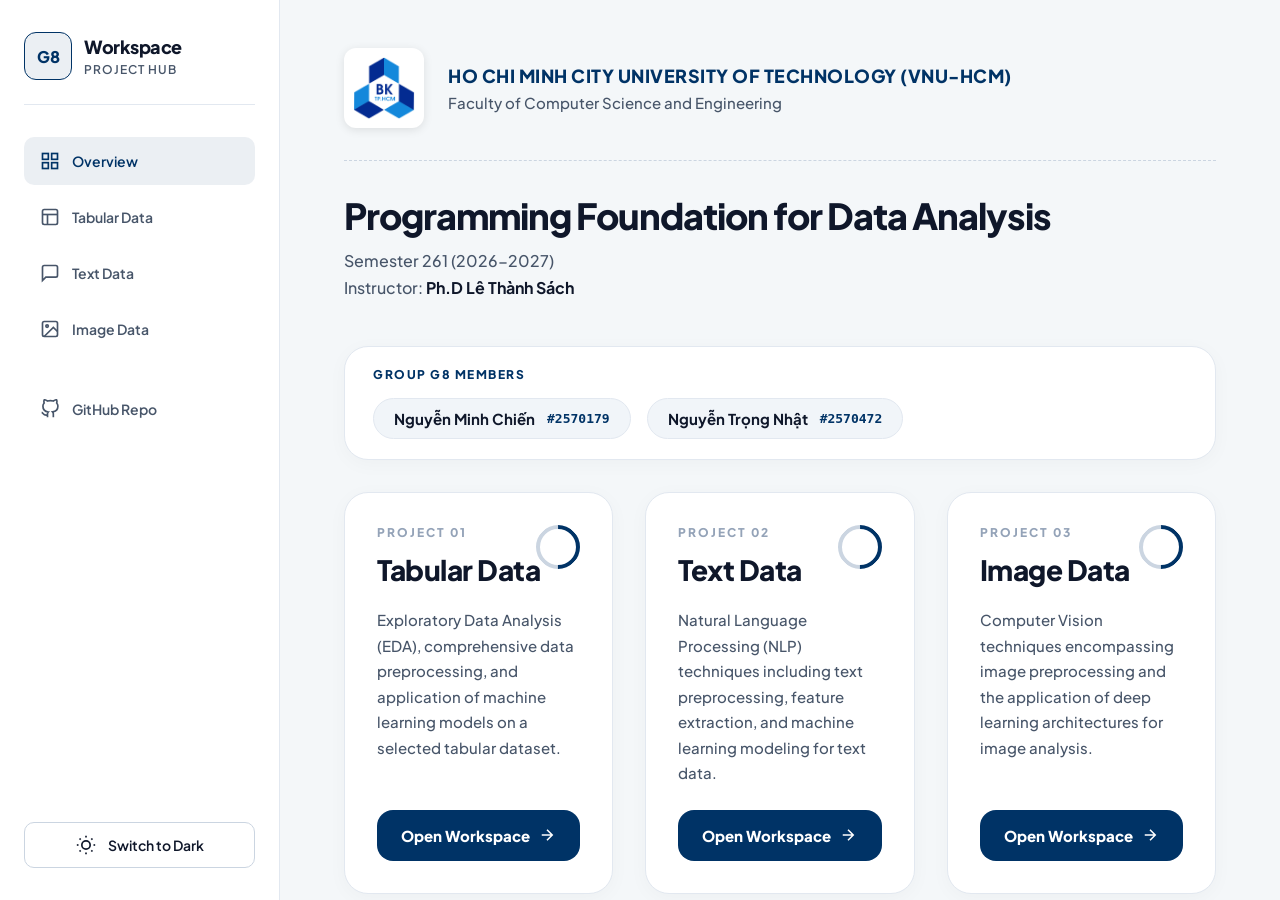
<file: index.html>
<!DOCTYPE html>
<html lang="vi" data-theme="light">

<head>
  <meta charset="UTF-8" />
  <meta name="viewport" content="width=device-width, initial-scale=1.0" />
  <title>G8 Workspace — Nền Tảng Lập Trình</title>
  <link href="https://fonts.googleapis.com/css2?family=Plus+Jakarta+Sans:wght@400;500;600;700;800&display=swap"
    rel="stylesheet" />
  <style>
    * {
      box-sizing: border-box;
      margin: 0;
      padding: 0;
    }

    /* --- CSS VARIABLES FOR THEMING --- */
    :root {
      /* Bảng màu HCMUT cố định */
      --hcmut-blue: #003366;
      --hcmut-gold: #fbc02d;

      /* DARK THEME (Mặc định) */
      --bg-app: #04101a;
      --bg-sidebar: #071726;
      --text-primary: #ffffff;
      --text-secondary: rgba(255, 255, 255, 0.6);
      --text-tertiary: rgba(255, 255, 255, 0.4);
      --border-light: rgba(255, 255, 255, 0.05);
      --border-medium: rgba(255, 255, 255, 0.1);
      --bg-card: rgba(255, 255, 255, 0.02);
      --bg-card-hover: rgba(255, 255, 255, 0.04);
      --bg-hover: rgba(255, 255, 255, 0.05);

      /* Accent Dark */
      --accent-main: #fbc02d;
      /* Gold */
      --accent-bg: rgba(251, 192, 45, 0.1);
      --accent-text: #071726;
      /* Chữ trên nền vàng */
      --shadow-card: none;
    }

    [data-theme="light"] {
      /* LIGHT THEME */
      --bg-app: #f4f7f9;
      --bg-sidebar: #ffffff;
      --text-primary: #0f172a;
      /* Slate 900 */
      --text-secondary: #475569;
      /* Slate 600 */
      --text-tertiary: #94a3b8;
      /* Slate 400 */
      --border-light: #e2e8f0;
      --border-medium: #cbd5e1;
      --bg-card: #ffffff;
      --bg-card-hover: #f8fafc;
      --bg-hover: #f1f5f9;

      /* Accent Light - Dùng màu Xanh Bách Khoa làm chủ đạo để dễ đọc */
      --accent-main: #003366;
      --accent-bg: rgba(0, 51, 102, 0.08);
      --accent-text: #ffffff;
      /* Chữ trên nền xanh */
      --shadow-card: 0 4px 20px rgba(0, 0, 0, 0.03);
    }

    body {
      font-family: 'Plus Jakarta Sans', sans-serif;
      background-color: var(--bg-app);
      color: var(--text-primary);
    }

    .app-container {
      display: flex;
      height: 100vh;
      overflow: hidden;
    }

    /* ─── SIDEBAR NAV ─── */
    .sidebar {
      width: 280px;
      background: var(--bg-sidebar);
      border-right: 1px solid var(--border-light);
      padding: 32px 24px;
      display: flex;
      flex-direction: column;
    }

    .logo-container {
      display: flex;
      align-items: center;
      gap: 12px;
      margin-bottom: 32px;
      padding-bottom: 24px;
      border-bottom: 1px solid var(--border-light);
    }

    .sidebar-avatar {
      width: 48px;
      height: 48px;
      background: var(--accent-bg);
      border: 1px solid var(--accent-main);
      border-radius: 12px;
      display: flex;
      align-items: center;
      justify-content: center;
      color: var(--accent-main);
      font-weight: 800;
      font-size: 16px;
    }

    .brand-group {
      display: flex;
      flex-direction: column;
    }

    .brand-name {
      font-weight: 800;
      font-size: 18px;
      letter-spacing: -0.5px;
      color: var(--text-primary);
    }

    .brand-sub {
      font-size: 12px;
      color: var(--text-secondary);
      text-transform: uppercase;
      letter-spacing: 1px;
      font-weight: 600;
      margin-top: 4px;
    }

    .nav-menu {
      display: flex;
      flex-direction: column;
      gap: 8px;
    }

    .nav-item {
      padding: 14px 16px;
      border-radius: 10px;
      font-size: 14px;
      font-weight: 600;
      color: var(--text-secondary);
      display: flex;
      align-items: center;
      gap: 12px;
      cursor: pointer;
      text-decoration: none;
    }

    .nav-item:hover {
      background: var(--bg-hover);
      color: var(--text-primary);
    }

    .nav-item.active {
      background: var(--accent-bg);
      color: var(--accent-main);
    }

    .nav-icon {
      width: 20px;
      height: 20px;
      stroke: currentColor;
      stroke-width: 2;
      fill: none;
    }

    /* Theme Toggle Button */
    .theme-toggle {
      margin-top: auto;
      /* Đẩy xuống dưới cùng */
      background: transparent;
      border: 1px solid var(--border-medium);
      color: var(--text-primary);
      padding: 12px 16px;
      border-radius: 10px;
      display: flex;
      align-items: center;
      justify-content: center;
      gap: 12px;
      font-weight: 600;
      font-size: 14px;
      cursor: pointer;
      transition: all 0.2s;
      font-family: inherit;
    }

    .theme-toggle:hover {
      background: var(--bg-hover);
    }

    .theme-toggle svg {
      width: 20px;
      height: 20px;
      stroke: currentColor;
      stroke-width: 2;
      fill: none;
    }

    /* ─── MAIN CONTENT (DASHBOARD) ─── */
    .main-content {
      flex: 1;
      padding: 48px 64px;
      overflow-y: auto;
      background: var(--bg-app);
    }

    /* UNIV HEADER */
    .univ-header {
      display: flex;
      align-items: center;
      gap: 24px;
      margin-bottom: 32px;
      padding-bottom: 32px;
      border-bottom: 1px dashed var(--border-medium);
    }

    /* Thêm background trắng nhẹ cho logo HCMUT để luôn nổi bật trên nền tối */
    .univ-logo {
      width: 80px;
      height: 80px;
      object-fit: contain;
      background: #ffffff;
      border-radius: 12px;
      padding: 8px;
      box-shadow: 0 2px 10px rgba(0, 0, 0, 0.1);
    }

    .univ-name {
      font-size: 18px;
      font-weight: 800;
      color: var(--accent-main);
      letter-spacing: 0.5px;
      text-transform: uppercase;
      margin-bottom: 6px;
    }

    .faculty-name {
      font-size: 15px;
      color: var(--text-secondary);
      font-weight: 500;
    }

    .header {
      margin-bottom: 48px;
    }

    .course-title {
      font-size: 36px;
      font-weight: 800;
      margin-bottom: 12px;
      letter-spacing: -1px;
    }

    .course-subtitle {
      color: var(--text-secondary);
      font-size: 16px;
      font-weight: 500;
    }

    .course-subtitle strong {
      color: var(--text-primary);
    }

    /* BENTO GRID */
    .dashboard-grid {
      display: grid;
      grid-template-columns: repeat(3, 1fr);
      gap: 32px;
    }

    .widget {
      background: var(--bg-card);
      border: 1px solid var(--border-light);
      border-radius: 24px;
      padding: 32px;
      display: flex;
      flex-direction: column;
      box-shadow: var(--shadow-card);
    }

    .widget:hover {
      border-color: var(--accent-main);
      background: var(--bg-card-hover);
    }

    /* Kích thước các widget */
    .w-team {
      grid-column: span 3;
      display: flex;
      flex-direction: row;
      justify-content: space-between;
      align-items: center;
      padding: 20px 28px;
    }

    .w-project {
      grid-column: span 1;
      min-height: 320px;
    }

    /* Widget nội dung */
    .w-title {
      font-size: 12px;
      font-weight: 800;
      color: var(--accent-main);
      text-transform: uppercase;
      letter-spacing: 1.5px;
      margin-bottom: 16px;
    }

    /* Team Widget */
    .team-list {
      display: flex;
      gap: 16px;
      flex-wrap: wrap;
    }

    .member-badge {
      background: var(--bg-hover);
      border: 1px solid var(--border-light);
      padding: 10px 20px;
      border-radius: 100px;
      display: flex;
      align-items: center;
      gap: 12px;
    }

    .member-name {
      font-weight: 700;
      font-size: 15px;
      color: var(--text-primary);
    }

    .member-id {
      font-family: monospace;
      font-size: 13px;
      color: var(--accent-main);
      font-weight: 600;
    }

    /* Project Widget */
    .w-project {
      position: relative;
    }

    .p-tag {
      font-size: 12px;
      font-weight: 800;
      color: var(--text-tertiary);
      letter-spacing: 2px;
      margin-bottom: 12px;
    }

    .p-title {
      font-size: 28px;
      font-weight: 800;
      margin-bottom: 20px;
      letter-spacing: -0.5px;
    }

    .p-desc {
      font-size: 15px;
      color: var(--text-secondary);
      line-height: 1.7;
      font-weight: 500;
      margin-bottom: 24px;
    }

    .status-ring {
      position: absolute;
      top: 32px;
      right: 32px;
      width: 44px;
      height: 44px;
      border-radius: 50%;
      border: 4px solid var(--border-medium);
      border-top-color: var(--accent-main);
      border-right-color: var(--accent-main);
      transform: rotate(45deg);
    }

    .btn-open {
      margin-top: auto;
      display: inline-flex;
      align-items: center;
      justify-content: center;
      gap: 8px;
      background: var(--accent-main);
      color: var(--accent-text);
      font-weight: 800;
      font-size: 15px;
      padding: 16px;
      border-radius: 16px;
      text-decoration: none;
      transition: all 0.2s;
    }

    .btn-open:hover {
      filter: brightness(1.1);
      transform: scale(1.02);
    }
  </style>
</head>

<body>
  <div class="app-container">

    <!-- SIDEBAR -->
    <div class="sidebar">
      <div class="logo-container">
        <div class="sidebar-avatar">G8</div>
        <div class="brand-group">
          <div class="brand-name">Workspace</div>
          <div class="brand-sub">Project Hub</div>
        </div>
      </div>
      <div class="nav-menu">
        <a href="index.html" class="nav-item active">
          <svg class="nav-icon" viewBox="0 0 24 24">
            <rect x="3" y="3" width="7" height="7"></rect>
            <rect x="14" y="3" width="7" height="7"></rect>
            <rect x="14" y="14" width="7" height="7"></rect>
            <rect x="3" y="14" width="7" height="7"></rect>
          </svg>
          Overview
        </a>
        <a href="tabular.html" class="nav-item">
          <svg class="nav-icon" viewBox="0 0 24 24">
            <rect x="3" y="3" width="18" height="18" rx="2" ry="2"></rect>
            <line x1="3" y1="9" x2="21" y2="9"></line>
            <line x1="9" y1="21" x2="9" y2="9"></line>
          </svg>
          Tabular Data
        </a>
        <a href="text.html" class="nav-item">
          <svg class="nav-icon" viewBox="0 0 24 24">
            <path d="M21 15a2 2 0 0 1-2 2H7l-4 4V5a2 2 0 0 1 2-2h14a2 2 0 0 1 2 2z"></path>
          </svg>
          Text Data
        </a>
        <a href="image.html" class="nav-item">
          <svg class="nav-icon" viewBox="0 0 24 24">
            <rect x="3" y="3" width="18" height="18" rx="2" ry="2"></rect>
            <circle cx="8.5" cy="8.5" r="1.5"></circle>
            <polyline points="21 15 16 10 5 21"></polyline>
          </svg>
          Image Data
        </a>
        <a href="https://github.com/nhatnguyen920/G8-Workspace" target="_blank" class="nav-item" style="margin-top: 24px;">
          <svg class="nav-icon" viewBox="0 0 24 24">
            <path
              d="M9 19c-5 1.5-5-2.5-7-3m14 6v-3.87a3.37 3.37 0 0 0-.94-2.61c3.14-.35 6.44-1.54 6.44-7A5.44 5.44 0 0 0 20 4.77 5.07 5.07 0 0 0 19.91 1S18.73.65 16 2.48a13.38 13.38 0 0 0-7 0C6.27.65 5.09 1 5.09 1A5.07 5.07 0 0 0 5 4.77a5.44 5.44 0 0 0-1.5 3.78c0 5.42 3.3 6.61 6.44 7A3.37 3.37 0 0 0 9 18.13V22">
            </path>
          </svg>
          GitHub Repo
        </a>
      </div>

      <!-- Nút chuyển theme -->
      <button class="theme-toggle" id="theme-btn">
        <svg id="theme-icon" viewBox="0 0 24 24">
          <circle cx="12" cy="12" r="5"></circle><line x1="12" y1="1" x2="12" y2="3"></line><line x1="12" y1="21" x2="12" y2="23"></line><line x1="4.22" y1="4.22" x2="5.64" y2="5.64"></line><line x1="18.36" y1="18.36" x2="19.78" y2="19.78"></line><line x1="1" y1="12" x2="3" y2="12"></line><line x1="21" y1="12" x2="23" y2="12"></line><line x1="4.22" y1="19.78" x2="5.64" y2="18.36"></line><line x1="18.36" y1="5.64" x2="19.78" y2="4.22"></line>
        </svg>
        <span id="theme-text">Switch to Dark</span>
      </button>
    </div>

    <!-- MAIN DASHBOARD -->
    <div class="main-content">

      <!-- UNIVERSITY HEADER -->
      <div class="univ-header">
        <img src="image/hcmut.png" alt="HCMUT Logo" class="univ-logo">
        <div>
          <div class="univ-name">Ho Chi Minh City University of Technology (VNU-HCM)</div>
          <div class="faculty-name">Faculty of Computer Science and Engineering</div>
        </div>
      </div>

      <div class="header">
        <h1 class="course-title">Programming Foundation for Data Analysis</h1>
        <div class="course-subtitle" style="margin-bottom: 6px;">Semester 261 (2026-2027)</div>
        <div class="course-subtitle">Instructor: <strong>Ph.D Lê Thành Sách</strong></div>
      </div>

      <div class="dashboard-grid">

        <!-- ROW 1: TEAM OVERVIEW -->
        <div class="widget w-team">
          <div style="width: 100%;">
            <div class="w-title">Group G8 Members</div>
            <div class="team-list">
              <div class="member-badge">
                <span class="member-name">Nguyễn Minh Chiến</span>
                <span class="member-id">#2570179</span>
              </div>
              <div class="member-badge">
                <span class="member-name">Nguyễn Trọng Nhật</span>
                <span class="member-id">#2570472</span>
              </div>
            </div>
          </div>
        </div>

        <!-- ROW 2: PROJECTS -->
        <!-- Tabular -->
        <div class="widget w-project">
          <div class="status-ring"></div>
          <div class="p-tag">PROJECT 01</div>
          <div class="p-title">Tabular Data</div>
          <div class="p-desc">Exploratory Data Analysis (EDA), comprehensive data preprocessing, and application of machine learning models on a selected tabular dataset.</div>
          <a href="tabular.html" class="btn-open">
            Open Workspace
            <svg width="18" height="18" viewBox="0 0 24 24" fill="none" stroke="currentColor" stroke-width="2">
              <path d="M5 12h14M12 5l7 7-7 7" />
            </svg>
          </a>
        </div>

        <!-- Text -->
        <div class="widget w-project">
          <div class="status-ring"></div>
          <div class="p-tag">PROJECT 02</div>
          <div class="p-title">Text Data</div>
          <div class="p-desc">Natural Language Processing (NLP) techniques including text preprocessing, feature extraction, and machine learning modeling for text data.</div>
          <a href="text.html" class="btn-open">
            Open Workspace
            <svg width="18" height="18" viewBox="0 0 24 24" fill="none" stroke="currentColor" stroke-width="2">
              <path d="M5 12h14M12 5l7 7-7 7" />
            </svg>
          </a>
        </div>

        <!-- Image -->
        <div class="widget w-project">
          <div class="status-ring"></div>
          <div class="p-tag">PROJECT 03</div>
          <div class="p-title">Image Data</div>
          <div class="p-desc">Computer Vision techniques encompassing image preprocessing and the application of deep learning architectures for image analysis.</div>
          <a href="image.html" class="btn-open">
            Open Workspace
            <svg width="18" height="18" viewBox="0 0 24 24" fill="none" stroke="currentColor" stroke-width="2">
              <path d="M5 12h14M12 5l7 7-7 7" />
            </svg>
          </a>
        </div>

      </div>
    </div>
  </div>

  <script>
    // Logic đổi theme Dark / Light
    const themeBtn = document.getElementById('theme-btn');
    const themeIcon = document.getElementById('theme-icon');
    const themeText = document.getElementById('theme-text');
    const htmlEl = document.documentElement;

    themeBtn.addEventListener('click', () => {
      const currentTheme = htmlEl.getAttribute('data-theme');
      if (currentTheme === 'dark') {
        htmlEl.setAttribute('data-theme', 'light');
        themeText.textContent = 'Switch to Dark';
        // Icon Sun
        themeIcon.innerHTML = '<circle cx="12" cy="12" r="5"></circle><line x1="12" y1="1" x2="12" y2="3"></line><line x1="12" y1="21" x2="12" y2="23"></line><line x1="4.22" y1="4.22" x2="5.64" y2="5.64"></line><line x1="18.36" y1="18.36" x2="19.78" y2="19.78"></line><line x1="1" y1="12" x2="3" y2="12"></line><line x1="21" y1="12" x2="23" y2="12"></line><line x1="4.22" y1="19.78" x2="5.64" y2="18.36"></line><line x1="18.36" y1="5.64" x2="19.78" y2="4.22"></line>';
      } else {
        htmlEl.setAttribute('data-theme', 'dark');
        themeText.textContent = 'Switch to Light';
        // Icon Moon
        themeIcon.innerHTML = '<path d="M21 12.79A9 9 0 1 1 11.21 3 7 7 0 0 0 21 12.79z"></path>';
      }
    });
  </script>
</body>

</html>
</file>
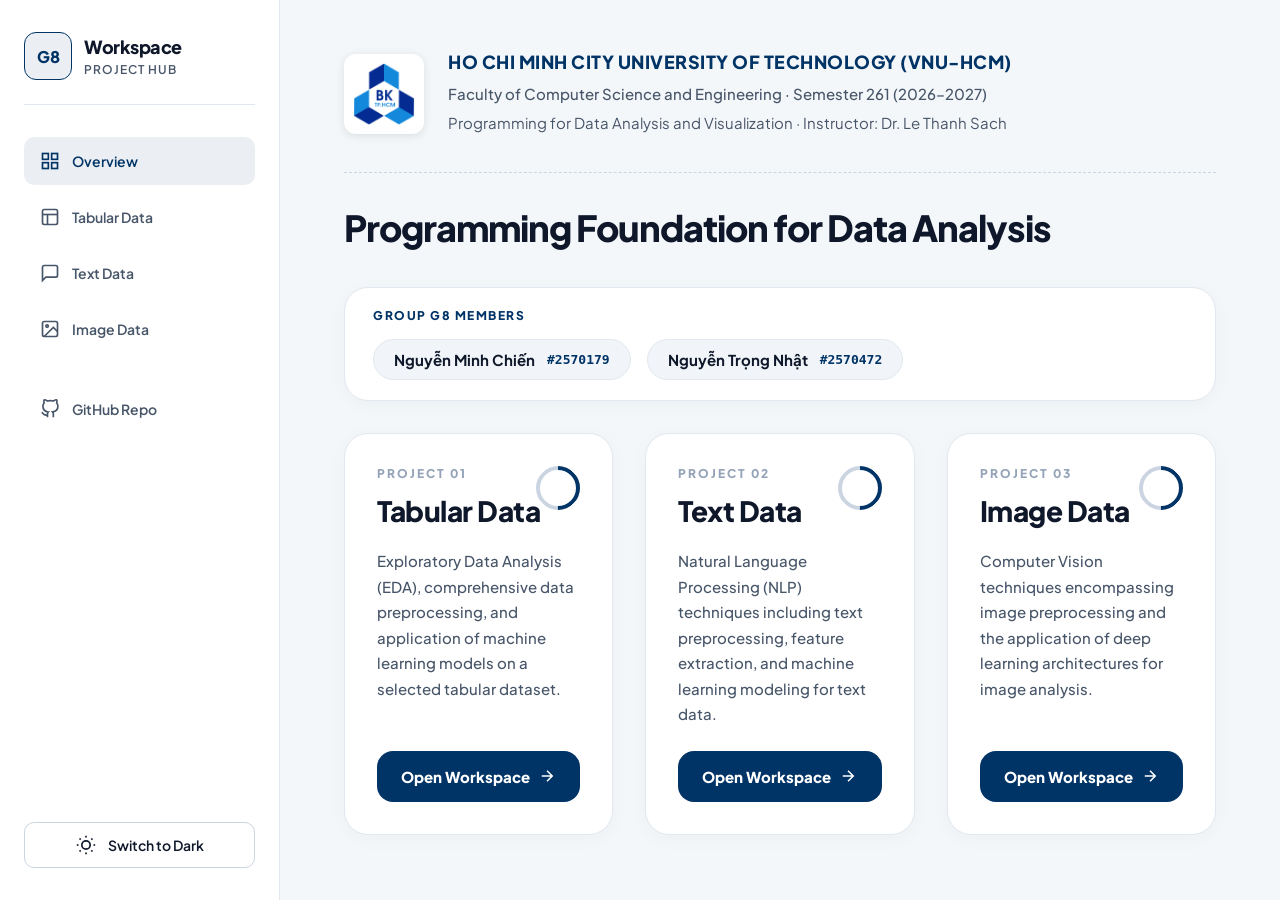
<file: docs/index.html>
<!DOCTYPE html>

<html data-theme="light" lang="vi">
<head>
<meta charset="utf-8"/>
<meta content="width=device-width, initial-scale=1.0" name="viewport"/>
<title>G8 Workspace — Nền Tảng Lập Trình</title>
<link href="https://fonts.googleapis.com/css2?family=Plus+Jakarta+Sans:wght@400;500;600;700;800&amp;display=swap" rel="stylesheet"/>
<style>
    * {
      box-sizing: border-box;
      margin: 0;
      padding: 0;
    }

    /* --- CSS VARIABLES FOR THEMING --- */
    :root {
      /* Bảng màu HCMUT cố định */
      --hcmut-blue: #003366;
      --hcmut-gold: #fbc02d;

      /* DARK THEME (Mặc định) */
      --bg-app: #04101a;
      --bg-sidebar: #071726;
      --text-primary: #ffffff;
      --text-secondary: rgba(255, 255, 255, 0.6);
      --text-tertiary: rgba(255, 255, 255, 0.4);
      --border-light: rgba(255, 255, 255, 0.05);
      --border-medium: rgba(255, 255, 255, 0.1);
      --bg-card: rgba(255, 255, 255, 0.02);
      --bg-card-hover: rgba(255, 255, 255, 0.04);
      --bg-hover: rgba(255, 255, 255, 0.05);

      /* Accent Dark */
      --accent-main: #fbc02d;
      /* Gold */
      --accent-bg: rgba(251, 192, 45, 0.1);
      --accent-text: #071726;
      /* Chữ trên nền vàng */
      --shadow-card: none;
    }

    [data-theme="light"] {
      /* LIGHT THEME */
      --bg-app: #f4f7f9;
      --bg-sidebar: #ffffff;
      --text-primary: #0f172a;
      /* Slate 900 */
      --text-secondary: #475569;
      /* Slate 600 */
      --text-tertiary: #94a3b8;
      /* Slate 400 */
      --border-light: #e2e8f0;
      --border-medium: #cbd5e1;
      --bg-card: #ffffff;
      --bg-card-hover: #f8fafc;
      --bg-hover: #f1f5f9;

      /* Accent Light - Dùng màu Xanh Bách Khoa làm chủ đạo để dễ đọc */
      --accent-main: #003366;
      --accent-bg: rgba(0, 51, 102, 0.08);
      --accent-text: #ffffff;
      /* Chữ trên nền xanh */
      --shadow-card: 0 4px 20px rgba(0, 0, 0, 0.03);
    }

    body {
      font-family: 'Plus Jakarta Sans', sans-serif;
      background-color: var(--bg-app);
      color: var(--text-primary);
    }

    .app-container {
      display: flex;
      height: 100vh;
      overflow: hidden;
    }

    /* ─── SIDEBAR NAV ─── */
    .sidebar {
      width: 280px;
      background: var(--bg-sidebar);
      border-right: 1px solid var(--border-light);
      padding: 32px 24px;
      display: flex;
      flex-direction: column;
    }

    .logo-container {
      display: flex;
      align-items: center;
      gap: 12px;
      margin-bottom: 32px;
      padding-bottom: 24px;
      border-bottom: 1px solid var(--border-light);
    }

    .sidebar-avatar {
      width: 48px;
      height: 48px;
      background: var(--accent-bg);
      border: 1px solid var(--accent-main);
      border-radius: 12px;
      display: flex;
      align-items: center;
      justify-content: center;
      color: var(--accent-main);
      font-weight: 800;
      font-size: 16px;
    }

    .brand-group {
      display: flex;
      flex-direction: column;
    }

    .brand-name {
      font-weight: 800;
      font-size: 18px;
      letter-spacing: -0.5px;
      color: var(--text-primary);
    }

    .brand-sub {
      font-size: 12px;
      color: var(--text-secondary);
      text-transform: uppercase;
      letter-spacing: 1px;
      font-weight: 600;
      margin-top: 4px;
    }

    .nav-menu {
      display: flex;
      flex-direction: column;
      gap: 8px;
    }

    .nav-item {
      padding: 14px 16px;
      border-radius: 10px;
      font-size: 14px;
      font-weight: 600;
      color: var(--text-secondary);
      display: flex;
      align-items: center;
      gap: 12px;
      cursor: pointer;
      text-decoration: none;
    }

    .nav-item:hover {
      background: var(--bg-hover);
      color: var(--text-primary);
    }

    .nav-item.active {
      background: var(--accent-bg);
      color: var(--accent-main);
    }

    .nav-icon {
      width: 20px;
      height: 20px;
      stroke: currentColor;
      stroke-width: 2;
      fill: none;
    }

    /* Theme Toggle Button */
    .theme-toggle {
      margin-top: auto;
      /* Đẩy xuống dưới cùng */
      background: transparent;
      border: 1px solid var(--border-medium);
      color: var(--text-primary);
      padding: 12px 16px;
      border-radius: 10px;
      display: flex;
      align-items: center;
      justify-content: center;
      gap: 12px;
      font-weight: 600;
      font-size: 14px;
      cursor: pointer;
      transition: all 0.2s;
      font-family: inherit;
    }

    .theme-toggle:hover {
      background: var(--bg-hover);
    }

    .theme-toggle svg {
      width: 20px;
      height: 20px;
      stroke: currentColor;
      stroke-width: 2;
      fill: none;
    }

    /* ─── MAIN CONTENT (DASHBOARD) ─── */
    .main-content {
      flex: 1;
      padding: 48px 64px;
      overflow-y: auto;
      background: var(--bg-app);
    }

    /* UNIV HEADER */
    .univ-header {
      display: flex;
      align-items: center;
      gap: 24px;
      margin-bottom: 32px;
      padding-bottom: 32px;
      border-bottom: 1px dashed var(--border-medium);
    }

    /* Thêm background trắng nhẹ cho logo HCMUT để luôn nổi bật trên nền tối */
    .univ-logo {
      width: 80px;
      height: 80px;
      object-fit: contain;
      background: #ffffff;
      border-radius: 12px;
      padding: 8px;
      box-shadow: 0 2px 10px rgba(0, 0, 0, 0.1);
    }

    .univ-name {
      font-size: 18px;
      font-weight: 800;
      color: var(--accent-main);
      letter-spacing: 0.5px;
      text-transform: uppercase;
      margin-bottom: 6px;
    }

    .faculty-name {
      font-size: 15px;
      color: var(--text-secondary);
      font-weight: 500;
    }

    .header {
      margin-bottom: 48px;
    }

    .course-title {
      font-size: 36px;
      font-weight: 800;
      margin-bottom: 12px;
      letter-spacing: -1px;
    }

    .course-subtitle {
      color: var(--text-secondary);
      font-size: 16px;
      font-weight: 500;
    }

    .course-subtitle strong {
      color: var(--text-primary);
    }

    /* BENTO GRID */
    .dashboard-grid {
      display: grid;
      grid-template-columns: repeat(3, 1fr);
      gap: 32px;
    }

    .widget {
      background: var(--bg-card);
      border: 1px solid var(--border-light);
      border-radius: 24px;
      padding: 32px;
      display: flex;
      flex-direction: column;
      box-shadow: var(--shadow-card);
    }

    .widget:hover {
      border-color: var(--accent-main);
      background: var(--bg-card-hover);
    }

    /* Kích thước các widget */
    .w-team {
      grid-column: span 3;
      display: flex;
      flex-direction: row;
      justify-content: space-between;
      align-items: center;
      padding: 20px 28px;
    }

    .w-project {
      grid-column: span 1;
      min-height: 320px;
    }

    /* Widget nội dung */
    .w-title {
      font-size: 12px;
      font-weight: 800;
      color: var(--accent-main);
      text-transform: uppercase;
      letter-spacing: 1.5px;
      margin-bottom: 16px;
    }

    /* Team Widget */
    .team-list {
      display: flex;
      gap: 16px;
      flex-wrap: wrap;
    }

    .member-badge {
      background: var(--bg-hover);
      border: 1px solid var(--border-light);
      padding: 10px 20px;
      border-radius: 100px;
      display: flex;
      align-items: center;
      gap: 12px;
    }

    .member-name {
      font-weight: 700;
      font-size: 15px;
      color: var(--text-primary);
    }

    .member-id {
      font-family: monospace;
      font-size: 13px;
      color: var(--accent-main);
      font-weight: 600;
    }

    /* Project Widget */
    .w-project {
      position: relative;
    }

    .p-tag {
      font-size: 12px;
      font-weight: 800;
      color: var(--text-tertiary);
      letter-spacing: 2px;
      margin-bottom: 12px;
    }

    .p-title {
      font-size: 28px;
      font-weight: 800;
      margin-bottom: 20px;
      letter-spacing: -0.5px;
    }

    .p-desc {
      font-size: 15px;
      color: var(--text-secondary);
      line-height: 1.7;
      font-weight: 500;
      margin-bottom: 24px;
    }

    .status-ring {
      position: absolute;
      top: 32px;
      right: 32px;
      width: 44px;
      height: 44px;
      border-radius: 50%;
      border: 4px solid var(--border-medium);
      border-top-color: var(--accent-main);
      border-right-color: var(--accent-main);
      transform: rotate(45deg);
    }

    .btn-open {
      margin-top: auto;
      display: inline-flex;
      align-items: center;
      justify-content: center;
      gap: 8px;
      background: var(--accent-main);
      color: var(--accent-text);
      font-weight: 800;
      font-size: 15px;
      padding: 16px;
      border-radius: 16px;
      text-decoration: none;
      transition: all 0.2s;
    }

    .btn-open:hover {
      filter: brightness(1.1);
      transform: scale(1.02);
    }
  </style>
<style id="shared-page-heading-style">
/* Match the Tabular report heading; keep project content and cards intact. */
.main-content > .univ-banner{display:flex;align-items:center;gap:24px;margin-bottom:32px;padding-bottom:32px;border-bottom:1px dashed var(--border-medium)}
.main-content > .univ-banner img{width:80px;height:80px;object-fit:contain;background:#fff;border-radius:12px;padding:8px;box-shadow:0 2px 10px rgba(0,0,0,.1)}
.main-content > .univ-banner .univ-name{font-size:18px;font-weight:800;color:var(--accent-main);letter-spacing:.5px;text-transform:uppercase;margin-bottom:6px;line-height:1.5}
.main-content > .univ-banner p{margin:3px 0;color:var(--text-secondary);font-size:15px;line-height:1.75}
.main-content > .univ-banner .faculty-name{font-weight:500}
.main-content > .shared-page-heading{padding:0 0 24px;margin-bottom:0!important}
.shared-page-heading h1.course-title{font-size:36px;font-weight:800;letter-spacing:-1px;line-height:1.3;max-width:950px;margin:14px 0 12px!important}
.shared-page-heading .course-subtitle{font-size:16px!important;font-weight:500;line-height:1.75!important;max-width:900px!important;text-align:justify;text-align-last:left}
.shared-page-heading .page-eyebrow{font-size:12px!important;letter-spacing:.1em!important;text-transform:uppercase}
@media(max-width:1100px) and (min-width:901px){.shared-page-heading h1.course-title{font-size:32px}}
@media(max-width:900px){.main-content > .univ-banner{gap:16px}.main-content > .univ-banner img{width:64px;height:64px}.main-content > .univ-banner .univ-name{font-size:16px}.main-content > .univ-banner p{font-size:14px}.shared-page-heading h1.course-title{font-size:30px}}
@media(max-width:480px){.main-content > .univ-banner img{width:52px;height:52px}.main-content > .univ-banner .univ-name{font-size:14px}.main-content > .univ-banner p{font-size:13px}.shared-page-heading h1.course-title{font-size:28px}}
</style></head>
<body>
<div class="app-container">
<!-- SIDEBAR -->
<div class="sidebar">
<div class="logo-container">
<div class="sidebar-avatar">G8</div>
<div class="brand-group">
<div class="brand-name">Workspace</div>
<div class="brand-sub">Project Hub</div>
</div>
</div>
<div class="nav-menu">
<a class="nav-item active" href="index.html">
<svg class="nav-icon" viewbox="0 0 24 24">
<rect height="7" width="7" x="3" y="3"></rect>
<rect height="7" width="7" x="14" y="3"></rect>
<rect height="7" width="7" x="14" y="14"></rect>
<rect height="7" width="7" x="3" y="14"></rect>
</svg>
          Overview
        </a>
<a class="nav-item" href="tabular.html">
<svg class="nav-icon" viewbox="0 0 24 24">
<rect height="18" rx="2" ry="2" width="18" x="3" y="3"></rect>
<line x1="3" x2="21" y1="9" y2="9"></line>
<line x1="9" x2="9" y1="21" y2="9"></line>
</svg>
          Tabular Data
        </a>
<a class="nav-item" href="text.html">
<svg class="nav-icon" viewbox="0 0 24 24">
<path d="M21 15a2 2 0 0 1-2 2H7l-4 4V5a2 2 0 0 1 2-2h14a2 2 0 0 1 2 2z"></path>
</svg>
          Text Data
        </a>
<a class="nav-item" href="image.html">
<svg class="nav-icon" viewbox="0 0 24 24">
<rect height="18" rx="2" ry="2" width="18" x="3" y="3"></rect>
<circle cx="8.5" cy="8.5" r="1.5"></circle>
<polyline points="21 15 16 10 5 21"></polyline>
</svg>
          Image Data
        </a>
<a class="nav-item" href="https://github.com/nhatnguyen920/G8-Workspace" style="margin-top: 24px;" target="_blank">
<svg class="nav-icon" viewbox="0 0 24 24">
<path d="M9 19c-5 1.5-5-2.5-7-3m14 6v-3.87a3.37 3.37 0 0 0-.94-2.61c3.14-.35 6.44-1.54 6.44-7A5.44 5.44 0 0 0 20 4.77 5.07 5.07 0 0 0 19.91 1S18.73.65 16 2.48a13.38 13.38 0 0 0-7 0C6.27.65 5.09 1 5.09 1A5.07 5.07 0 0 0 5 4.77a5.44 5.44 0 0 0-1.5 3.78c0 5.42 3.3 6.61 6.44 7A3.37 3.37 0 0 0 9 18.13V22">
</path>
</svg>
          GitHub Repo
        </a>
</div>
<!-- Nút chuyển theme -->
<button class="theme-toggle" id="theme-btn">
<svg id="theme-icon" viewbox="0 0 24 24">
<circle cx="12" cy="12" r="5"></circle><line x1="12" x2="12" y1="1" y2="3"></line><line x1="12" x2="12" y1="21" y2="23"></line><line x1="4.22" x2="5.64" y1="4.22" y2="5.64"></line><line x1="18.36" x2="19.78" y1="18.36" y2="19.78"></line><line x1="1" x2="3" y1="12" y2="12"></line><line x1="21" x2="23" y1="12" y2="12"></line><line x1="4.22" x2="5.64" y1="19.78" y2="18.36"></line><line x1="18.36" x2="19.78" y1="5.64" y2="4.22"></line>
</svg>
<span id="theme-text">Switch to Dark</span>
</button>
</div>
<!-- MAIN DASHBOARD -->
<div class="main-content"><header class="univ-banner univ-header">
<img alt="HCMUT Logo" class="univ-logo" src="image/hcmut.png"/>
<div>
<div class="univ-name">Ho Chi Minh City University of Technology (VNU-HCM)</div>
<p class="faculty-name">Faculty of Computer Science and Engineering · Semester 261 (2026–2027)</p>
<p>Programming for Data Analysis and Visualization · Instructor: Dr. Le Thanh Sach</p>
</div></header>
<!-- UNIVERSITY HEADER -->
<div class="header shared-page-heading">
<h1 class="course-title">Programming Foundation for Data Analysis</h1>
</div>
<div class="dashboard-grid">
<!-- ROW 1: TEAM OVERVIEW -->
<div class="widget w-team">
<div style="width: 100%;">
<div class="w-title">Group G8 Members</div>
<div class="team-list">
<div class="member-badge">
<span class="member-name">Nguyễn Minh Chiến</span>
<span class="member-id">#2570179</span>
</div>
<div class="member-badge">
<span class="member-name">Nguyễn Trọng Nhật</span>
<span class="member-id">#2570472</span>
</div>
</div>
</div>
</div>
<!-- ROW 2: PROJECTS -->
<!-- Tabular -->
<div class="widget w-project">
<div class="status-ring"></div>
<div class="p-tag">PROJECT 01</div>
<div class="p-title">Tabular Data</div>
<div class="p-desc">Exploratory Data Analysis (EDA), comprehensive data preprocessing, and application of machine learning models on a selected tabular dataset.</div>
<a class="btn-open" href="tabular.html">
            Open Workspace
            <svg fill="none" height="18" stroke="currentColor" stroke-width="2" viewbox="0 0 24 24" width="18">
<path d="M5 12h14M12 5l7 7-7 7"></path>
</svg>
</a>
</div>
<!-- Text -->
<div class="widget w-project">
<div class="status-ring"></div>
<div class="p-tag">PROJECT 02</div>
<div class="p-title">Text Data</div>
<div class="p-desc">Natural Language Processing (NLP) techniques including text preprocessing, feature extraction, and machine learning modeling for text data.</div>
<a class="btn-open" href="text.html">
            Open Workspace
            <svg fill="none" height="18" stroke="currentColor" stroke-width="2" viewbox="0 0 24 24" width="18">
<path d="M5 12h14M12 5l7 7-7 7"></path>
</svg>
</a>
</div>
<!-- Image -->
<div class="widget w-project">
<div class="status-ring"></div>
<div class="p-tag">PROJECT 03</div>
<div class="p-title">Image Data</div>
<div class="p-desc">Computer Vision techniques encompassing image preprocessing and the application of deep learning architectures for image analysis.</div>
<a class="btn-open" href="image.html">
            Open Workspace
            <svg fill="none" height="18" stroke="currentColor" stroke-width="2" viewbox="0 0 24 24" width="18">
<path d="M5 12h14M12 5l7 7-7 7"></path>
</svg>
</a>
</div>
</div>
</div>
</div>
<script>
    // Logic đổi theme Dark / Light
    const themeBtn = document.getElementById('theme-btn');
    const themeIcon = document.getElementById('theme-icon');
    const themeText = document.getElementById('theme-text');
    const htmlEl = document.documentElement;

    themeBtn.addEventListener('click', () => {
      const currentTheme = htmlEl.getAttribute('data-theme');
      if (currentTheme === 'dark') {
        htmlEl.setAttribute('data-theme', 'light');
        themeText.textContent = 'Switch to Dark';
        // Icon Sun
        themeIcon.innerHTML = '<circle cx="12" cy="12" r="5"></circle><line x1="12" y1="1" x2="12" y2="3"></line><line x1="12" y1="21" x2="12" y2="23"></line><line x1="4.22" y1="4.22" x2="5.64" y2="5.64"></line><line x1="18.36" y1="18.36" x2="19.78" y2="19.78"></line><line x1="1" y1="12" x2="3" y2="12"></line><line x1="21" y1="12" x2="23" y2="12"></line><line x1="4.22" y1="19.78" x2="5.64" y2="18.36"></line><line x1="18.36" y1="5.64" x2="19.78" y2="4.22"></line>';
      } else {
        htmlEl.setAttribute('data-theme', 'dark');
        themeText.textContent = 'Switch to Light';
        // Icon Moon
        themeIcon.innerHTML = '<path d="M21 12.79A9 9 0 1 1 11.21 3 7 7 0 0 0 21 12.79z"></path>';
      }
    });
  </script>
</body>
</html>
</file>
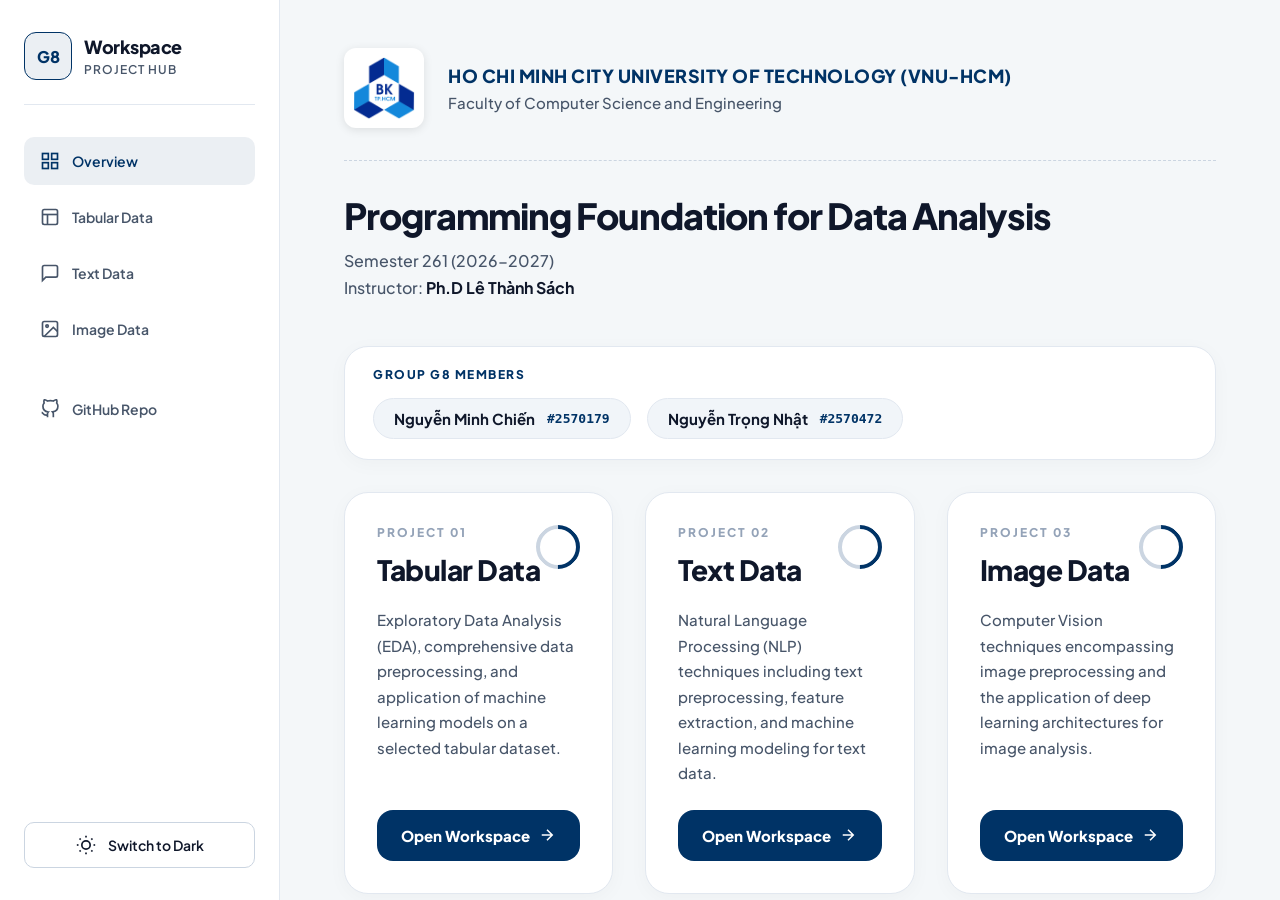
<file: page/index.html>
<!DOCTYPE html>
<html lang="vi" data-theme="light">

<head>
  <meta charset="UTF-8" />
  <meta name="viewport" content="width=device-width, initial-scale=1.0" />
  <title>G8 Workspace — Nền Tảng Lập Trình</title>
  <link href="https://fonts.googleapis.com/css2?family=Plus+Jakarta+Sans:wght@400;500;600;700;800&display=swap"
    rel="stylesheet" />
  <style>
    * {
      box-sizing: border-box;
      margin: 0;
      padding: 0;
    }

    /* --- CSS VARIABLES FOR THEMING --- */
    :root {
      /* Bảng màu HCMUT cố định */
      --hcmut-blue: #003366;
      --hcmut-gold: #fbc02d;

      /* DARK THEME (Mặc định) */
      --bg-app: #04101a;
      --bg-sidebar: #071726;
      --text-primary: #ffffff;
      --text-secondary: rgba(255, 255, 255, 0.6);
      --text-tertiary: rgba(255, 255, 255, 0.4);
      --border-light: rgba(255, 255, 255, 0.05);
      --border-medium: rgba(255, 255, 255, 0.1);
      --bg-card: rgba(255, 255, 255, 0.02);
      --bg-card-hover: rgba(255, 255, 255, 0.04);
      --bg-hover: rgba(255, 255, 255, 0.05);

      /* Accent Dark */
      --accent-main: #fbc02d;
      /* Gold */
      --accent-bg: rgba(251, 192, 45, 0.1);
      --accent-text: #071726;
      /* Chữ trên nền vàng */
      --shadow-card: none;
    }

    [data-theme="light"] {
      /* LIGHT THEME */
      --bg-app: #f4f7f9;
      --bg-sidebar: #ffffff;
      --text-primary: #0f172a;
      /* Slate 900 */
      --text-secondary: #475569;
      /* Slate 600 */
      --text-tertiary: #94a3b8;
      /* Slate 400 */
      --border-light: #e2e8f0;
      --border-medium: #cbd5e1;
      --bg-card: #ffffff;
      --bg-card-hover: #f8fafc;
      --bg-hover: #f1f5f9;

      /* Accent Light - Dùng màu Xanh Bách Khoa làm chủ đạo để dễ đọc */
      --accent-main: #003366;
      --accent-bg: rgba(0, 51, 102, 0.08);
      --accent-text: #ffffff;
      /* Chữ trên nền xanh */
      --shadow-card: 0 4px 20px rgba(0, 0, 0, 0.03);
    }

    body {
      font-family: 'Plus Jakarta Sans', sans-serif;
      background-color: var(--bg-app);
      color: var(--text-primary);
    }

    .app-container {
      display: flex;
      height: 100vh;
      overflow: hidden;
    }

    /* ─── SIDEBAR NAV ─── */
    .sidebar {
      width: 280px;
      background: var(--bg-sidebar);
      border-right: 1px solid var(--border-light);
      padding: 32px 24px;
      display: flex;
      flex-direction: column;
    }

    .logo-container {
      display: flex;
      align-items: center;
      gap: 12px;
      margin-bottom: 32px;
      padding-bottom: 24px;
      border-bottom: 1px solid var(--border-light);
    }

    .sidebar-avatar {
      width: 48px;
      height: 48px;
      background: var(--accent-bg);
      border: 1px solid var(--accent-main);
      border-radius: 12px;
      display: flex;
      align-items: center;
      justify-content: center;
      color: var(--accent-main);
      font-weight: 800;
      font-size: 16px;
    }

    .brand-group {
      display: flex;
      flex-direction: column;
    }

    .brand-name {
      font-weight: 800;
      font-size: 18px;
      letter-spacing: -0.5px;
      color: var(--text-primary);
    }

    .brand-sub {
      font-size: 12px;
      color: var(--text-secondary);
      text-transform: uppercase;
      letter-spacing: 1px;
      font-weight: 600;
      margin-top: 4px;
    }

    .nav-menu {
      display: flex;
      flex-direction: column;
      gap: 8px;
    }

    .nav-item {
      padding: 14px 16px;
      border-radius: 10px;
      font-size: 14px;
      font-weight: 600;
      color: var(--text-secondary);
      display: flex;
      align-items: center;
      gap: 12px;
      cursor: pointer;
      text-decoration: none;
    }

    .nav-item:hover {
      background: var(--bg-hover);
      color: var(--text-primary);
    }

    .nav-item.active {
      background: var(--accent-bg);
      color: var(--accent-main);
    }

    .nav-icon {
      width: 20px;
      height: 20px;
      stroke: currentColor;
      stroke-width: 2;
      fill: none;
    }

    /* Theme Toggle Button */
    .theme-toggle {
      margin-top: auto;
      /* Đẩy xuống dưới cùng */
      background: transparent;
      border: 1px solid var(--border-medium);
      color: var(--text-primary);
      padding: 12px 16px;
      border-radius: 10px;
      display: flex;
      align-items: center;
      justify-content: center;
      gap: 12px;
      font-weight: 600;
      font-size: 14px;
      cursor: pointer;
      transition: all 0.2s;
      font-family: inherit;
    }

    .theme-toggle:hover {
      background: var(--bg-hover);
    }

    .theme-toggle svg {
      width: 20px;
      height: 20px;
      stroke: currentColor;
      stroke-width: 2;
      fill: none;
    }

    /* ─── MAIN CONTENT (DASHBOARD) ─── */
    .main-content {
      flex: 1;
      padding: 48px 64px;
      overflow-y: auto;
      background: var(--bg-app);
    }

    /* UNIV HEADER */
    .univ-header {
      display: flex;
      align-items: center;
      gap: 24px;
      margin-bottom: 32px;
      padding-bottom: 32px;
      border-bottom: 1px dashed var(--border-medium);
    }

    /* Thêm background trắng nhẹ cho logo HCMUT để luôn nổi bật trên nền tối */
    .univ-logo {
      width: 80px;
      height: 80px;
      object-fit: contain;
      background: #ffffff;
      border-radius: 12px;
      padding: 8px;
      box-shadow: 0 2px 10px rgba(0, 0, 0, 0.1);
    }

    .univ-name {
      font-size: 18px;
      font-weight: 800;
      color: var(--accent-main);
      letter-spacing: 0.5px;
      text-transform: uppercase;
      margin-bottom: 6px;
    }

    .faculty-name {
      font-size: 15px;
      color: var(--text-secondary);
      font-weight: 500;
    }

    .header {
      margin-bottom: 48px;
    }

    .course-title {
      font-size: 36px;
      font-weight: 800;
      margin-bottom: 12px;
      letter-spacing: -1px;
    }

    .course-subtitle {
      color: var(--text-secondary);
      font-size: 16px;
      font-weight: 500;
    }

    .course-subtitle strong {
      color: var(--text-primary);
    }

    /* BENTO GRID */
    .dashboard-grid {
      display: grid;
      grid-template-columns: repeat(3, 1fr);
      gap: 32px;
    }

    .widget {
      background: var(--bg-card);
      border: 1px solid var(--border-light);
      border-radius: 24px;
      padding: 32px;
      display: flex;
      flex-direction: column;
      box-shadow: var(--shadow-card);
    }

    .widget:hover {
      border-color: var(--accent-main);
      background: var(--bg-card-hover);
    }

    /* Kích thước các widget */
    .w-team {
      grid-column: span 3;
      display: flex;
      flex-direction: row;
      justify-content: space-between;
      align-items: center;
      padding: 20px 28px;
    }

    .w-project {
      grid-column: span 1;
      min-height: 320px;
    }

    /* Widget nội dung */
    .w-title {
      font-size: 12px;
      font-weight: 800;
      color: var(--accent-main);
      text-transform: uppercase;
      letter-spacing: 1.5px;
      margin-bottom: 16px;
    }

    /* Team Widget */
    .team-list {
      display: flex;
      gap: 16px;
      flex-wrap: wrap;
    }

    .member-badge {
      background: var(--bg-hover);
      border: 1px solid var(--border-light);
      padding: 10px 20px;
      border-radius: 100px;
      display: flex;
      align-items: center;
      gap: 12px;
    }

    .member-name {
      font-weight: 700;
      font-size: 15px;
      color: var(--text-primary);
    }

    .member-id {
      font-family: monospace;
      font-size: 13px;
      color: var(--accent-main);
      font-weight: 600;
    }

    /* Project Widget */
    .w-project {
      position: relative;
    }

    .p-tag {
      font-size: 12px;
      font-weight: 800;
      color: var(--text-tertiary);
      letter-spacing: 2px;
      margin-bottom: 12px;
    }

    .p-title {
      font-size: 28px;
      font-weight: 800;
      margin-bottom: 20px;
      letter-spacing: -0.5px;
    }

    .p-desc {
      font-size: 15px;
      color: var(--text-secondary);
      line-height: 1.7;
      font-weight: 500;
      margin-bottom: 24px;
    }

    .status-ring {
      position: absolute;
      top: 32px;
      right: 32px;
      width: 44px;
      height: 44px;
      border-radius: 50%;
      border: 4px solid var(--border-medium);
      border-top-color: var(--accent-main);
      border-right-color: var(--accent-main);
      transform: rotate(45deg);
    }

    .btn-open {
      margin-top: auto;
      display: inline-flex;
      align-items: center;
      justify-content: center;
      gap: 8px;
      background: var(--accent-main);
      color: var(--accent-text);
      font-weight: 800;
      font-size: 15px;
      padding: 16px;
      border-radius: 16px;
      text-decoration: none;
      transition: all 0.2s;
    }

    .btn-open:hover {
      filter: brightness(1.1);
      transform: scale(1.02);
    }
  </style>
</head>

<body>
  <div class="app-container">

    <!-- SIDEBAR -->
    <div class="sidebar">
      <div class="logo-container">
        <div class="sidebar-avatar">G8</div>
        <div class="brand-group">
          <div class="brand-name">Workspace</div>
          <div class="brand-sub">Project Hub</div>
        </div>
      </div>
      <div class="nav-menu">
        <a href="index.html" class="nav-item active">
          <svg class="nav-icon" viewBox="0 0 24 24">
            <rect x="3" y="3" width="7" height="7"></rect>
            <rect x="14" y="3" width="7" height="7"></rect>
            <rect x="14" y="14" width="7" height="7"></rect>
            <rect x="3" y="14" width="7" height="7"></rect>
          </svg>
          Overview
        </a>
        <a href="tabular.html" class="nav-item">
          <svg class="nav-icon" viewBox="0 0 24 24">
            <rect x="3" y="3" width="18" height="18" rx="2" ry="2"></rect>
            <line x1="3" y1="9" x2="21" y2="9"></line>
            <line x1="9" y1="21" x2="9" y2="9"></line>
          </svg>
          Tabular Data
        </a>
        <a href="text.html" class="nav-item">
          <svg class="nav-icon" viewBox="0 0 24 24">
            <path d="M21 15a2 2 0 0 1-2 2H7l-4 4V5a2 2 0 0 1 2-2h14a2 2 0 0 1 2 2z"></path>
          </svg>
          Text Data
        </a>
        <a href="image.html" class="nav-item">
          <svg class="nav-icon" viewBox="0 0 24 24">
            <rect x="3" y="3" width="18" height="18" rx="2" ry="2"></rect>
            <circle cx="8.5" cy="8.5" r="1.5"></circle>
            <polyline points="21 15 16 10 5 21"></polyline>
          </svg>
          Image Data
        </a>
        <a href="https://github.com/nhatnguyen920/G8-Workspace" target="_blank" class="nav-item" style="margin-top: 24px;">
          <svg class="nav-icon" viewBox="0 0 24 24">
            <path
              d="M9 19c-5 1.5-5-2.5-7-3m14 6v-3.87a3.37 3.37 0 0 0-.94-2.61c3.14-.35 6.44-1.54 6.44-7A5.44 5.44 0 0 0 20 4.77 5.07 5.07 0 0 0 19.91 1S18.73.65 16 2.48a13.38 13.38 0 0 0-7 0C6.27.65 5.09 1 5.09 1A5.07 5.07 0 0 0 5 4.77a5.44 5.44 0 0 0-1.5 3.78c0 5.42 3.3 6.61 6.44 7A3.37 3.37 0 0 0 9 18.13V22">
            </path>
          </svg>
          GitHub Repo
        </a>
      </div>

      <!-- Nút chuyển theme -->
      <button class="theme-toggle" id="theme-btn">
        <svg id="theme-icon" viewBox="0 0 24 24">
          <circle cx="12" cy="12" r="5"></circle><line x1="12" y1="1" x2="12" y2="3"></line><line x1="12" y1="21" x2="12" y2="23"></line><line x1="4.22" y1="4.22" x2="5.64" y2="5.64"></line><line x1="18.36" y1="18.36" x2="19.78" y2="19.78"></line><line x1="1" y1="12" x2="3" y2="12"></line><line x1="21" y1="12" x2="23" y2="12"></line><line x1="4.22" y1="19.78" x2="5.64" y2="18.36"></line><line x1="18.36" y1="5.64" x2="19.78" y2="4.22"></line>
        </svg>
        <span id="theme-text">Switch to Dark</span>
      </button>
    </div>

    <!-- MAIN DASHBOARD -->
    <div class="main-content">

      <!-- UNIVERSITY HEADER -->
      <div class="univ-header">
        <img src="../image/hcmut.png" alt="HCMUT Logo" class="univ-logo">
        <div>
          <div class="univ-name">Ho Chi Minh City University of Technology (VNU-HCM)</div>
          <div class="faculty-name">Faculty of Computer Science and Engineering</div>
        </div>
      </div>

      <div class="header">
        <h1 class="course-title">Programming Foundation for Data Analysis</h1>
        <div class="course-subtitle" style="margin-bottom: 6px;">Semester 261 (2026-2027)</div>
        <div class="course-subtitle">Instructor: <strong>Ph.D Lê Thành Sách</strong></div>
      </div>

      <div class="dashboard-grid">

        <!-- ROW 1: TEAM OVERVIEW -->
        <div class="widget w-team">
          <div style="width: 100%;">
            <div class="w-title">Group G8 Members</div>
            <div class="team-list">
              <div class="member-badge">
                <span class="member-name">Nguyễn Minh Chiến</span>
                <span class="member-id">#2570179</span>
              </div>
              <div class="member-badge">
                <span class="member-name">Nguyễn Trọng Nhật</span>
                <span class="member-id">#2570472</span>
              </div>
            </div>
          </div>
        </div>

        <!-- ROW 2: PROJECTS -->
        <!-- Tabular -->
        <div class="widget w-project">
          <div class="status-ring"></div>
          <div class="p-tag">PROJECT 01</div>
          <div class="p-title">Tabular Data</div>
          <div class="p-desc">Exploratory Data Analysis (EDA), comprehensive data preprocessing, and application of machine learning models on a selected tabular dataset.</div>
          <a href="tabular.html" class="btn-open">
            Open Workspace
            <svg width="18" height="18" viewBox="0 0 24 24" fill="none" stroke="currentColor" stroke-width="2">
              <path d="M5 12h14M12 5l7 7-7 7" />
            </svg>
          </a>
        </div>

        <!-- Text -->
        <div class="widget w-project">
          <div class="status-ring"></div>
          <div class="p-tag">PROJECT 02</div>
          <div class="p-title">Text Data</div>
          <div class="p-desc">Natural Language Processing (NLP) techniques including text preprocessing, feature extraction, and machine learning modeling for text data.</div>
          <a href="text.html" class="btn-open">
            Open Workspace
            <svg width="18" height="18" viewBox="0 0 24 24" fill="none" stroke="currentColor" stroke-width="2">
              <path d="M5 12h14M12 5l7 7-7 7" />
            </svg>
          </a>
        </div>

        <!-- Image -->
        <div class="widget w-project">
          <div class="status-ring"></div>
          <div class="p-tag">PROJECT 03</div>
          <div class="p-title">Image Data</div>
          <div class="p-desc">Computer Vision techniques encompassing image preprocessing and the application of deep learning architectures for image analysis.</div>
          <a href="image.html" class="btn-open">
            Open Workspace
            <svg width="18" height="18" viewBox="0 0 24 24" fill="none" stroke="currentColor" stroke-width="2">
              <path d="M5 12h14M12 5l7 7-7 7" />
            </svg>
          </a>
        </div>

      </div>
    </div>
  </div>

  <script>
    // Logic đổi theme Dark / Light
    const themeBtn = document.getElementById('theme-btn');
    const themeIcon = document.getElementById('theme-icon');
    const themeText = document.getElementById('theme-text');
    const htmlEl = document.documentElement;

    themeBtn.addEventListener('click', () => {
      const currentTheme = htmlEl.getAttribute('data-theme');
      if (currentTheme === 'dark') {
        htmlEl.setAttribute('data-theme', 'light');
        themeText.textContent = 'Switch to Dark';
        // Icon Sun
        themeIcon.innerHTML = '<circle cx="12" cy="12" r="5"></circle><line x1="12" y1="1" x2="12" y2="3"></line><line x1="12" y1="21" x2="12" y2="23"></line><line x1="4.22" y1="4.22" x2="5.64" y2="5.64"></line><line x1="18.36" y1="18.36" x2="19.78" y2="19.78"></line><line x1="1" y1="12" x2="3" y2="12"></line><line x1="21" y1="12" x2="23" y2="12"></line><line x1="4.22" y1="19.78" x2="5.64" y2="18.36"></line><line x1="18.36" y1="5.64" x2="19.78" y2="4.22"></line>';
      } else {
        htmlEl.setAttribute('data-theme', 'dark');
        themeText.textContent = 'Switch to Light';
        // Icon Moon
        themeIcon.innerHTML = '<path d="M21 12.79A9 9 0 1 1 11.21 3 7 7 0 0 0 21 12.79z"></path>';
      }
    });
  </script>
</body>

</html>
</file>
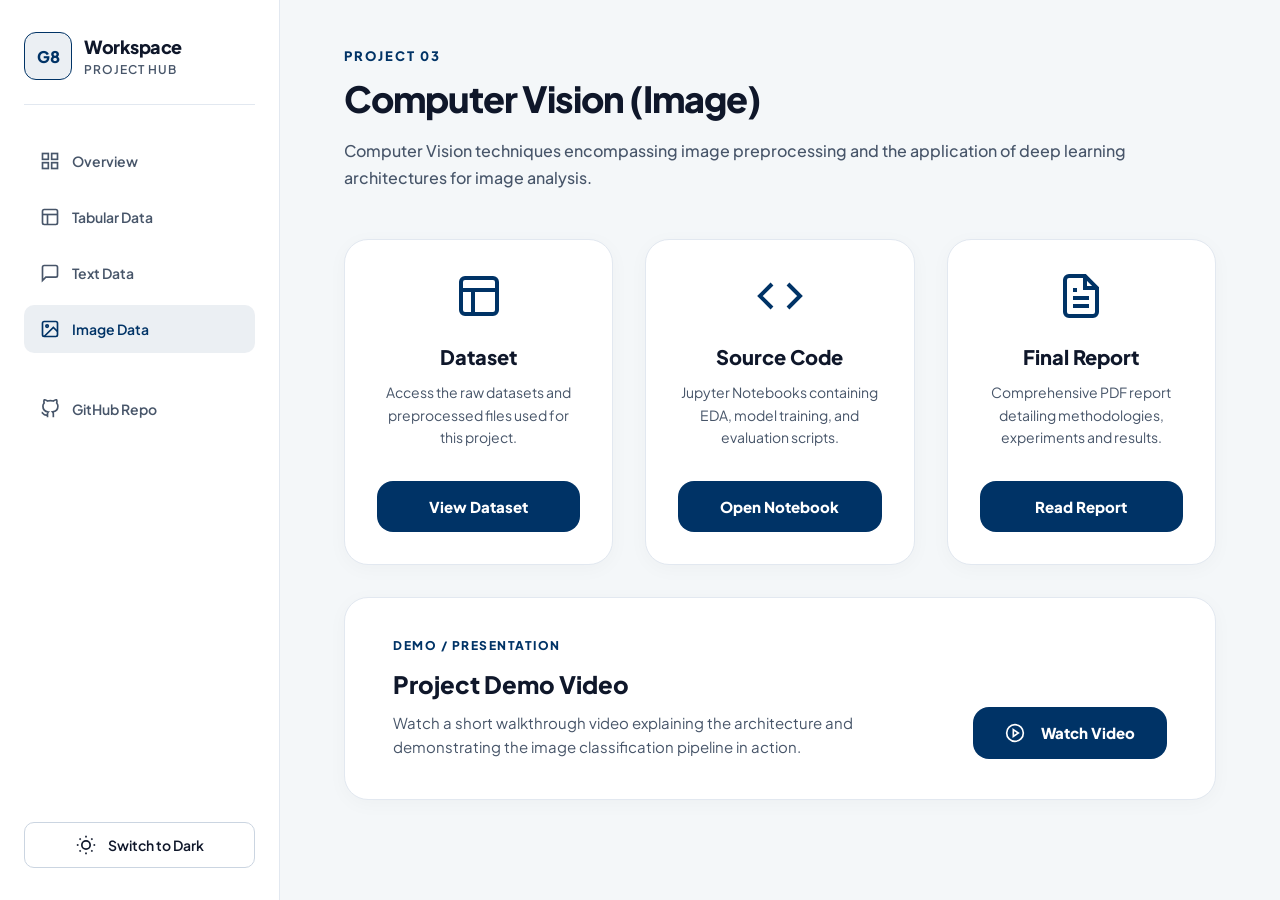
<file: image.html>
<!DOCTYPE html>
<html lang="vi" data-theme="light">

<head>
  <meta charset="UTF-8" />
  <meta name="viewport" content="width=device-width, initial-scale=1.0" />
  <title>Computer Vision (Image) — G8 Workspace</title>
  <link href="https://fonts.googleapis.com/css2?family=Plus+Jakarta+Sans:wght@400;500;600;700;800&display=swap"
    rel="stylesheet" />
  <style>
    * {
      box-sizing: border-box;
      margin: 0;
      padding: 0;
    }

    /* --- CSS VARIABLES FOR THEMING --- */
    :root {
      /* Bảng màu HCMUT cố định */
      --hcmut-blue: #003366;
      --hcmut-gold: #fbc02d;

      /* DARK THEME (Mặc định) */
      --bg-app: #04101a;
      --bg-sidebar: #071726;
      --text-primary: #ffffff;
      --text-secondary: rgba(255, 255, 255, 0.6);
      --text-tertiary: rgba(255, 255, 255, 0.4);
      --border-light: rgba(255, 255, 255, 0.05);
      --border-medium: rgba(255, 255, 255, 0.1);
      --bg-card: rgba(255, 255, 255, 0.02);
      --bg-card-hover: rgba(255, 255, 255, 0.04);
      --bg-hover: rgba(255, 255, 255, 0.05);

      /* Accent Dark */
      --accent-main: #fbc02d;
      /* Gold */
      --accent-bg: rgba(251, 192, 45, 0.1);
      --accent-text: #071726;
      /* Chữ trên nền vàng */
      --shadow-card: none;
    }

    [data-theme="light"] {
      /* LIGHT THEME */
      --bg-app: #f4f7f9;
      --bg-sidebar: #ffffff;
      --text-primary: #0f172a;
      /* Slate 900 */
      --text-secondary: #475569;
      /* Slate 600 */
      --text-tertiary: #94a3b8;
      /* Slate 400 */
      --border-light: #e2e8f0;
      --border-medium: #cbd5e1;
      --bg-card: #ffffff;
      --bg-card-hover: #f8fafc;
      --bg-hover: #f1f5f9;

      /* Accent Light - Dùng màu Xanh Bách Khoa làm chủ đạo để dễ đọc */
      --accent-main: #003366;
      --accent-bg: rgba(0, 51, 102, 0.08);
      --accent-text: #ffffff;
      /* Chữ trên nền xanh */
      --shadow-card: 0 4px 20px rgba(0, 0, 0, 0.03);
    }

    body {
      font-family: 'Plus Jakarta Sans', sans-serif;
      background-color: var(--bg-app);
      color: var(--text-primary);
    }

    .app-container {
      display: flex;
      height: 100vh;
      overflow: hidden;
    }

    /* ─── SIDEBAR NAV ─── */
    .sidebar {
      width: 280px;
      background: var(--bg-sidebar);
      border-right: 1px solid var(--border-light);
      padding: 32px 24px;
      display: flex;
      flex-direction: column;
    }

    .logo-container {
      display: flex;
      align-items: center;
      gap: 12px;
      margin-bottom: 32px;
      padding-bottom: 24px;
      border-bottom: 1px solid var(--border-light);
    }

    .sidebar-avatar {
      width: 48px;
      height: 48px;
      background: var(--accent-bg);
      border: 1px solid var(--accent-main);
      border-radius: 12px;
      display: flex;
      align-items: center;
      justify-content: center;
      color: var(--accent-main);
      font-weight: 800;
      font-size: 16px;
    }

    .brand-group {
      display: flex;
      flex-direction: column;
    }

    .brand-name {
      font-weight: 800;
      font-size: 18px;
      letter-spacing: -0.5px;
      color: var(--text-primary);
    }

    .brand-sub {
      font-size: 12px;
      color: var(--text-secondary);
      text-transform: uppercase;
      letter-spacing: 1px;
      font-weight: 600;
      margin-top: 4px;
    }

    .nav-menu {
      display: flex;
      flex-direction: column;
      gap: 8px;
    }

    .nav-item {
      padding: 14px 16px;
      border-radius: 10px;
      font-size: 14px;
      font-weight: 600;
      color: var(--text-secondary);
      display: flex;
      align-items: center;
      gap: 12px;
      cursor: pointer;
      text-decoration: none;
    }

    .nav-item:hover {
      background: var(--bg-hover);
      color: var(--text-primary);
    }

    .nav-item.active {
      background: var(--accent-bg);
      color: var(--accent-main);
    }

    .nav-icon {
      width: 20px;
      height: 20px;
      stroke: currentColor;
      stroke-width: 2;
      fill: none;
    }

    /* Theme Toggle Button */
    .theme-toggle {
      margin-top: auto;
      /* Đẩy xuống dưới cùng */
      background: transparent;
      border: 1px solid var(--border-medium);
      color: var(--text-primary);
      padding: 12px 16px;
      border-radius: 10px;
      display: flex;
      align-items: center;
      justify-content: center;
      gap: 12px;
      font-weight: 600;
      font-size: 14px;
      cursor: pointer;
      transition: all 0.2s;
      font-family: inherit;
    }

    .theme-toggle:hover {
      background: var(--bg-hover);
    }

    .theme-toggle svg {
      width: 20px;
      height: 20px;
      stroke: currentColor;
      stroke-width: 2;
      fill: none;
    }

    /* ─── MAIN CONTENT (DASHBOARD) ─── */
    .main-content {
      flex: 1;
      padding: 48px 64px;
      overflow-y: auto;
      background: var(--bg-app);
    }

    /* UNIV HEADER */
    .univ-header {
      display: flex;
      align-items: center;
      gap: 24px;
      margin-bottom: 32px;
      padding-bottom: 32px;
      border-bottom: 1px dashed var(--border-medium);
    }

    /* Thêm background trắng nhẹ cho logo HCMUT để luôn nổi bật trên nền tối */
    .univ-logo {
      width: 80px;
      height: 80px;
      object-fit: contain;
      background: #ffffff;
      border-radius: 12px;
      padding: 8px;
      box-shadow: 0 2px 10px rgba(0, 0, 0, 0.1);
    }

    .univ-name {
      font-size: 18px;
      font-weight: 800;
      color: var(--accent-main);
      letter-spacing: 0.5px;
      text-transform: uppercase;
      margin-bottom: 6px;
    }

    .faculty-name {
      font-size: 15px;
      color: var(--text-secondary);
      font-weight: 500;
    }

    .header {
      margin-bottom: 48px;
    }

    .course-title {
      font-size: 36px;
      font-weight: 800;
      margin-bottom: 12px;
      letter-spacing: -1px;
    }

    .course-subtitle {
      color: var(--text-secondary);
      font-size: 16px;
      font-weight: 500;
    }

    .course-subtitle strong {
      color: var(--text-primary);
    }

    /* BENTO GRID */
    .dashboard-grid {
      display: grid;
      grid-template-columns: repeat(3, 1fr);
      gap: 32px;
    }

    .widget {
      background: var(--bg-card);
      border: 1px solid var(--border-light);
      border-radius: 24px;
      padding: 32px;
      display: flex;
      flex-direction: column;
      box-shadow: var(--shadow-card);
    }

    .widget:hover {
      border-color: var(--accent-main);
      background: var(--bg-card-hover);
    }

    /* Kích thước các widget */
    .w-team {
      grid-column: span 3;
      display: flex;
      flex-direction: row;
      justify-content: space-between;
      align-items: center;
      padding: 20px 28px;
    }

    .w-project {
      grid-column: span 1;
      min-height: 320px;
    }

    /* Widget nội dung */
    .w-title {
      font-size: 12px;
      font-weight: 800;
      color: var(--accent-main);
      text-transform: uppercase;
      letter-spacing: 1.5px;
      margin-bottom: 16px;
    }

    /* Team Widget */
    .team-list {
      display: flex;
      gap: 16px;
      flex-wrap: wrap;
    }

    .member-badge {
      background: var(--bg-hover);
      border: 1px solid var(--border-light);
      padding: 10px 20px;
      border-radius: 100px;
      display: flex;
      align-items: center;
      gap: 12px;
    }

    .member-name {
      font-weight: 700;
      font-size: 15px;
      color: var(--text-primary);
    }

    .member-id {
      font-family: monospace;
      font-size: 13px;
      color: var(--accent-main);
      font-weight: 600;
    }

    /* Project Widget */
    .w-project {
      position: relative;
    }

    .p-tag {
      font-size: 12px;
      font-weight: 800;
      color: var(--text-tertiary);
      letter-spacing: 2px;
      margin-bottom: 12px;
    }

    .p-title {
      font-size: 28px;
      font-weight: 800;
      margin-bottom: 20px;
      letter-spacing: -0.5px;
    }

    .p-desc {
      font-size: 15px;
      color: var(--text-secondary);
      line-height: 1.7;
      font-weight: 500;
    }

    .status-ring {
      position: absolute;
      top: 32px;
      right: 32px;
      width: 44px;
      height: 44px;
      border-radius: 50%;
      border: 4px solid var(--border-medium);
      border-top-color: var(--accent-main);
      border-right-color: var(--accent-main);
      transform: rotate(45deg);
    }

    .btn-open {
      margin-top: auto;
      display: inline-flex;
      align-items: center;
      justify-content: center;
      gap: 8px;
      background: var(--accent-main);
      color: var(--accent-text);
      font-weight: 800;
      font-size: 15px;
      padding: 16px;
      border-radius: 16px;
      text-decoration: none;
      transition: all 0.2s;
    }

    .btn-open:hover {
      filter: brightness(1.1);
      transform: scale(1.02);
    }
  </style>
</head>

<body>
  <div class="app-container">

    <!-- SIDEBAR -->
    <div class="sidebar">
      <div class="logo-container">
        <div class="sidebar-avatar">G8</div>
        <div class="brand-group">
          <div class="brand-name">Workspace</div>
          <div class="brand-sub">Project Hub</div>
        </div>
      </div>
      <div class="nav-menu">
        <a href="index.html" class="nav-item">
          <svg class="nav-icon" viewBox="0 0 24 24">
            <rect x="3" y="3" width="7" height="7"></rect>
            <rect x="14" y="3" width="7" height="7"></rect>
            <rect x="14" y="14" width="7" height="7"></rect>
            <rect x="3" y="14" width="7" height="7"></rect>
          </svg>
          Overview
        </a>
        <a href="tabular.html" class="nav-item">
          <svg class="nav-icon" viewBox="0 0 24 24">
            <rect x="3" y="3" width="18" height="18" rx="2" ry="2"></rect>
            <line x1="3" y1="9" x2="21" y2="9"></line>
            <line x1="9" y1="21" x2="9" y2="9"></line>
          </svg>
          Tabular Data
        </a>
        <a href="text.html" class="nav-item">
          <svg class="nav-icon" viewBox="0 0 24 24">
            <path d="M21 15a2 2 0 0 1-2 2H7l-4 4V5a2 2 0 0 1 2-2h14a2 2 0 0 1 2 2z"></path>
          </svg>
          Text Data
        </a>
        <a href="image.html" class="nav-item active">
          <svg class="nav-icon" viewBox="0 0 24 24">
            <rect x="3" y="3" width="18" height="18" rx="2" ry="2"></rect>
            <circle cx="8.5" cy="8.5" r="1.5"></circle>
            <polyline points="21 15 16 10 5 21"></polyline>
          </svg>
          Image Data
        </a>
        <a href="https://github.com/nhatnguyen920/G8-Workspace" target="_blank" class="nav-item" style="margin-top: 24px;">
          <svg class="nav-icon" viewBox="0 0 24 24">
            <path
              d="M9 19c-5 1.5-5-2.5-7-3m14 6v-3.87a3.37 3.37 0 0 0-.94-2.61c3.14-.35 6.44-1.54 6.44-7A5.44 5.44 0 0 0 20 4.77 5.07 5.07 0 0 0 19.91 1S18.73.65 16 2.48a13.38 13.38 0 0 0-7 0C6.27.65 5.09 1 5.09 1A5.07 5.07 0 0 0 5 4.77a5.44 5.44 0 0 0-1.5 3.78c0 5.42 3.3 6.61 6.44 7A3.37 3.37 0 0 0 9 18.13V22">
            </path>
          </svg>
          GitHub Repo
        </a>
      </div>

      <!-- Nút chuyển theme -->
      <button class="theme-toggle" id="theme-btn">
        <svg id="theme-icon" viewBox="0 0 24 24">
          <circle cx="12" cy="12" r="5"></circle><line x1="12" y1="1" x2="12" y2="3"></line><line x1="12" y1="21" x2="12" y2="23"></line><line x1="4.22" y1="4.22" x2="5.64" y2="5.64"></line><line x1="18.36" y1="18.36" x2="19.78" y2="19.78"></line><line x1="1" y1="12" x2="3" y2="12"></line><line x1="21" y1="12" x2="23" y2="12"></line><line x1="4.22" y1="19.78" x2="5.64" y2="18.36"></line><line x1="18.36" y1="5.64" x2="19.78" y2="4.22"></line>
        </svg>
        <span id="theme-text">Switch to Dark</span>
      </button>
    </div>

    <!-- MAIN CONTENT (PROJECT DETAILS) -->
    <div class="main-content">
      <div class="header" style="margin-bottom: 48px;">
        <div style="color: var(--accent-main); font-weight: 800; letter-spacing: 2px; margin-bottom: 12px; font-size: 13px;">PROJECT 03</div>
        <h1 class="course-title" style="margin-bottom: 16px;">Computer Vision (Image)</h1>
        <div class="course-subtitle" style="max-width: 800px; line-height: 1.7; font-size: 16px;">
          Computer Vision techniques encompassing image preprocessing and the application of deep learning architectures for image analysis.
        </div>
      </div>

      <div class="dashboard-grid" style="grid-template-columns: repeat(3, 1fr); grid-auto-rows: unset;">
        <!-- Dataset -->
        <div class="widget" style="grid-column: span 1; min-height: 280px; display: flex; flex-direction: column; justify-content: center; align-items: center; text-align: center;">
          <svg width="48" height="48" viewBox="0 0 24 24" fill="none" stroke="var(--accent-main)" stroke-width="2" style="margin-bottom: 24px;"><rect x="3" y="3" width="18" height="18" rx="2" ry="2"></rect><line x1="3" y1="9" x2="21" y2="9"></line><line x1="9" y1="21" x2="9" y2="9"></line></svg>
          <h3 style="font-size: 20px; font-weight: 800; margin-bottom: 12px; color: var(--text-primary);">Dataset</h3>
          <p style="font-size: 14px; color: var(--text-secondary); margin-bottom: 32px; line-height: 1.6;">Access the raw datasets and preprocessed files used for this project.</p>
          <a href="#" class="btn-open" style="width: 100%;">View Dataset</a>
        </div>

        <!-- Source Code -->
        <div class="widget" style="grid-column: span 1; min-height: 280px; display: flex; flex-direction: column; justify-content: center; align-items: center; text-align: center;">
          <svg width="48" height="48" viewBox="0 0 24 24" fill="none" stroke="var(--accent-main)" stroke-width="2" style="margin-bottom: 24px;"><polyline points="16 18 22 12 16 6"></polyline><polyline points="8 6 2 12 8 18"></polyline></svg>
          <h3 style="font-size: 20px; font-weight: 800; margin-bottom: 12px; color: var(--text-primary);">Source Code</h3>
          <p style="font-size: 14px; color: var(--text-secondary); margin-bottom: 32px; line-height: 1.6;">Jupyter Notebooks containing EDA, model training, and evaluation scripts.</p>
          <a href="#" class="btn-open" style="width: 100%;">Open Notebook</a>
        </div>

        <!-- Report -->
        <div class="widget" style="grid-column: span 1; min-height: 280px; display: flex; flex-direction: column; justify-content: center; align-items: center; text-align: center;">
          <svg width="48" height="48" viewBox="0 0 24 24" fill="none" stroke="var(--accent-main)" stroke-width="2" style="margin-bottom: 24px;"><path d="M14 2H6a2 2 0 0 0-2 2v16a2 2 0 0 0 2 2h12a2 2 0 0 0 2-2V8z"></path><polyline points="14 2 14 8 20 8"></polyline><line x1="16" y1="13" x2="8" y2="13"></line><line x1="16" y1="17" x2="8" y2="17"></line><polyline points="10 9 9 9 8 9"></polyline></svg>
          <h3 style="font-size: 20px; font-weight: 800; margin-bottom: 12px; color: var(--text-primary);">Final Report</h3>
          <p style="font-size: 14px; color: var(--text-secondary); margin-bottom: 32px; line-height: 1.6;">Comprehensive PDF report detailing methodologies, experiments and results.</p>
          <a href="#" class="btn-open" style="width: 100%;">Read Report</a>
        </div>
        
        
        <!-- Demo Video -->
        <div class="widget" style="grid-column: span 3; display: flex; flex-direction: row; justify-content: space-between; align-items: center; padding: 40px 48px;">
          <div style="flex: 1; margin-right: 48px;">
            <div style="color: var(--accent-main); font-size: 12px; font-weight: 800; letter-spacing: 1.5px; text-transform: uppercase; margin-bottom: 16px;">Demo / Presentation</div>
            <h3 style="font-size: 24px; font-weight: 800; margin-bottom: 12px; color: var(--text-primary);">Project Demo Video</h3>
            <p style="font-size: 15px; color: var(--text-secondary); line-height: 1.6;">Watch a short walkthrough video explaining the architecture and demonstrating the image classification pipeline in action.</p>
          </div>
          <a href="#" class="btn-open" style="padding: 16px 32px;">
            <svg width="20" height="20" viewBox="0 0 24 24" fill="none" stroke="currentColor" stroke-width="2" style="margin-right: 8px;"><circle cx="12" cy="12" r="10"></circle><polygon points="10 8 16 12 10 16 10 8"></polygon></svg>
            Watch Video
          </a>
        </div>

      </div>
    </div>
  </div>

  <script>
    // Logic đổi theme Dark / Light
    const themeBtn = document.getElementById('theme-btn');
    const themeIcon = document.getElementById('theme-icon');
    const themeText = document.getElementById('theme-text');
    const htmlEl = document.documentElement;

    themeBtn.addEventListener('click', () => {
      const currentTheme = htmlEl.getAttribute('data-theme');
      if (currentTheme === 'dark') {
        htmlEl.setAttribute('data-theme', 'light');
        themeText.textContent = 'Switch to Dark';
        // Icon Sun
        themeIcon.innerHTML = '<circle cx="12" cy="12" r="5"></circle><line x1="12" y1="1" x2="12" y2="3"></line><line x1="12" y1="21" x2="12" y2="23"></line><line x1="4.22" y1="4.22" x2="5.64" y2="5.64"></line><line x1="18.36" y1="18.36" x2="19.78" y2="19.78"></line><line x1="1" y1="12" x2="3" y2="12"></line><line x1="21" y1="12" x2="23" y2="12"></line><line x1="4.22" y1="19.78" x2="5.64" y2="18.36"></line><line x1="18.36" y1="5.64" x2="19.78" y2="4.22"></line>';
      } else {
        htmlEl.setAttribute('data-theme', 'dark');
        themeText.textContent = 'Switch to Light';
        // Icon Moon
        themeIcon.innerHTML = '<path d="M21 12.79A9 9 0 1 1 11.21 3 7 7 0 0 0 21 12.79z"></path>';
      }
    });
  </script>
</body>

</html>
</file>
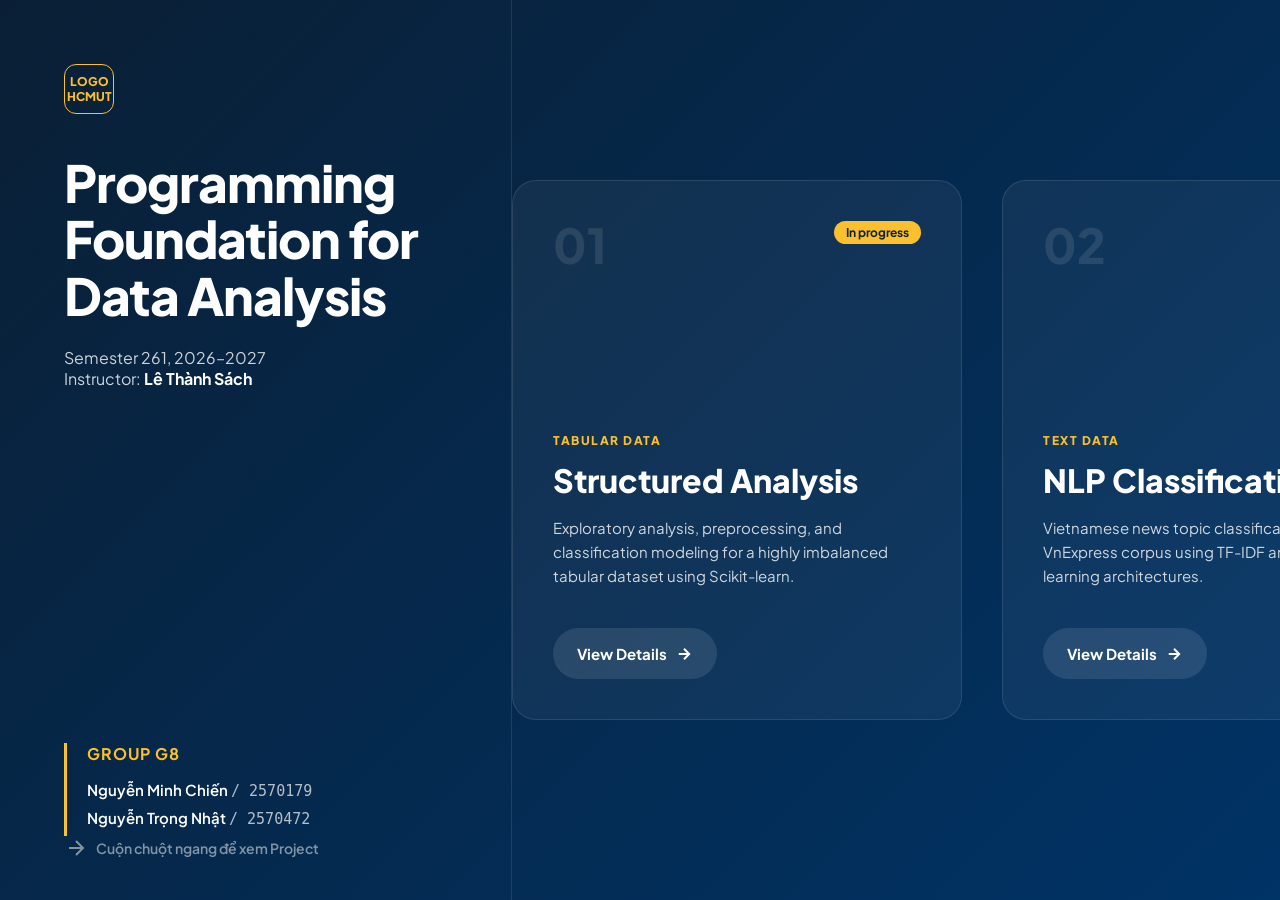
<file: index_carousel.html>
<!DOCTYPE html>
<html lang="vi">
<head>
  <meta charset="UTF-8"/>
  <meta name="viewport" content="width=device-width, initial-scale=1.0"/>
  <title>G8 — Carousel Layout</title>
  <link href="https://fonts.googleapis.com/css2?family=Plus+Jakarta+Sans:wght@400;500;600;700;800&display=swap" rel="stylesheet"/>
  <style>
    * { box-sizing: border-box; margin: 0; padding: 0; }
    :root {
      --hcmut-blue: #003366; --hcmut-dark-blue: #0a1f35;
      --hcmut-gold: #fbc02d; --hcmut-gold-light: #fff176;
    }
    body {
      font-family: 'Plus Jakarta Sans', sans-serif;
      background: linear-gradient(135deg, var(--hcmut-dark-blue) 0%, var(--hcmut-blue) 100%);
      color: #fff;
      overflow: hidden; /* Ngăn cuộn dọc toàn trang */
      height: 100vh;
    }
    
    .layout {
      display: flex;
      height: 100vh;
    }
    
    /* ─── LEFT COLUMN: FIXED ─── */
    .left-panel {
      width: 40%;
      padding: 64px;
      display: flex;
      flex-direction: column;
      justify-content: space-between;
      border-right: 1px solid rgba(255,255,255,0.1);
      position: relative;
    }
    .logo-box {
      width: 50px; height: 50px;
      border: 1px solid var(--hcmut-gold); border-radius: 12px;
      display: flex; align-items: center; justify-content: center;
      font-weight: 800; font-size: 12px; color: var(--hcmut-gold); text-align: center;
      margin-bottom: 40px;
    }
    .course-title {
      font-size: clamp(32px, 4vw, 56px); font-weight: 800; line-height: 1.1;
      margin-bottom: 24px; letter-spacing: -1px;
    }
    .meta { font-size: 16px; color: rgba(255,255,255,0.8); margin-bottom: 40px; }
    .meta strong { color: #fff; }
    
    .team-info { border-left: 3px solid var(--hcmut-gold); padding-left: 20px; }
    .team-info h3 { font-size: 16px; color: var(--hcmut-gold); text-transform: uppercase; letter-spacing: 1px; margin-bottom: 16px; }
    .member { font-size: 15px; margin-bottom: 8px; font-weight: 600; }
    .member span { font-weight: 400; opacity: 0.7; font-family: monospace; }
    
    /* ─── RIGHT COLUMN: HORIZONTAL CAROUSEL ─── */
    .right-panel {
      width: 60%;
      display: flex;
      align-items: center;
      overflow-x: auto;
      overflow-y: hidden;
      scroll-snap-type: x mandatory;
      padding: 0 64px;
      gap: 40px;
      /* Dành ra khoảng trống bên phải để card cuối có thể nằm giữa màn hình */
      padding-right: calc(60vw - 450px);
    }
    /* Ẩn thanh cuộn cho đẹp */
    .right-panel::-webkit-scrollbar { display: none; }
    
    .carousel-item {
      scroll-snap-align: start;
      min-width: 450px;
      max-width: 500px;
      height: 60vh;
      min-height: 400px;
      background: rgba(255,255,255,0.05);
      border: 1px solid rgba(255,255,255,0.1);
      border-radius: 24px;
      padding: 40px;
      display: flex;
      flex-direction: column;
      transition: border-color 0.3s, transform 0.3s;
    }
    .carousel-item:hover {
      border-color: rgba(251, 192, 45, 0.5);
      transform: translateY(-8px);
    }
    
    .card-top { display: flex; justify-content: space-between; margin-bottom: auto; }
    .card-number { font-size: 48px; font-weight: 800; color: rgba(255,255,255,0.1); line-height: 1; }
    .status { background: var(--hcmut-gold); color: var(--hcmut-dark-blue); font-size: 12px; font-weight: 700; padding: 4px 12px; border-radius: 100px; height: fit-content; }
    
    .card-mid { margin-bottom: 40px; }
    .card-tag { font-size: 12px; font-weight: 800; color: var(--hcmut-gold); letter-spacing: 1.5px; text-transform: uppercase; margin-bottom: 12px; }
    .card-title { font-size: 32px; font-weight: 800; margin-bottom: 16px; }
    .card-desc { font-size: 15px; color: rgba(255,255,255,0.8); line-height: 1.6; }
    
    .view-btn {
      display: inline-flex; align-items: center; gap: 8px;
      background: rgba(255,255,255,0.1); padding: 16px 24px; border-radius: 100px;
      color: #fff; font-weight: 700; font-size: 15px; transition: background 0.2s; text-decoration: none; width: fit-content;
    }
    .view-btn:hover { background: var(--hcmut-gold); color: var(--hcmut-dark-blue); }
    .icon-arrow { width: 18px; height: 18px; stroke-width: 2.5; stroke: currentColor; fill: none; }
    
    /* Gợi ý cuộn ngang */
    .scroll-hint { position: absolute; bottom: 40px; left: 64px; font-size: 14px; color: rgba(255,255,255,0.5); font-weight: 600; display: flex; align-items: center; gap: 8px; }

  </style>
</head>
<body>
  <div class="layout">
    <!-- LEFT PANEL -->
    <div class="left-panel">
      <div>
        <div class="logo-box">LOGO<br>HCMUT</div>
        <h1 class="course-title">Programming Foundation for Data Analysis</h1>
        <div class="meta">
          <p>Semester 261, 2026–2027</p>
          <p>Instructor: <strong>Lê Thành Sách</strong></p>
        </div>
      </div>
      
      <div class="team-info">
        <h3>Group G8</h3>
        <div class="member">Nguyễn Minh Chiến <span>/ 2570179</span></div>
        <div class="member">Nguyễn Trọng Nhật <span>/ 2570472</span></div>
      </div>
      
      <div class="scroll-hint">
        <svg width="24" height="24" viewBox="0 0 24 24" fill="none" stroke="currentColor" stroke-width="2"><path d="M5 12h14M12 5l7 7-7 7"/></svg>
        Cuộn chuột ngang để xem Project
      </div>
    </div>

    <!-- RIGHT PANEL (CAROUSEL) -->
    <div class="right-panel">
      <!-- Item 1 -->
      <div class="carousel-item">
        <div class="card-top">
          <div class="card-number">01</div>
          <div class="status">In progress</div>
        </div>
        <div class="card-mid">
          <div class="card-tag">Tabular Data</div>
          <h2 class="card-title">Structured Analysis</h2>
          <p class="card-desc">Exploratory analysis, preprocessing, and classification modeling for a highly imbalanced tabular dataset using Scikit-learn.</p>
        </div>
        <a href="tabular.html" class="view-btn">View Details <svg class="icon-arrow" viewBox="0 0 24 24"><path d="M5 12h14M12 5l7 7-7 7"/></svg></a>
      </div>

      <!-- Item 2 -->
      <div class="carousel-item">
        <div class="card-top">
          <div class="card-number">02</div>
          <div class="status">In progress</div>
        </div>
        <div class="card-mid">
          <div class="card-tag">Text Data</div>
          <h2 class="card-title">NLP Classification</h2>
          <p class="card-desc">Vietnamese news topic classification on a VnExpress corpus using TF-IDF and linear machine learning architectures.</p>
        </div>
        <a href="text.html" class="view-btn">View Details <svg class="icon-arrow" viewBox="0 0 24 24"><path d="M5 12h14M12 5l7 7-7 7"/></svg></a>
      </div>

      <!-- Item 3 -->
      <div class="carousel-item">
        <div class="card-top">
          <div class="card-number">03</div>
          <div class="status">In progress</div>
        </div>
        <div class="card-mid">
          <div class="card-tag">Image Data</div>
          <h2 class="card-title">Computer Vision</h2>
          <p class="card-desc">Image classification leveraging deep learning architectures like ResNet as feature extractors on a large-scale dataset.</p>
        </div>
        <a href="image.html" class="view-btn">View Details <svg class="icon-arrow" viewBox="0 0 24 24"><path d="M5 12h14M12 5l7 7-7 7"/></svg></a>
      </div>
    </div>
  </div>
</body>
</html>
</file>
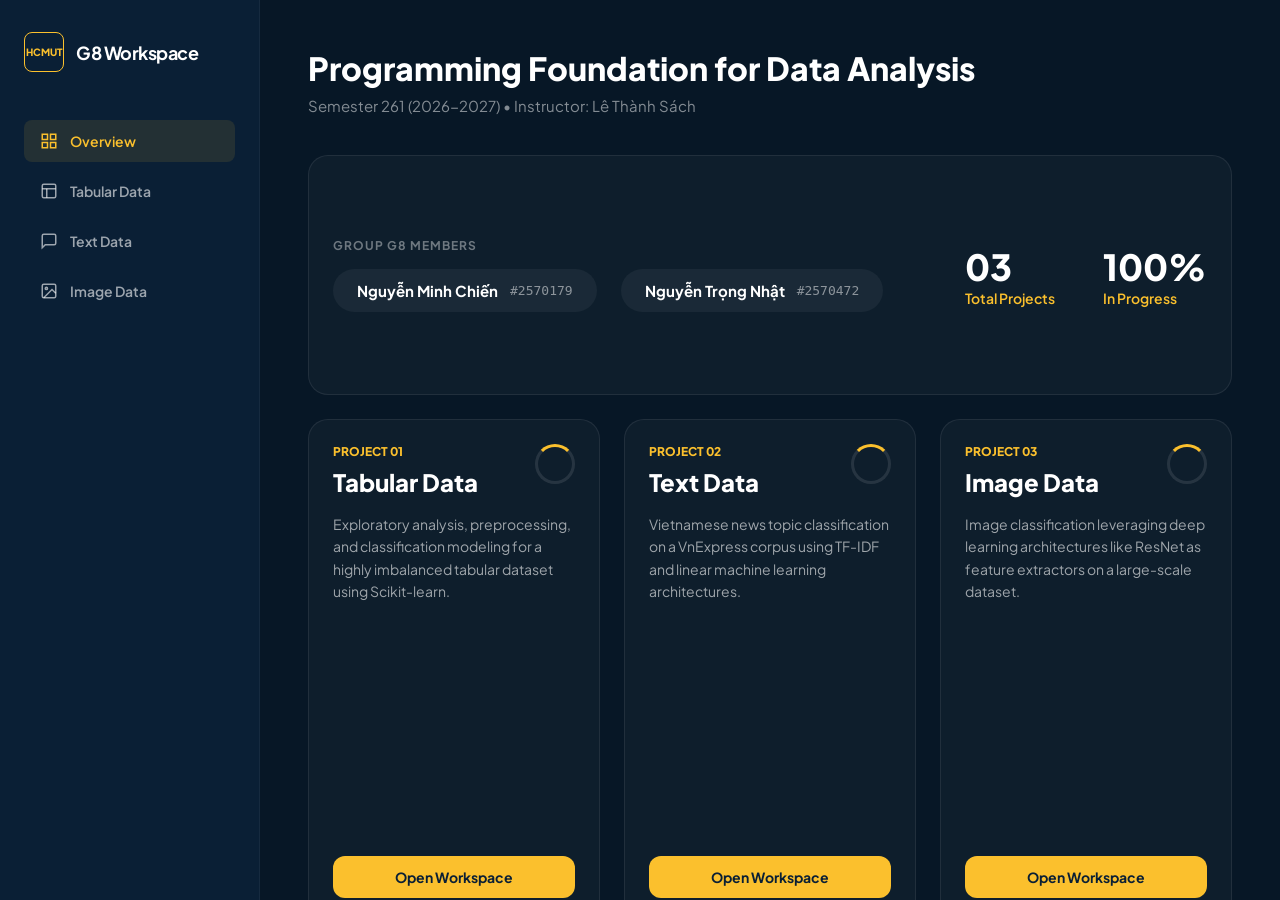
<file: index_dashboard.html>
<!DOCTYPE html>
<html lang="vi">
<head>
  <meta charset="UTF-8"/>
  <meta name="viewport" content="width=device-width, initial-scale=1.0"/>
  <title>G8 — Dashboard Layout</title>
  <link href="https://fonts.googleapis.com/css2?family=Plus+Jakarta+Sans:wght@400;500;600;700;800&display=swap" rel="stylesheet"/>
  <style>
    * { box-sizing: border-box; margin: 0; padding: 0; }
    :root {
      --hcmut-blue: #003366; --hcmut-dark-blue: #0a1f35; --hcmut-bg: #071726;
      --hcmut-gold: #fbc02d; --hcmut-gold-light: #fff176;
    }
    body {
      font-family: 'Plus Jakarta Sans', sans-serif;
      background-color: var(--hcmut-bg);
      color: #fff;
    }
    
    .app-container {
      display: flex;
      height: 100vh;
      overflow: hidden;
    }
    
    /* ─── SIDEBAR NAV ─── */
    .sidebar {
      width: 260px;
      background: var(--hcmut-dark-blue);
      border-right: 1px solid rgba(255,255,255,0.05);
      padding: 32px 24px;
      display: flex;
      flex-direction: column;
    }
    .logo-container {
      display: flex; align-items: center; gap: 12px; margin-bottom: 48px;
    }
    .logo-box {
      width: 40px; height: 40px; border: 1px solid var(--hcmut-gold); border-radius: 8px;
      display: flex; align-items: center; justify-content: center;
      font-weight: 800; font-size: 10px; color: var(--hcmut-gold); text-align: center;
    }
    .brand-name { font-weight: 700; font-size: 18px; letter-spacing: -0.5px; }
    
    .nav-menu { display: flex; flex-direction: column; gap: 8px; }
    .nav-item {
      padding: 12px 16px; border-radius: 8px; font-size: 14px; font-weight: 600;
      color: rgba(255,255,255,0.6); display: flex; align-items: center; gap: 12px;
      transition: all 0.2s; cursor: pointer; text-decoration: none;
    }
    .nav-item:hover { background: rgba(255,255,255,0.05); color: #fff; }
    .nav-item.active { background: rgba(251, 192, 45, 0.1); color: var(--hcmut-gold); }
    .nav-icon { width: 18px; height: 18px; stroke: currentColor; stroke-width: 2; fill: none; }
    
    /* ─── MAIN CONTENT (DASHBOARD) ─── */
    .main-content {
      flex: 1; padding: 48px; overflow-y: auto; background: var(--hcmut-bg);
    }
    .header { margin-bottom: 40px; }
    .course-title { font-size: 32px; font-weight: 800; margin-bottom: 8px; }
    .course-subtitle { color: rgba(255,255,255,0.5); font-size: 15px; }
    
    /* BENTO GRID */
    .dashboard-grid {
      display: grid;
      grid-template-columns: repeat(3, 1fr);
      grid-auto-rows: 240px;
      gap: 24px;
    }
    
    .widget {
      background: rgba(255,255,255,0.03); border: 1px solid rgba(255,255,255,0.08);
      border-radius: 20px; padding: 24px; display: flex; flex-direction: column;
      transition: transform 0.2s, border-color 0.2s;
    }
    .widget:hover { border-color: rgba(251, 192, 45, 0.3); transform: translateY(-2px); }
    
    /* Kích thước các widget */
    .w-team { grid-column: span 3; grid-row: span 1; display: flex; flex-direction: row; justify-content: space-between; align-items: center; }
    .w-project { grid-column: span 1; grid-row: span 2; }
    
    /* Widget nội dung */
    .w-title { font-size: 12px; font-weight: 700; color: rgba(255,255,255,0.4); text-transform: uppercase; letter-spacing: 1px; margin-bottom: 16px; }
    
    /* Team Widget */
    .team-stats { display: flex; gap: 48px; }
    .stat-box { display: flex; flex-direction: column; }
    .stat-val { font-size: 36px; font-weight: 800; color: #fff; }
    .stat-label { font-size: 14px; color: var(--hcmut-gold); font-weight: 600; }
    .team-list { display: flex; gap: 24px; }
    .member-badge { background: rgba(255,255,255,0.05); padding: 12px 24px; border-radius: 100px; display: flex; align-items: center; gap: 12px; }
    .member-name { font-weight: 700; font-size: 15px; }
    .member-id { font-family: monospace; font-size: 13px; color: rgba(255,255,255,0.5); }
    
    /* Project Widget */
    .w-project { position: relative; }
    .p-tag { font-size: 12px; font-weight: 800; color: var(--hcmut-gold); margin-bottom: 8px; }
    .p-title { font-size: 24px; font-weight: 800; margin-bottom: 16px; }
    .p-desc { font-size: 14px; color: rgba(255,255,255,0.6); line-height: 1.6; }
    
    .status-ring {
      position: absolute; top: 24px; right: 24px; width: 40px; height: 40px; border-radius: 50%;
      border: 3px solid rgba(255,255,255,0.1); border-top-color: var(--hcmut-gold);
    }
    
    .btn-open {
      margin-top: auto; display: inline-flex; align-items: center; justify-content: center; gap: 8px;
      background: var(--hcmut-gold); color: var(--hcmut-dark-blue); font-weight: 700; font-size: 14px;
      padding: 12px; border-radius: 12px; text-decoration: none; transition: background 0.2s;
    }
    .btn-open:hover { background: #fff; }
  </style>
</head>
<body>
  <div class="app-container">
    <!-- SIDEBAR -->
    <div class="sidebar">
      <div class="logo-container">
        <div class="logo-box">HCMUT</div>
        <div class="brand-name">G8 Workspace</div>
      </div>
      <div class="nav-menu">
        <a href="#" class="nav-item active">
          <svg class="nav-icon" viewBox="0 0 24 24"><rect x="3" y="3" width="7" height="7"></rect><rect x="14" y="3" width="7" height="7"></rect><rect x="14" y="14" width="7" height="7"></rect><rect x="3" y="14" width="7" height="7"></rect></svg>
          Overview
        </a>
        <a href="tabular.html" class="nav-item">
          <svg class="nav-icon" viewBox="0 0 24 24"><rect x="3" y="3" width="18" height="18" rx="2" ry="2"></rect><line x1="3" y1="9" x2="21" y2="9"></line><line x1="9" y1="21" x2="9" y2="9"></line></svg>
          Tabular Data
        </a>
        <a href="text.html" class="nav-item">
          <svg class="nav-icon" viewBox="0 0 24 24"><path d="M21 15a2 2 0 0 1-2 2H7l-4 4V5a2 2 0 0 1 2-2h14a2 2 0 0 1 2 2z"></path></svg>
          Text Data
        </a>
        <a href="image.html" class="nav-item">
          <svg class="nav-icon" viewBox="0 0 24 24"><rect x="3" y="3" width="18" height="18" rx="2" ry="2"></rect><circle cx="8.5" cy="8.5" r="1.5"></circle><polyline points="21 15 16 10 5 21"></polyline></svg>
          Image Data
        </a>
      </div>
    </div>

    <!-- MAIN DASHBOARD -->
    <div class="main-content">
      <div class="header">
        <h1 class="course-title">Programming Foundation for Data Analysis</h1>
        <div class="course-subtitle">Semester 261 (2026-2027) • Instructor: Lê Thành Sách</div>
      </div>

      <div class="dashboard-grid">
        
        <!-- ROW 1: TEAM OVERVIEW -->
        <div class="widget w-team">
          <div>
            <div class="w-title">Group G8 Members</div>
            <div class="team-list">
              <div class="member-badge">
                <span class="member-name">Nguyễn Minh Chiến</span>
                <span class="member-id">#2570179</span>
              </div>
              <div class="member-badge">
                <span class="member-name">Nguyễn Trọng Nhật</span>
                <span class="member-id">#2570472</span>
              </div>
            </div>
          </div>
          <div class="team-stats">
            <div class="stat-box">
              <span class="stat-val">03</span>
              <span class="stat-label">Total Projects</span>
            </div>
            <div class="stat-box">
              <span class="stat-val">100%</span>
              <span class="stat-label">In Progress</span>
            </div>
          </div>
        </div>

        <!-- ROW 2: PROJECTS -->
        <!-- Tabular -->
        <div class="widget w-project">
          <div class="status-ring"></div>
          <div class="p-tag">PROJECT 01</div>
          <div class="p-title">Tabular Data</div>
          <div class="p-desc">Exploratory analysis, preprocessing, and classification modeling for a highly imbalanced tabular dataset using Scikit-learn.</div>
          <a href="tabular.html" class="btn-open">Open Workspace</a>
        </div>

        <!-- Text -->
        <div class="widget w-project">
          <div class="status-ring"></div>
          <div class="p-tag">PROJECT 02</div>
          <div class="p-title">Text Data</div>
          <div class="p-desc">Vietnamese news topic classification on a VnExpress corpus using TF-IDF and linear machine learning architectures.</div>
          <a href="text.html" class="btn-open">Open Workspace</a>
        </div>

        <!-- Image -->
        <div class="widget w-project">
          <div class="status-ring"></div>
          <div class="p-tag">PROJECT 03</div>
          <div class="p-title">Image Data</div>
          <div class="p-desc">Image classification leveraging deep learning architectures like ResNet as feature extractors on a large-scale dataset.</div>
          <a href="image.html" class="btn-open">Open Workspace</a>
        </div>

      </div>
    </div>
  </div>
</body>
</html>
</file>
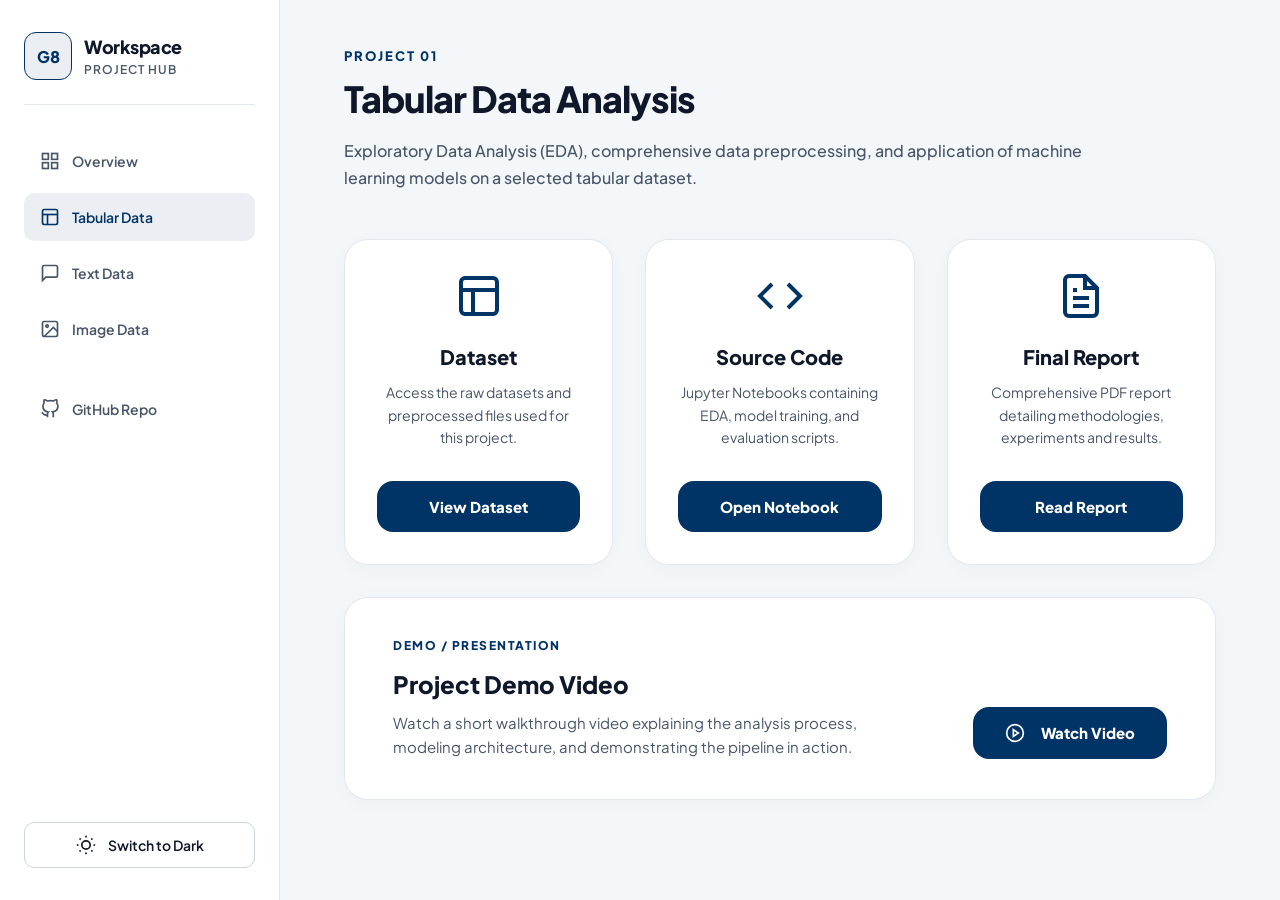
<file: tabular.html>
<!DOCTYPE html>
<html lang="vi" data-theme="light">

<head>
  <meta charset="UTF-8" />
  <meta name="viewport" content="width=device-width, initial-scale=1.0" />
  <title>Tabular Data Analysis — G8 Workspace</title>
  <link href="https://fonts.googleapis.com/css2?family=Plus+Jakarta+Sans:wght@400;500;600;700;800&display=swap"
    rel="stylesheet" />
  <style>
    * {
      box-sizing: border-box;
      margin: 0;
      padding: 0;
    }

    /* --- CSS VARIABLES FOR THEMING --- */
    :root {
      /* Bảng màu HCMUT cố định */
      --hcmut-blue: #003366;
      --hcmut-gold: #fbc02d;

      /* DARK THEME (Mặc định) */
      --bg-app: #04101a;
      --bg-sidebar: #071726;
      --text-primary: #ffffff;
      --text-secondary: rgba(255, 255, 255, 0.6);
      --text-tertiary: rgba(255, 255, 255, 0.4);
      --border-light: rgba(255, 255, 255, 0.05);
      --border-medium: rgba(255, 255, 255, 0.1);
      --bg-card: rgba(255, 255, 255, 0.02);
      --bg-card-hover: rgba(255, 255, 255, 0.04);
      --bg-hover: rgba(255, 255, 255, 0.05);

      /* Accent Dark */
      --accent-main: #fbc02d;
      /* Gold */
      --accent-bg: rgba(251, 192, 45, 0.1);
      --accent-text: #071726;
      /* Chữ trên nền vàng */
      --shadow-card: none;
    }

    [data-theme="light"] {
      /* LIGHT THEME */
      --bg-app: #f4f7f9;
      --bg-sidebar: #ffffff;
      --text-primary: #0f172a;
      /* Slate 900 */
      --text-secondary: #475569;
      /* Slate 600 */
      --text-tertiary: #94a3b8;
      /* Slate 400 */
      --border-light: #e2e8f0;
      --border-medium: #cbd5e1;
      --bg-card: #ffffff;
      --bg-card-hover: #f8fafc;
      --bg-hover: #f1f5f9;

      /* Accent Light - Dùng màu Xanh Bách Khoa làm chủ đạo để dễ đọc */
      --accent-main: #003366;
      --accent-bg: rgba(0, 51, 102, 0.08);
      --accent-text: #ffffff;
      /* Chữ trên nền xanh */
      --shadow-card: 0 4px 20px rgba(0, 0, 0, 0.03);
    }

    body {
      font-family: 'Plus Jakarta Sans', sans-serif;
      background-color: var(--bg-app);
      color: var(--text-primary);
    }

    .app-container {
      display: flex;
      height: 100vh;
      overflow: hidden;
    }

    /* ─── SIDEBAR NAV ─── */
    .sidebar {
      width: 280px;
      background: var(--bg-sidebar);
      border-right: 1px solid var(--border-light);
      padding: 32px 24px;
      display: flex;
      flex-direction: column;
    }

    .logo-container {
      display: flex;
      align-items: center;
      gap: 12px;
      margin-bottom: 32px;
      padding-bottom: 24px;
      border-bottom: 1px solid var(--border-light);
    }

    .sidebar-avatar {
      width: 48px;
      height: 48px;
      background: var(--accent-bg);
      border: 1px solid var(--accent-main);
      border-radius: 12px;
      display: flex;
      align-items: center;
      justify-content: center;
      color: var(--accent-main);
      font-weight: 800;
      font-size: 16px;
    }

    .brand-group {
      display: flex;
      flex-direction: column;
    }

    .brand-name {
      font-weight: 800;
      font-size: 18px;
      letter-spacing: -0.5px;
      color: var(--text-primary);
    }

    .brand-sub {
      font-size: 12px;
      color: var(--text-secondary);
      text-transform: uppercase;
      letter-spacing: 1px;
      font-weight: 600;
      margin-top: 4px;
    }

    .nav-menu {
      display: flex;
      flex-direction: column;
      gap: 8px;
    }

    .nav-item {
      padding: 14px 16px;
      border-radius: 10px;
      font-size: 14px;
      font-weight: 600;
      color: var(--text-secondary);
      display: flex;
      align-items: center;
      gap: 12px;
      cursor: pointer;
      text-decoration: none;
    }

    .nav-item:hover {
      background: var(--bg-hover);
      color: var(--text-primary);
    }

    .nav-item.active {
      background: var(--accent-bg);
      color: var(--accent-main);
    }

    .nav-icon {
      width: 20px;
      height: 20px;
      stroke: currentColor;
      stroke-width: 2;
      fill: none;
    }

    /* Theme Toggle Button */
    .theme-toggle {
      margin-top: auto;
      /* Đẩy xuống dưới cùng */
      background: transparent;
      border: 1px solid var(--border-medium);
      color: var(--text-primary);
      padding: 12px 16px;
      border-radius: 10px;
      display: flex;
      align-items: center;
      justify-content: center;
      gap: 12px;
      font-weight: 600;
      font-size: 14px;
      cursor: pointer;
      transition: all 0.2s;
      font-family: inherit;
    }

    .theme-toggle:hover {
      background: var(--bg-hover);
    }

    .theme-toggle svg {
      width: 20px;
      height: 20px;
      stroke: currentColor;
      stroke-width: 2;
      fill: none;
    }

    /* ─── MAIN CONTENT (DASHBOARD) ─── */
    .main-content {
      flex: 1;
      padding: 48px 64px;
      overflow-y: auto;
      background: var(--bg-app);
    }

    /* UNIV HEADER */
    .univ-header {
      display: flex;
      align-items: center;
      gap: 24px;
      margin-bottom: 32px;
      padding-bottom: 32px;
      border-bottom: 1px dashed var(--border-medium);
    }

    /* Thêm background trắng nhẹ cho logo HCMUT để luôn nổi bật trên nền tối */
    .univ-logo {
      width: 80px;
      height: 80px;
      object-fit: contain;
      background: #ffffff;
      border-radius: 12px;
      padding: 8px;
      box-shadow: 0 2px 10px rgba(0, 0, 0, 0.1);
    }

    .univ-name {
      font-size: 18px;
      font-weight: 800;
      color: var(--accent-main);
      letter-spacing: 0.5px;
      text-transform: uppercase;
      margin-bottom: 6px;
    }

    .faculty-name {
      font-size: 15px;
      color: var(--text-secondary);
      font-weight: 500;
    }

    .header {
      margin-bottom: 48px;
    }

    .course-title {
      font-size: 36px;
      font-weight: 800;
      margin-bottom: 12px;
      letter-spacing: -1px;
    }

    .course-subtitle {
      color: var(--text-secondary);
      font-size: 16px;
      font-weight: 500;
    }

    .course-subtitle strong {
      color: var(--text-primary);
    }

    /* BENTO GRID */
    .dashboard-grid {
      display: grid;
      grid-template-columns: repeat(3, 1fr);
      gap: 32px;
    }

    .widget {
      background: var(--bg-card);
      border: 1px solid var(--border-light);
      border-radius: 24px;
      padding: 32px;
      display: flex;
      flex-direction: column;
      box-shadow: var(--shadow-card);
    }

    .widget:hover {
      border-color: var(--accent-main);
      background: var(--bg-card-hover);
    }

    /* Kích thước các widget */
    .w-team {
      grid-column: span 3;
      display: flex;
      flex-direction: row;
      justify-content: space-between;
      align-items: center;
      padding: 20px 28px;
    }

    .w-project {
      grid-column: span 1;
      min-height: 320px;
    }

    /* Widget nội dung */
    .w-title {
      font-size: 12px;
      font-weight: 800;
      color: var(--accent-main);
      text-transform: uppercase;
      letter-spacing: 1.5px;
      margin-bottom: 16px;
    }

    /* Team Widget */
    .team-list {
      display: flex;
      gap: 16px;
      flex-wrap: wrap;
    }

    .member-badge {
      background: var(--bg-hover);
      border: 1px solid var(--border-light);
      padding: 10px 20px;
      border-radius: 100px;
      display: flex;
      align-items: center;
      gap: 12px;
    }

    .member-name {
      font-weight: 700;
      font-size: 15px;
      color: var(--text-primary);
    }

    .member-id {
      font-family: monospace;
      font-size: 13px;
      color: var(--accent-main);
      font-weight: 600;
    }

    /* Project Widget */
    .w-project {
      position: relative;
    }

    .p-tag {
      font-size: 12px;
      font-weight: 800;
      color: var(--text-tertiary);
      letter-spacing: 2px;
      margin-bottom: 12px;
    }

    .p-title {
      font-size: 28px;
      font-weight: 800;
      margin-bottom: 20px;
      letter-spacing: -0.5px;
    }

    .p-desc {
      font-size: 15px;
      color: var(--text-secondary);
      line-height: 1.7;
      font-weight: 500;
    }

    .status-ring {
      position: absolute;
      top: 32px;
      right: 32px;
      width: 44px;
      height: 44px;
      border-radius: 50%;
      border: 4px solid var(--border-medium);
      border-top-color: var(--accent-main);
      border-right-color: var(--accent-main);
      transform: rotate(45deg);
    }

    .btn-open {
      margin-top: auto;
      display: inline-flex;
      align-items: center;
      justify-content: center;
      gap: 8px;
      background: var(--accent-main);
      color: var(--accent-text);
      font-weight: 800;
      font-size: 15px;
      padding: 16px;
      border-radius: 16px;
      text-decoration: none;
      transition: all 0.2s;
    }

    .btn-open:hover {
      filter: brightness(1.1);
      transform: scale(1.02);
    }
  </style>
</head>

<body>
  <div class="app-container">

    <!-- SIDEBAR -->
    <div class="sidebar">
      <div class="logo-container">
        <div class="sidebar-avatar">G8</div>
        <div class="brand-group">
          <div class="brand-name">Workspace</div>
          <div class="brand-sub">Project Hub</div>
        </div>
      </div>
      <div class="nav-menu">
        <a href="index.html" class="nav-item">
          <svg class="nav-icon" viewBox="0 0 24 24">
            <rect x="3" y="3" width="7" height="7"></rect>
            <rect x="14" y="3" width="7" height="7"></rect>
            <rect x="14" y="14" width="7" height="7"></rect>
            <rect x="3" y="14" width="7" height="7"></rect>
          </svg>
          Overview
        </a>
        <a href="tabular.html" class="nav-item active">
          <svg class="nav-icon" viewBox="0 0 24 24">
            <rect x="3" y="3" width="18" height="18" rx="2" ry="2"></rect>
            <line x1="3" y1="9" x2="21" y2="9"></line>
            <line x1="9" y1="21" x2="9" y2="9"></line>
          </svg>
          Tabular Data
        </a>
        <a href="text.html" class="nav-item">
          <svg class="nav-icon" viewBox="0 0 24 24">
            <path d="M21 15a2 2 0 0 1-2 2H7l-4 4V5a2 2 0 0 1 2-2h14a2 2 0 0 1 2 2z"></path>
          </svg>
          Text Data
        </a>
        <a href="image.html" class="nav-item">
          <svg class="nav-icon" viewBox="0 0 24 24">
            <rect x="3" y="3" width="18" height="18" rx="2" ry="2"></rect>
            <circle cx="8.5" cy="8.5" r="1.5"></circle>
            <polyline points="21 15 16 10 5 21"></polyline>
          </svg>
          Image Data
        </a>
        <a href="https://github.com/nhatnguyen920/G8-Workspace" target="_blank" class="nav-item" style="margin-top: 24px;">
          <svg class="nav-icon" viewBox="0 0 24 24">
            <path
              d="M9 19c-5 1.5-5-2.5-7-3m14 6v-3.87a3.37 3.37 0 0 0-.94-2.61c3.14-.35 6.44-1.54 6.44-7A5.44 5.44 0 0 0 20 4.77 5.07 5.07 0 0 0 19.91 1S18.73.65 16 2.48a13.38 13.38 0 0 0-7 0C6.27.65 5.09 1 5.09 1A5.07 5.07 0 0 0 5 4.77a5.44 5.44 0 0 0-1.5 3.78c0 5.42 3.3 6.61 6.44 7A3.37 3.37 0 0 0 9 18.13V22">
            </path>
          </svg>
          GitHub Repo
        </a>
      </div>

      <!-- Nút chuyển theme -->
      <button class="theme-toggle" id="theme-btn">
        <svg id="theme-icon" viewBox="0 0 24 24">
          <circle cx="12" cy="12" r="5"></circle><line x1="12" y1="1" x2="12" y2="3"></line><line x1="12" y1="21" x2="12" y2="23"></line><line x1="4.22" y1="4.22" x2="5.64" y2="5.64"></line><line x1="18.36" y1="18.36" x2="19.78" y2="19.78"></line><line x1="1" y1="12" x2="3" y2="12"></line><line x1="21" y1="12" x2="23" y2="12"></line><line x1="4.22" y1="19.78" x2="5.64" y2="18.36"></line><line x1="18.36" y1="5.64" x2="19.78" y2="4.22"></line>
        </svg>
        <span id="theme-text">Switch to Dark</span>
      </button>
    </div>

    <!-- MAIN CONTENT (PROJECT DETAILS) -->
    <div class="main-content">
      <div class="header" style="margin-bottom: 48px;">
        <div style="color: var(--accent-main); font-weight: 800; letter-spacing: 2px; margin-bottom: 12px; font-size: 13px;">PROJECT 01</div>
        <h1 class="course-title" style="margin-bottom: 16px;">Tabular Data Analysis</h1>
        <div class="course-subtitle" style="max-width: 800px; line-height: 1.7; font-size: 16px;">
          Exploratory Data Analysis (EDA), comprehensive data preprocessing, and application of machine learning models on a selected tabular dataset.
        </div>
      </div>

      <div class="dashboard-grid" style="grid-template-columns: repeat(3, 1fr); grid-auto-rows: unset;">
        <!-- Dataset -->
        <div class="widget" style="grid-column: span 1; min-height: 280px; display: flex; flex-direction: column; justify-content: center; align-items: center; text-align: center;">
          <svg width="48" height="48" viewBox="0 0 24 24" fill="none" stroke="var(--accent-main)" stroke-width="2" style="margin-bottom: 24px;"><rect x="3" y="3" width="18" height="18" rx="2" ry="2"></rect><line x1="3" y1="9" x2="21" y2="9"></line><line x1="9" y1="21" x2="9" y2="9"></line></svg>
          <h3 style="font-size: 20px; font-weight: 800; margin-bottom: 12px; color: var(--text-primary);">Dataset</h3>
          <p style="font-size: 14px; color: var(--text-secondary); margin-bottom: 32px; line-height: 1.6;">Access the raw datasets and preprocessed files used for this project.</p>
          <a href="#" class="btn-open" style="width: 100%;">View Dataset</a>
        </div>

        <!-- Source Code -->
        <div class="widget" style="grid-column: span 1; min-height: 280px; display: flex; flex-direction: column; justify-content: center; align-items: center; text-align: center;">
          <svg width="48" height="48" viewBox="0 0 24 24" fill="none" stroke="var(--accent-main)" stroke-width="2" style="margin-bottom: 24px;"><polyline points="16 18 22 12 16 6"></polyline><polyline points="8 6 2 12 8 18"></polyline></svg>
          <h3 style="font-size: 20px; font-weight: 800; margin-bottom: 12px; color: var(--text-primary);">Source Code</h3>
          <p style="font-size: 14px; color: var(--text-secondary); margin-bottom: 32px; line-height: 1.6;">Jupyter Notebooks containing EDA, model training, and evaluation scripts.</p>
          <a href="#" class="btn-open" style="width: 100%;">Open Notebook</a>
        </div>

        <!-- Report -->
        <div class="widget" style="grid-column: span 1; min-height: 280px; display: flex; flex-direction: column; justify-content: center; align-items: center; text-align: center;">
          <svg width="48" height="48" viewBox="0 0 24 24" fill="none" stroke="var(--accent-main)" stroke-width="2" style="margin-bottom: 24px;"><path d="M14 2H6a2 2 0 0 0-2 2v16a2 2 0 0 0 2 2h12a2 2 0 0 0 2-2V8z"></path><polyline points="14 2 14 8 20 8"></polyline><line x1="16" y1="13" x2="8" y2="13"></line><line x1="16" y1="17" x2="8" y2="17"></line><polyline points="10 9 9 9 8 9"></polyline></svg>
          <h3 style="font-size: 20px; font-weight: 800; margin-bottom: 12px; color: var(--text-primary);">Final Report</h3>
          <p style="font-size: 14px; color: var(--text-secondary); margin-bottom: 32px; line-height: 1.6;">Comprehensive PDF report detailing methodologies, experiments and results.</p>
          <a href="#" class="btn-open" style="width: 100%;">Read Report</a>
        </div>
        
        <!-- Demo Video -->
        <div class="widget" style="grid-column: span 3; display: flex; flex-direction: row; justify-content: space-between; align-items: center; padding: 40px 48px;">
          <div style="flex: 1; margin-right: 48px;">
            <div style="color: var(--accent-main); font-size: 12px; font-weight: 800; letter-spacing: 1.5px; text-transform: uppercase; margin-bottom: 16px;">Demo / Presentation</div>
            <h3 style="font-size: 24px; font-weight: 800; margin-bottom: 12px; color: var(--text-primary);">Project Demo Video</h3>
            <p style="font-size: 15px; color: var(--text-secondary); line-height: 1.6;">Watch a short walkthrough video explaining the analysis process, modeling architecture, and demonstrating the pipeline in action.</p>
          </div>
          <a href="#" class="btn-open" style="padding: 16px 32px;">
            <svg width="20" height="20" viewBox="0 0 24 24" fill="none" stroke="currentColor" stroke-width="2" style="margin-right: 8px;"><circle cx="12" cy="12" r="10"></circle><polygon points="10 8 16 12 10 16 10 8"></polygon></svg>
            Watch Video
          </a>
        </div>
      </div>
    </div>
  </div>

  <script>
    // Logic đổi theme Dark / Light
    const themeBtn = document.getElementById('theme-btn');
    const themeIcon = document.getElementById('theme-icon');
    const themeText = document.getElementById('theme-text');
    const htmlEl = document.documentElement;

    themeBtn.addEventListener('click', () => {
      const currentTheme = htmlEl.getAttribute('data-theme');
      if (currentTheme === 'dark') {
        htmlEl.setAttribute('data-theme', 'light');
        themeText.textContent = 'Switch to Dark';
        // Icon Sun
        themeIcon.innerHTML = '<circle cx="12" cy="12" r="5"></circle><line x1="12" y1="1" x2="12" y2="3"></line><line x1="12" y1="21" x2="12" y2="23"></line><line x1="4.22" y1="4.22" x2="5.64" y2="5.64"></line><line x1="18.36" y1="18.36" x2="19.78" y2="19.78"></line><line x1="1" y1="12" x2="3" y2="12"></line><line x1="21" y1="12" x2="23" y2="12"></line><line x1="4.22" y1="19.78" x2="5.64" y2="18.36"></line><line x1="18.36" y1="5.64" x2="19.78" y2="4.22"></line>';
      } else {
        htmlEl.setAttribute('data-theme', 'dark');
        themeText.textContent = 'Switch to Light';
        // Icon Moon
        themeIcon.innerHTML = '<path d="M21 12.79A9 9 0 1 1 11.21 3 7 7 0 0 0 21 12.79z"></path>';
      }
    });
  </script>
</body>

</html>
</file>
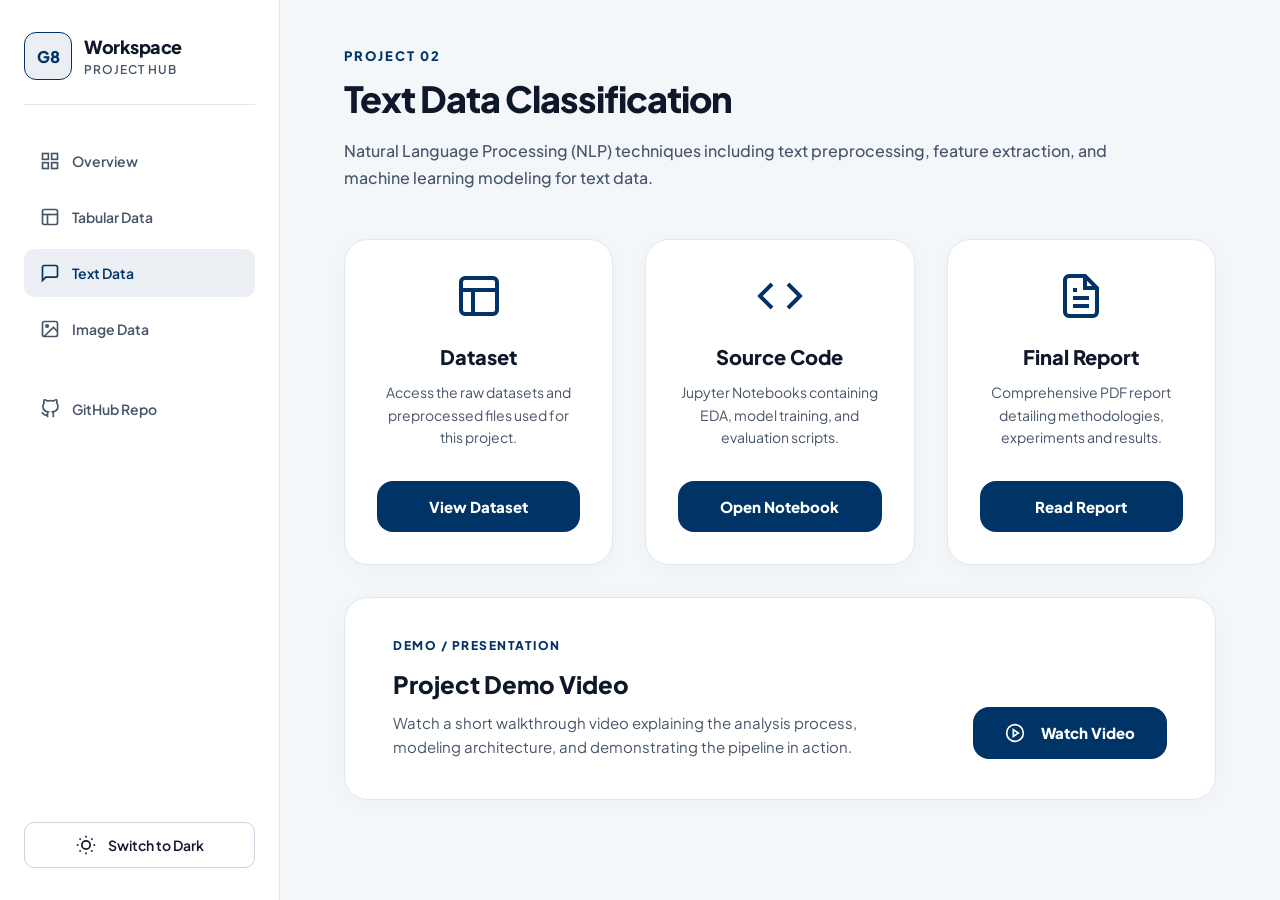
<file: text.html>
<!DOCTYPE html>
<html lang="vi" data-theme="light">

<head>
  <meta charset="UTF-8" />
  <meta name="viewport" content="width=device-width, initial-scale=1.0" />
  <title>Text Data Classification — G8 Workspace</title>
  <link href="https://fonts.googleapis.com/css2?family=Plus+Jakarta+Sans:wght@400;500;600;700;800&display=swap"
    rel="stylesheet" />
  <style>
    * {
      box-sizing: border-box;
      margin: 0;
      padding: 0;
    }

    /* --- CSS VARIABLES FOR THEMING --- */
    :root {
      /* Bảng màu HCMUT cố định */
      --hcmut-blue: #003366;
      --hcmut-gold: #fbc02d;

      /* DARK THEME (Mặc định) */
      --bg-app: #04101a;
      --bg-sidebar: #071726;
      --text-primary: #ffffff;
      --text-secondary: rgba(255, 255, 255, 0.6);
      --text-tertiary: rgba(255, 255, 255, 0.4);
      --border-light: rgba(255, 255, 255, 0.05);
      --border-medium: rgba(255, 255, 255, 0.1);
      --bg-card: rgba(255, 255, 255, 0.02);
      --bg-card-hover: rgba(255, 255, 255, 0.04);
      --bg-hover: rgba(255, 255, 255, 0.05);

      /* Accent Dark */
      --accent-main: #fbc02d;
      /* Gold */
      --accent-bg: rgba(251, 192, 45, 0.1);
      --accent-text: #071726;
      /* Chữ trên nền vàng */
      --shadow-card: none;
    }

    [data-theme="light"] {
      /* LIGHT THEME */
      --bg-app: #f4f7f9;
      --bg-sidebar: #ffffff;
      --text-primary: #0f172a;
      /* Slate 900 */
      --text-secondary: #475569;
      /* Slate 600 */
      --text-tertiary: #94a3b8;
      /* Slate 400 */
      --border-light: #e2e8f0;
      --border-medium: #cbd5e1;
      --bg-card: #ffffff;
      --bg-card-hover: #f8fafc;
      --bg-hover: #f1f5f9;

      /* Accent Light - Dùng màu Xanh Bách Khoa làm chủ đạo để dễ đọc */
      --accent-main: #003366;
      --accent-bg: rgba(0, 51, 102, 0.08);
      --accent-text: #ffffff;
      /* Chữ trên nền xanh */
      --shadow-card: 0 4px 20px rgba(0, 0, 0, 0.03);
    }

    body {
      font-family: 'Plus Jakarta Sans', sans-serif;
      background-color: var(--bg-app);
      color: var(--text-primary);
    }

    .app-container {
      display: flex;
      height: 100vh;
      overflow: hidden;
    }

    /* ─── SIDEBAR NAV ─── */
    .sidebar {
      width: 280px;
      background: var(--bg-sidebar);
      border-right: 1px solid var(--border-light);
      padding: 32px 24px;
      display: flex;
      flex-direction: column;
    }

    .logo-container {
      display: flex;
      align-items: center;
      gap: 12px;
      margin-bottom: 32px;
      padding-bottom: 24px;
      border-bottom: 1px solid var(--border-light);
    }

    .sidebar-avatar {
      width: 48px;
      height: 48px;
      background: var(--accent-bg);
      border: 1px solid var(--accent-main);
      border-radius: 12px;
      display: flex;
      align-items: center;
      justify-content: center;
      color: var(--accent-main);
      font-weight: 800;
      font-size: 16px;
    }

    .brand-group {
      display: flex;
      flex-direction: column;
    }

    .brand-name {
      font-weight: 800;
      font-size: 18px;
      letter-spacing: -0.5px;
      color: var(--text-primary);
    }

    .brand-sub {
      font-size: 12px;
      color: var(--text-secondary);
      text-transform: uppercase;
      letter-spacing: 1px;
      font-weight: 600;
      margin-top: 4px;
    }

    .nav-menu {
      display: flex;
      flex-direction: column;
      gap: 8px;
    }

    .nav-item {
      padding: 14px 16px;
      border-radius: 10px;
      font-size: 14px;
      font-weight: 600;
      color: var(--text-secondary);
      display: flex;
      align-items: center;
      gap: 12px;
      cursor: pointer;
      text-decoration: none;
    }

    .nav-item:hover {
      background: var(--bg-hover);
      color: var(--text-primary);
    }

    .nav-item.active {
      background: var(--accent-bg);
      color: var(--accent-main);
    }

    .nav-icon {
      width: 20px;
      height: 20px;
      stroke: currentColor;
      stroke-width: 2;
      fill: none;
    }

    /* Theme Toggle Button */
    .theme-toggle {
      margin-top: auto;
      /* Đẩy xuống dưới cùng */
      background: transparent;
      border: 1px solid var(--border-medium);
      color: var(--text-primary);
      padding: 12px 16px;
      border-radius: 10px;
      display: flex;
      align-items: center;
      justify-content: center;
      gap: 12px;
      font-weight: 600;
      font-size: 14px;
      cursor: pointer;
      transition: all 0.2s;
      font-family: inherit;
    }

    .theme-toggle:hover {
      background: var(--bg-hover);
    }

    .theme-toggle svg {
      width: 20px;
      height: 20px;
      stroke: currentColor;
      stroke-width: 2;
      fill: none;
    }

    /* ─── MAIN CONTENT (DASHBOARD) ─── */
    .main-content {
      flex: 1;
      padding: 48px 64px;
      overflow-y: auto;
      background: var(--bg-app);
    }

    /* UNIV HEADER */
    .univ-header {
      display: flex;
      align-items: center;
      gap: 24px;
      margin-bottom: 32px;
      padding-bottom: 32px;
      border-bottom: 1px dashed var(--border-medium);
    }

    /* Thêm background trắng nhẹ cho logo HCMUT để luôn nổi bật trên nền tối */
    .univ-logo {
      width: 80px;
      height: 80px;
      object-fit: contain;
      background: #ffffff;
      border-radius: 12px;
      padding: 8px;
      box-shadow: 0 2px 10px rgba(0, 0, 0, 0.1);
    }

    .univ-name {
      font-size: 18px;
      font-weight: 800;
      color: var(--accent-main);
      letter-spacing: 0.5px;
      text-transform: uppercase;
      margin-bottom: 6px;
    }

    .faculty-name {
      font-size: 15px;
      color: var(--text-secondary);
      font-weight: 500;
    }

    .header {
      margin-bottom: 48px;
    }

    .course-title {
      font-size: 36px;
      font-weight: 800;
      margin-bottom: 12px;
      letter-spacing: -1px;
    }

    .course-subtitle {
      color: var(--text-secondary);
      font-size: 16px;
      font-weight: 500;
    }

    .course-subtitle strong {
      color: var(--text-primary);
    }

    /* BENTO GRID */
    .dashboard-grid {
      display: grid;
      grid-template-columns: repeat(3, 1fr);
      gap: 32px;
    }

    .widget {
      background: var(--bg-card);
      border: 1px solid var(--border-light);
      border-radius: 24px;
      padding: 32px;
      display: flex;
      flex-direction: column;
      box-shadow: var(--shadow-card);
    }

    .widget:hover {
      border-color: var(--accent-main);
      background: var(--bg-card-hover);
    }

    /* Kích thước các widget */
    .w-team {
      grid-column: span 3;
      display: flex;
      flex-direction: row;
      justify-content: space-between;
      align-items: center;
      padding: 20px 28px;
    }

    .w-project {
      grid-column: span 1;
      min-height: 320px;
    }

    /* Widget nội dung */
    .w-title {
      font-size: 12px;
      font-weight: 800;
      color: var(--accent-main);
      text-transform: uppercase;
      letter-spacing: 1.5px;
      margin-bottom: 16px;
    }

    /* Team Widget */
    .team-list {
      display: flex;
      gap: 16px;
      flex-wrap: wrap;
    }

    .member-badge {
      background: var(--bg-hover);
      border: 1px solid var(--border-light);
      padding: 10px 20px;
      border-radius: 100px;
      display: flex;
      align-items: center;
      gap: 12px;
    }

    .member-name {
      font-weight: 700;
      font-size: 15px;
      color: var(--text-primary);
    }

    .member-id {
      font-family: monospace;
      font-size: 13px;
      color: var(--accent-main);
      font-weight: 600;
    }

    /* Project Widget */
    .w-project {
      position: relative;
    }

    .p-tag {
      font-size: 12px;
      font-weight: 800;
      color: var(--text-tertiary);
      letter-spacing: 2px;
      margin-bottom: 12px;
    }

    .p-title {
      font-size: 28px;
      font-weight: 800;
      margin-bottom: 20px;
      letter-spacing: -0.5px;
    }

    .p-desc {
      font-size: 15px;
      color: var(--text-secondary);
      line-height: 1.7;
      font-weight: 500;
    }

    .status-ring {
      position: absolute;
      top: 32px;
      right: 32px;
      width: 44px;
      height: 44px;
      border-radius: 50%;
      border: 4px solid var(--border-medium);
      border-top-color: var(--accent-main);
      border-right-color: var(--accent-main);
      transform: rotate(45deg);
    }

    .btn-open {
      margin-top: auto;
      display: inline-flex;
      align-items: center;
      justify-content: center;
      gap: 8px;
      background: var(--accent-main);
      color: var(--accent-text);
      font-weight: 800;
      font-size: 15px;
      padding: 16px;
      border-radius: 16px;
      text-decoration: none;
      transition: all 0.2s;
    }

    .btn-open:hover {
      filter: brightness(1.1);
      transform: scale(1.02);
    }
  </style>
</head>

<body>
  <div class="app-container">

    <!-- SIDEBAR -->
    <div class="sidebar">
      <div class="logo-container">
        <div class="sidebar-avatar">G8</div>
        <div class="brand-group">
          <div class="brand-name">Workspace</div>
          <div class="brand-sub">Project Hub</div>
        </div>
      </div>
      <div class="nav-menu">
        <a href="index.html" class="nav-item">
          <svg class="nav-icon" viewBox="0 0 24 24">
            <rect x="3" y="3" width="7" height="7"></rect>
            <rect x="14" y="3" width="7" height="7"></rect>
            <rect x="14" y="14" width="7" height="7"></rect>
            <rect x="3" y="14" width="7" height="7"></rect>
          </svg>
          Overview
        </a>
        <a href="tabular.html" class="nav-item">
          <svg class="nav-icon" viewBox="0 0 24 24">
            <rect x="3" y="3" width="18" height="18" rx="2" ry="2"></rect>
            <line x1="3" y1="9" x2="21" y2="9"></line>
            <line x1="9" y1="21" x2="9" y2="9"></line>
          </svg>
          Tabular Data
        </a>
        <a href="text.html" class="nav-item active">
          <svg class="nav-icon" viewBox="0 0 24 24">
            <path d="M21 15a2 2 0 0 1-2 2H7l-4 4V5a2 2 0 0 1 2-2h14a2 2 0 0 1 2 2z"></path>
          </svg>
          Text Data
        </a>
        <a href="image.html" class="nav-item">
          <svg class="nav-icon" viewBox="0 0 24 24">
            <rect x="3" y="3" width="18" height="18" rx="2" ry="2"></rect>
            <circle cx="8.5" cy="8.5" r="1.5"></circle>
            <polyline points="21 15 16 10 5 21"></polyline>
          </svg>
          Image Data
        </a>
        <a href="https://github.com/nhatnguyen920/G8-Workspace" target="_blank" class="nav-item" style="margin-top: 24px;">
          <svg class="nav-icon" viewBox="0 0 24 24">
            <path
              d="M9 19c-5 1.5-5-2.5-7-3m14 6v-3.87a3.37 3.37 0 0 0-.94-2.61c3.14-.35 6.44-1.54 6.44-7A5.44 5.44 0 0 0 20 4.77 5.07 5.07 0 0 0 19.91 1S18.73.65 16 2.48a13.38 13.38 0 0 0-7 0C6.27.65 5.09 1 5.09 1A5.07 5.07 0 0 0 5 4.77a5.44 5.44 0 0 0-1.5 3.78c0 5.42 3.3 6.61 6.44 7A3.37 3.37 0 0 0 9 18.13V22">
            </path>
          </svg>
          GitHub Repo
        </a>
      </div>

      <!-- Nút chuyển theme -->
      <button class="theme-toggle" id="theme-btn">
        <svg id="theme-icon" viewBox="0 0 24 24">
          <circle cx="12" cy="12" r="5"></circle><line x1="12" y1="1" x2="12" y2="3"></line><line x1="12" y1="21" x2="12" y2="23"></line><line x1="4.22" y1="4.22" x2="5.64" y2="5.64"></line><line x1="18.36" y1="18.36" x2="19.78" y2="19.78"></line><line x1="1" y1="12" x2="3" y2="12"></line><line x1="21" y1="12" x2="23" y2="12"></line><line x1="4.22" y1="19.78" x2="5.64" y2="18.36"></line><line x1="18.36" y1="5.64" x2="19.78" y2="4.22"></line>
        </svg>
        <span id="theme-text">Switch to Dark</span>
      </button>
    </div>

    <!-- MAIN CONTENT (PROJECT DETAILS) -->
    <div class="main-content">
      <div class="header" style="margin-bottom: 48px;">
        <div style="color: var(--accent-main); font-weight: 800; letter-spacing: 2px; margin-bottom: 12px; font-size: 13px;">PROJECT 02</div>
        <h1 class="course-title" style="margin-bottom: 16px;">Text Data Classification</h1>
        <div class="course-subtitle" style="max-width: 800px; line-height: 1.7; font-size: 16px;">
          Natural Language Processing (NLP) techniques including text preprocessing, feature extraction, and machine learning modeling for text data.
        </div>
      </div>

      <div class="dashboard-grid" style="grid-template-columns: repeat(3, 1fr); grid-auto-rows: unset;">
        <!-- Dataset -->
        <div class="widget" style="grid-column: span 1; min-height: 280px; display: flex; flex-direction: column; justify-content: center; align-items: center; text-align: center;">
          <svg width="48" height="48" viewBox="0 0 24 24" fill="none" stroke="var(--accent-main)" stroke-width="2" style="margin-bottom: 24px;"><rect x="3" y="3" width="18" height="18" rx="2" ry="2"></rect><line x1="3" y1="9" x2="21" y2="9"></line><line x1="9" y1="21" x2="9" y2="9"></line></svg>
          <h3 style="font-size: 20px; font-weight: 800; margin-bottom: 12px; color: var(--text-primary);">Dataset</h3>
          <p style="font-size: 14px; color: var(--text-secondary); margin-bottom: 32px; line-height: 1.6;">Access the raw datasets and preprocessed files used for this project.</p>
          <a href="#" class="btn-open" style="width: 100%;">View Dataset</a>
        </div>

        <!-- Source Code -->
        <div class="widget" style="grid-column: span 1; min-height: 280px; display: flex; flex-direction: column; justify-content: center; align-items: center; text-align: center;">
          <svg width="48" height="48" viewBox="0 0 24 24" fill="none" stroke="var(--accent-main)" stroke-width="2" style="margin-bottom: 24px;"><polyline points="16 18 22 12 16 6"></polyline><polyline points="8 6 2 12 8 18"></polyline></svg>
          <h3 style="font-size: 20px; font-weight: 800; margin-bottom: 12px; color: var(--text-primary);">Source Code</h3>
          <p style="font-size: 14px; color: var(--text-secondary); margin-bottom: 32px; line-height: 1.6;">Jupyter Notebooks containing EDA, model training, and evaluation scripts.</p>
          <a href="#" class="btn-open" style="width: 100%;">Open Notebook</a>
        </div>

        <!-- Report -->
        <div class="widget" style="grid-column: span 1; min-height: 280px; display: flex; flex-direction: column; justify-content: center; align-items: center; text-align: center;">
          <svg width="48" height="48" viewBox="0 0 24 24" fill="none" stroke="var(--accent-main)" stroke-width="2" style="margin-bottom: 24px;"><path d="M14 2H6a2 2 0 0 0-2 2v16a2 2 0 0 0 2 2h12a2 2 0 0 0 2-2V8z"></path><polyline points="14 2 14 8 20 8"></polyline><line x1="16" y1="13" x2="8" y2="13"></line><line x1="16" y1="17" x2="8" y2="17"></line><polyline points="10 9 9 9 8 9"></polyline></svg>
          <h3 style="font-size: 20px; font-weight: 800; margin-bottom: 12px; color: var(--text-primary);">Final Report</h3>
          <p style="font-size: 14px; color: var(--text-secondary); margin-bottom: 32px; line-height: 1.6;">Comprehensive PDF report detailing methodologies, experiments and results.</p>
          <a href="#" class="btn-open" style="width: 100%;">Read Report</a>
        </div>
        
        <!-- Demo Video -->
        <div class="widget" style="grid-column: span 3; display: flex; flex-direction: row; justify-content: space-between; align-items: center; padding: 40px 48px;">
          <div style="flex: 1; margin-right: 48px;">
            <div style="color: var(--accent-main); font-size: 12px; font-weight: 800; letter-spacing: 1.5px; text-transform: uppercase; margin-bottom: 16px;">Demo / Presentation</div>
            <h3 style="font-size: 24px; font-weight: 800; margin-bottom: 12px; color: var(--text-primary);">Project Demo Video</h3>
            <p style="font-size: 15px; color: var(--text-secondary); line-height: 1.6;">Watch a short walkthrough video explaining the analysis process, modeling architecture, and demonstrating the pipeline in action.</p>
          </div>
          <a href="#" class="btn-open" style="padding: 16px 32px;">
            <svg width="20" height="20" viewBox="0 0 24 24" fill="none" stroke="currentColor" stroke-width="2" style="margin-right: 8px;"><circle cx="12" cy="12" r="10"></circle><polygon points="10 8 16 12 10 16 10 8"></polygon></svg>
            Watch Video
          </a>
        </div>
      </div>
    </div>
  </div>

  <script>
    // Logic đổi theme Dark / Light
    const themeBtn = document.getElementById('theme-btn');
    const themeIcon = document.getElementById('theme-icon');
    const themeText = document.getElementById('theme-text');
    const htmlEl = document.documentElement;

    themeBtn.addEventListener('click', () => {
      const currentTheme = htmlEl.getAttribute('data-theme');
      if (currentTheme === 'dark') {
        htmlEl.setAttribute('data-theme', 'light');
        themeText.textContent = 'Switch to Dark';
        // Icon Sun
        themeIcon.innerHTML = '<circle cx="12" cy="12" r="5"></circle><line x1="12" y1="1" x2="12" y2="3"></line><line x1="12" y1="21" x2="12" y2="23"></line><line x1="4.22" y1="4.22" x2="5.64" y2="5.64"></line><line x1="18.36" y1="18.36" x2="19.78" y2="19.78"></line><line x1="1" y1="12" x2="3" y2="12"></line><line x1="21" y1="12" x2="23" y2="12"></line><line x1="4.22" y1="19.78" x2="5.64" y2="18.36"></line><line x1="18.36" y1="5.64" x2="19.78" y2="4.22"></line>';
      } else {
        htmlEl.setAttribute('data-theme', 'dark');
        themeText.textContent = 'Switch to Light';
        // Icon Moon
        themeIcon.innerHTML = '<path d="M21 12.79A9 9 0 1 1 11.21 3 7 7 0 0 0 21 12.79z"></path>';
      }
    });
  </script>
</body>

</html>
</file>
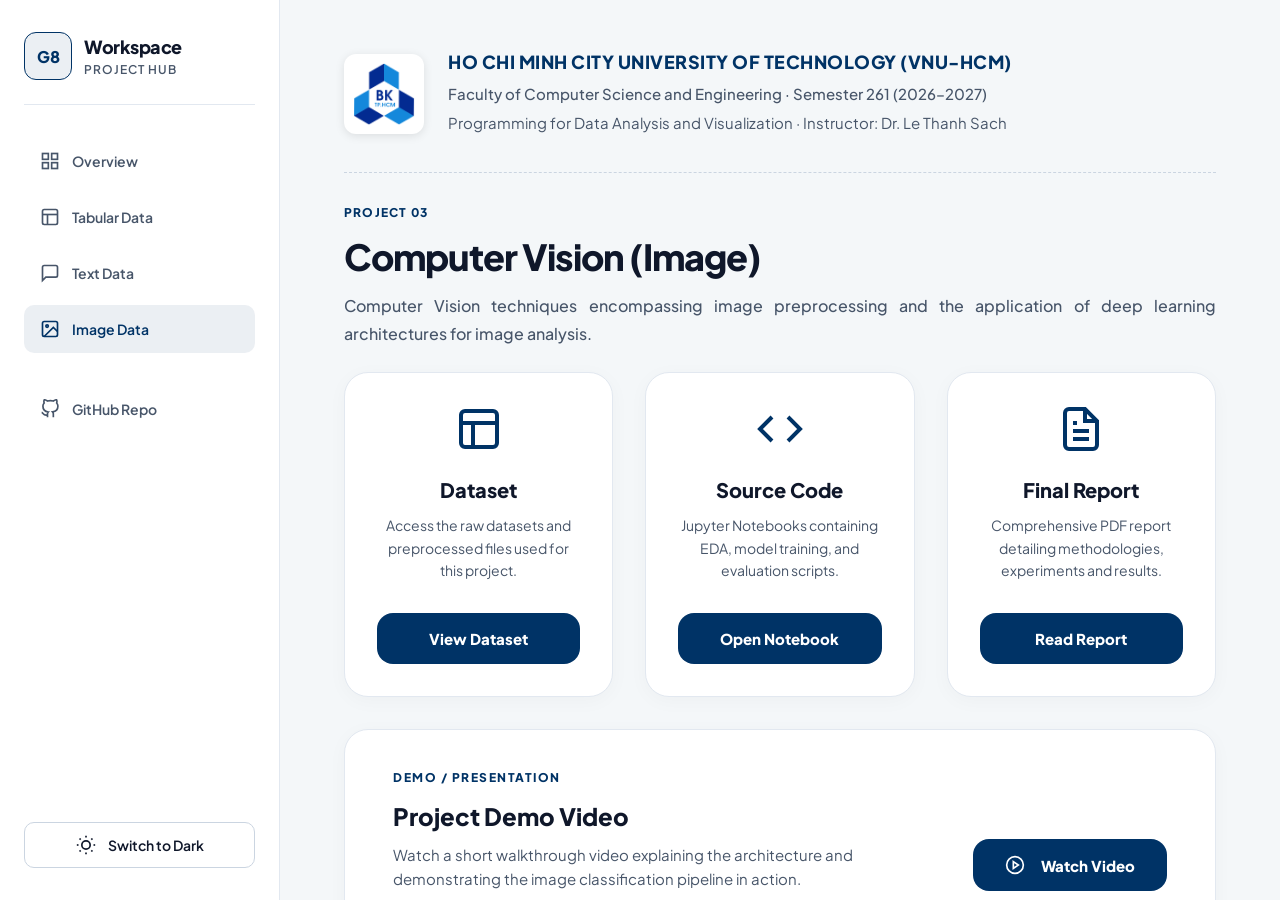
<file: docs/image.html>
<!DOCTYPE html>

<html data-theme="light" lang="vi">
<head>
<meta charset="utf-8"/>
<meta content="width=device-width, initial-scale=1.0" name="viewport"/>
<title>Computer Vision (Image) — G8 Workspace</title>
<link href="https://fonts.googleapis.com/css2?family=Plus+Jakarta+Sans:wght@400;500;600;700;800&amp;display=swap" rel="stylesheet"/>
<style>
    * {
      box-sizing: border-box;
      margin: 0;
      padding: 0;
    }

    /* --- CSS VARIABLES FOR THEMING --- */
    :root {
      /* Bảng màu HCMUT cố định */
      --hcmut-blue: #003366;
      --hcmut-gold: #fbc02d;

      /* DARK THEME (Mặc định) */
      --bg-app: #04101a;
      --bg-sidebar: #071726;
      --text-primary: #ffffff;
      --text-secondary: rgba(255, 255, 255, 0.6);
      --text-tertiary: rgba(255, 255, 255, 0.4);
      --border-light: rgba(255, 255, 255, 0.05);
      --border-medium: rgba(255, 255, 255, 0.1);
      --bg-card: rgba(255, 255, 255, 0.02);
      --bg-card-hover: rgba(255, 255, 255, 0.04);
      --bg-hover: rgba(255, 255, 255, 0.05);

      /* Accent Dark */
      --accent-main: #fbc02d;
      /* Gold */
      --accent-bg: rgba(251, 192, 45, 0.1);
      --accent-text: #071726;
      /* Chữ trên nền vàng */
      --shadow-card: none;
    }

    [data-theme="light"] {
      /* LIGHT THEME */
      --bg-app: #f4f7f9;
      --bg-sidebar: #ffffff;
      --text-primary: #0f172a;
      /* Slate 900 */
      --text-secondary: #475569;
      /* Slate 600 */
      --text-tertiary: #94a3b8;
      /* Slate 400 */
      --border-light: #e2e8f0;
      --border-medium: #cbd5e1;
      --bg-card: #ffffff;
      --bg-card-hover: #f8fafc;
      --bg-hover: #f1f5f9;

      /* Accent Light - Dùng màu Xanh Bách Khoa làm chủ đạo để dễ đọc */
      --accent-main: #003366;
      --accent-bg: rgba(0, 51, 102, 0.08);
      --accent-text: #ffffff;
      /* Chữ trên nền xanh */
      --shadow-card: 0 4px 20px rgba(0, 0, 0, 0.03);
    }

    body {
      font-family: 'Plus Jakarta Sans', sans-serif;
      background-color: var(--bg-app);
      color: var(--text-primary);
    }

    .app-container {
      display: flex;
      height: 100vh;
      overflow: hidden;
    }

    /* ─── SIDEBAR NAV ─── */
    .sidebar {
      width: 280px;
      background: var(--bg-sidebar);
      border-right: 1px solid var(--border-light);
      padding: 32px 24px;
      display: flex;
      flex-direction: column;
    }

    .logo-container {
      display: flex;
      align-items: center;
      gap: 12px;
      margin-bottom: 32px;
      padding-bottom: 24px;
      border-bottom: 1px solid var(--border-light);
    }

    .sidebar-avatar {
      width: 48px;
      height: 48px;
      background: var(--accent-bg);
      border: 1px solid var(--accent-main);
      border-radius: 12px;
      display: flex;
      align-items: center;
      justify-content: center;
      color: var(--accent-main);
      font-weight: 800;
      font-size: 16px;
    }

    .brand-group {
      display: flex;
      flex-direction: column;
    }

    .brand-name {
      font-weight: 800;
      font-size: 18px;
      letter-spacing: -0.5px;
      color: var(--text-primary);
    }

    .brand-sub {
      font-size: 12px;
      color: var(--text-secondary);
      text-transform: uppercase;
      letter-spacing: 1px;
      font-weight: 600;
      margin-top: 4px;
    }

    .nav-menu {
      display: flex;
      flex-direction: column;
      gap: 8px;
    }

    .nav-item {
      padding: 14px 16px;
      border-radius: 10px;
      font-size: 14px;
      font-weight: 600;
      color: var(--text-secondary);
      display: flex;
      align-items: center;
      gap: 12px;
      cursor: pointer;
      text-decoration: none;
    }

    .nav-item:hover {
      background: var(--bg-hover);
      color: var(--text-primary);
    }

    .nav-item.active {
      background: var(--accent-bg);
      color: var(--accent-main);
    }

    .nav-icon {
      width: 20px;
      height: 20px;
      stroke: currentColor;
      stroke-width: 2;
      fill: none;
    }

    /* Theme Toggle Button */
    .theme-toggle {
      margin-top: auto;
      /* Đẩy xuống dưới cùng */
      background: transparent;
      border: 1px solid var(--border-medium);
      color: var(--text-primary);
      padding: 12px 16px;
      border-radius: 10px;
      display: flex;
      align-items: center;
      justify-content: center;
      gap: 12px;
      font-weight: 600;
      font-size: 14px;
      cursor: pointer;
      transition: all 0.2s;
      font-family: inherit;
    }

    .theme-toggle:hover {
      background: var(--bg-hover);
    }

    .theme-toggle svg {
      width: 20px;
      height: 20px;
      stroke: currentColor;
      stroke-width: 2;
      fill: none;
    }

    /* ─── MAIN CONTENT (DASHBOARD) ─── */
    .main-content {
      flex: 1;
      padding: 48px 64px;
      overflow-y: auto;
      background: var(--bg-app);
    }

    /* UNIV HEADER */
    .univ-header {
      display: flex;
      align-items: center;
      gap: 24px;
      margin-bottom: 32px;
      padding-bottom: 32px;
      border-bottom: 1px dashed var(--border-medium);
    }

    /* Thêm background trắng nhẹ cho logo HCMUT để luôn nổi bật trên nền tối */
    .univ-logo {
      width: 80px;
      height: 80px;
      object-fit: contain;
      background: #ffffff;
      border-radius: 12px;
      padding: 8px;
      box-shadow: 0 2px 10px rgba(0, 0, 0, 0.1);
    }

    .univ-name {
      font-size: 18px;
      font-weight: 800;
      color: var(--accent-main);
      letter-spacing: 0.5px;
      text-transform: uppercase;
      margin-bottom: 6px;
    }

    .faculty-name {
      font-size: 15px;
      color: var(--text-secondary);
      font-weight: 500;
    }

    .header {
      margin-bottom: 48px;
    }

    .course-title {
      font-size: 36px;
      font-weight: 800;
      margin-bottom: 12px;
      letter-spacing: -1px;
    }

    .course-subtitle {
      color: var(--text-secondary);
      font-size: 16px;
      font-weight: 500;
    }

    .course-subtitle strong {
      color: var(--text-primary);
    }

    /* BENTO GRID */
    .dashboard-grid {
      display: grid;
      grid-template-columns: repeat(3, 1fr);
      gap: 32px;
    }

    .widget {
      background: var(--bg-card);
      border: 1px solid var(--border-light);
      border-radius: 24px;
      padding: 32px;
      display: flex;
      flex-direction: column;
      box-shadow: var(--shadow-card);
    }

    .widget:hover {
      border-color: var(--accent-main);
      background: var(--bg-card-hover);
    }

    /* Kích thước các widget */
    .w-team {
      grid-column: span 3;
      display: flex;
      flex-direction: row;
      justify-content: space-between;
      align-items: center;
      padding: 20px 28px;
    }

    .w-project {
      grid-column: span 1;
      min-height: 320px;
    }

    /* Widget nội dung */
    .w-title {
      font-size: 12px;
      font-weight: 800;
      color: var(--accent-main);
      text-transform: uppercase;
      letter-spacing: 1.5px;
      margin-bottom: 16px;
    }

    /* Team Widget */
    .team-list {
      display: flex;
      gap: 16px;
      flex-wrap: wrap;
    }

    .member-badge {
      background: var(--bg-hover);
      border: 1px solid var(--border-light);
      padding: 10px 20px;
      border-radius: 100px;
      display: flex;
      align-items: center;
      gap: 12px;
    }

    .member-name {
      font-weight: 700;
      font-size: 15px;
      color: var(--text-primary);
    }

    .member-id {
      font-family: monospace;
      font-size: 13px;
      color: var(--accent-main);
      font-weight: 600;
    }

    /* Project Widget */
    .w-project {
      position: relative;
    }

    .p-tag {
      font-size: 12px;
      font-weight: 800;
      color: var(--text-tertiary);
      letter-spacing: 2px;
      margin-bottom: 12px;
    }

    .p-title {
      font-size: 28px;
      font-weight: 800;
      margin-bottom: 20px;
      letter-spacing: -0.5px;
    }

    .p-desc {
      font-size: 15px;
      color: var(--text-secondary);
      line-height: 1.7;
      font-weight: 500;
    }

    .status-ring {
      position: absolute;
      top: 32px;
      right: 32px;
      width: 44px;
      height: 44px;
      border-radius: 50%;
      border: 4px solid var(--border-medium);
      border-top-color: var(--accent-main);
      border-right-color: var(--accent-main);
      transform: rotate(45deg);
    }

    .btn-open {
      margin-top: auto;
      display: inline-flex;
      align-items: center;
      justify-content: center;
      gap: 8px;
      background: var(--accent-main);
      color: var(--accent-text);
      font-weight: 800;
      font-size: 15px;
      padding: 16px;
      border-radius: 16px;
      text-decoration: none;
      transition: all 0.2s;
    }

    .btn-open:hover {
      filter: brightness(1.1);
      transform: scale(1.02);
    }
  </style>
<style id="shared-page-heading-style">
/* Match the Tabular report heading; keep project content and cards intact. */
.main-content > .univ-banner{display:flex;align-items:center;gap:24px;margin-bottom:32px;padding-bottom:32px;border-bottom:1px dashed var(--border-medium)}
.main-content > .univ-banner img{width:80px;height:80px;object-fit:contain;background:#fff;border-radius:12px;padding:8px;box-shadow:0 2px 10px rgba(0,0,0,.1)}
.main-content > .univ-banner .univ-name{font-size:18px;font-weight:800;color:var(--accent-main);letter-spacing:.5px;text-transform:uppercase;margin-bottom:6px;line-height:1.5}
.main-content > .univ-banner p{margin:3px 0;color:var(--text-secondary);font-size:15px;line-height:1.75}
.main-content > .univ-banner .faculty-name{font-weight:500}
.main-content > .shared-page-heading{padding:0 0 24px;margin-bottom:0!important}
.shared-page-heading h1.course-title{font-size:36px;font-weight:800;letter-spacing:-1px;line-height:1.3;max-width:950px;margin:14px 0 12px!important}
.shared-page-heading .course-subtitle{font-size:16px!important;font-weight:500;line-height:1.75!important;max-width:900px!important;text-align:justify;text-align-last:left}
.shared-page-heading .page-eyebrow{font-size:12px!important;letter-spacing:.1em!important;text-transform:uppercase}
@media(max-width:1100px) and (min-width:901px){.shared-page-heading h1.course-title{font-size:32px}}
@media(max-width:900px){.main-content > .univ-banner{gap:16px}.main-content > .univ-banner img{width:64px;height:64px}.main-content > .univ-banner .univ-name{font-size:16px}.main-content > .univ-banner p{font-size:14px}.shared-page-heading h1.course-title{font-size:30px}}
@media(max-width:480px){.main-content > .univ-banner img{width:52px;height:52px}.main-content > .univ-banner .univ-name{font-size:14px}.main-content > .univ-banner p{font-size:13px}.shared-page-heading h1.course-title{font-size:28px}}
</style></head>
<body>
<div class="app-container">
<!-- SIDEBAR -->
<div class="sidebar">
<div class="logo-container">
<div class="sidebar-avatar">G8</div>
<div class="brand-group">
<div class="brand-name">Workspace</div>
<div class="brand-sub">Project Hub</div>
</div>
</div>
<div class="nav-menu">
<a class="nav-item" href="index.html">
<svg class="nav-icon" viewbox="0 0 24 24">
<rect height="7" width="7" x="3" y="3"></rect>
<rect height="7" width="7" x="14" y="3"></rect>
<rect height="7" width="7" x="14" y="14"></rect>
<rect height="7" width="7" x="3" y="14"></rect>
</svg>
          Overview
        </a>
<a class="nav-item" href="tabular.html">
<svg class="nav-icon" viewbox="0 0 24 24">
<rect height="18" rx="2" ry="2" width="18" x="3" y="3"></rect>
<line x1="3" x2="21" y1="9" y2="9"></line>
<line x1="9" x2="9" y1="21" y2="9"></line>
</svg>
          Tabular Data
        </a>
<a class="nav-item" href="text.html">
<svg class="nav-icon" viewbox="0 0 24 24">
<path d="M21 15a2 2 0 0 1-2 2H7l-4 4V5a2 2 0 0 1 2-2h14a2 2 0 0 1 2 2z"></path>
</svg>
          Text Data
        </a>
<a class="nav-item active" href="image.html">
<svg class="nav-icon" viewbox="0 0 24 24">
<rect height="18" rx="2" ry="2" width="18" x="3" y="3"></rect>
<circle cx="8.5" cy="8.5" r="1.5"></circle>
<polyline points="21 15 16 10 5 21"></polyline>
</svg>
          Image Data
        </a>
<a class="nav-item" href="https://github.com/nhatnguyen920/G8-Workspace" style="margin-top: 24px;" target="_blank">
<svg class="nav-icon" viewbox="0 0 24 24">
<path d="M9 19c-5 1.5-5-2.5-7-3m14 6v-3.87a3.37 3.37 0 0 0-.94-2.61c3.14-.35 6.44-1.54 6.44-7A5.44 5.44 0 0 0 20 4.77 5.07 5.07 0 0 0 19.91 1S18.73.65 16 2.48a13.38 13.38 0 0 0-7 0C6.27.65 5.09 1 5.09 1A5.07 5.07 0 0 0 5 4.77a5.44 5.44 0 0 0-1.5 3.78c0 5.42 3.3 6.61 6.44 7A3.37 3.37 0 0 0 9 18.13V22">
</path>
</svg>
          GitHub Repo
        </a>
</div>
<!-- Nút chuyển theme -->
<button class="theme-toggle" id="theme-btn">
<svg id="theme-icon" viewbox="0 0 24 24">
<circle cx="12" cy="12" r="5"></circle><line x1="12" x2="12" y1="1" y2="3"></line><line x1="12" x2="12" y1="21" y2="23"></line><line x1="4.22" x2="5.64" y1="4.22" y2="5.64"></line><line x1="18.36" x2="19.78" y1="18.36" y2="19.78"></line><line x1="1" x2="3" y1="12" y2="12"></line><line x1="21" x2="23" y1="12" y2="12"></line><line x1="4.22" x2="5.64" y1="19.78" y2="18.36"></line><line x1="18.36" x2="19.78" y1="5.64" y2="4.22"></line>
</svg>
<span id="theme-text">Switch to Dark</span>
</button>
</div>
<!-- MAIN CONTENT (PROJECT DETAILS) -->
<div class="main-content"><header class="univ-banner univ-header">
<img alt="HCMUT Logo" class="univ-logo" src="image/hcmut.png"/>
<div>
<div class="univ-name">Ho Chi Minh City University of Technology (VNU-HCM)</div>
<p class="faculty-name">Faculty of Computer Science and Engineering · Semester 261 (2026–2027)</p>
<p>Programming for Data Analysis and Visualization · Instructor: Dr. Le Thanh Sach</p>
</div></header>
<div class="header shared-page-heading" style="margin-bottom: 48px;">
<div class="page-eyebrow" style="color: var(--accent-main); font-weight: 800; letter-spacing: 2px; margin-bottom: 12px; font-size: 13px;">PROJECT 03</div>
<h1 class="course-title" style="margin-bottom: 16px;">Computer Vision (Image)</h1>
<div class="course-subtitle" style="max-width: 800px; line-height: 1.7; font-size: 16px;">
          Computer Vision techniques encompassing image preprocessing and the application of deep learning architectures for image analysis.
        </div>
</div>
<div class="dashboard-grid" style="grid-template-columns: repeat(3, 1fr); grid-auto-rows: unset;">
<!-- Dataset -->
<div class="widget" style="grid-column: span 1; min-height: 280px; display: flex; flex-direction: column; justify-content: center; align-items: center; text-align: center;">
<svg fill="none" height="48" stroke="var(--accent-main)" stroke-width="2" style="margin-bottom: 24px;" viewbox="0 0 24 24" width="48"><rect height="18" rx="2" ry="2" width="18" x="3" y="3"></rect><line x1="3" x2="21" y1="9" y2="9"></line><line x1="9" x2="9" y1="21" y2="9"></line></svg>
<h3 style="font-size: 20px; font-weight: 800; margin-bottom: 12px; color: var(--text-primary);">Dataset</h3>
<p style="font-size: 14px; color: var(--text-secondary); margin-bottom: 32px; line-height: 1.6;">Access the raw datasets and preprocessed files used for this project.</p>
<a class="btn-open" href="https://github.com/AlexOlsen/DeepWeeds" style="width: 100%;" target="_blank">View Dataset</a>
</div>
<!-- Source Code -->
<div class="widget" style="grid-column: span 1; min-height: 280px; display: flex; flex-direction: column; justify-content: center; align-items: center; text-align: center;">
<svg fill="none" height="48" stroke="var(--accent-main)" stroke-width="2" style="margin-bottom: 24px;" viewbox="0 0 24 24" width="48"><polyline points="16 18 22 12 16 6"></polyline><polyline points="8 6 2 12 8 18"></polyline></svg>
<h3 style="font-size: 20px; font-weight: 800; margin-bottom: 12px; color: var(--text-primary);">Source Code</h3>
<p style="font-size: 14px; color: var(--text-secondary); margin-bottom: 32px; line-height: 1.6;">Jupyter Notebooks containing EDA, model training, and evaluation scripts.</p>
<a class="btn-open" href="https://colab.research.google.com/drive/1eqZ8ntPa9YFPnnwjWagouVwionhFO89f?usp=sharing" rel="noopener noreferrer" style="width: 100%;" target="_blank">Open Notebook</a>
</div>
<!-- Report -->
<div class="widget" style="grid-column: span 1; min-height: 280px; display: flex; flex-direction: column; justify-content: center; align-items: center; text-align: center;">
<svg fill="none" height="48" stroke="var(--accent-main)" stroke-width="2" style="margin-bottom: 24px;" viewbox="0 0 24 24" width="48"><path d="M14 2H6a2 2 0 0 0-2 2v16a2 2 0 0 0 2 2h12a2 2 0 0 0 2-2V8z"></path><polyline points="14 2 14 8 20 8"></polyline><line x1="16" x2="8" y1="13" y2="13"></line><line x1="16" x2="8" y1="17" y2="17"></line><polyline points="10 9 9 9 8 9"></polyline></svg>
<h3 style="font-size: 20px; font-weight: 800; margin-bottom: 12px; color: var(--text-primary);">Final Report</h3>
<p style="font-size: 14px; color: var(--text-secondary); margin-bottom: 32px; line-height: 1.6;">Comprehensive PDF report detailing methodologies, experiments and results.</p>
<a class="btn-open" href="#" style="width: 100%;">Read Report</a>
</div>
<!-- Demo Video -->
<div class="widget" style="grid-column: span 3; display: flex; flex-direction: row; justify-content: space-between; align-items: center; padding: 40px 48px;">
<div style="flex: 1; margin-right: 48px;">
<div style="color: var(--accent-main); font-size: 12px; font-weight: 800; letter-spacing: 1.5px; text-transform: uppercase; margin-bottom: 16px;">Demo / Presentation</div>
<h3 style="font-size: 24px; font-weight: 800; margin-bottom: 12px; color: var(--text-primary);">Project Demo Video</h3>
<p style="font-size: 15px; color: var(--text-secondary); line-height: 1.6;">Watch a short walkthrough video explaining the architecture and demonstrating the image classification pipeline in action.</p>
</div>
<a class="btn-open" href="#" style="padding: 16px 32px;">
<svg fill="none" height="20" stroke="currentColor" stroke-width="2" style="margin-right: 8px;" viewbox="0 0 24 24" width="20"><circle cx="12" cy="12" r="10"></circle><polygon points="10 8 16 12 10 16 10 8"></polygon></svg>
            Watch Video
          </a>
</div>
</div>
</div>
</div>
<script>
    // Logic đổi theme Dark / Light
    const themeBtn = document.getElementById('theme-btn');
    const themeIcon = document.getElementById('theme-icon');
    const themeText = document.getElementById('theme-text');
    const htmlEl = document.documentElement;

    themeBtn.addEventListener('click', () => {
      const currentTheme = htmlEl.getAttribute('data-theme');
      if (currentTheme === 'dark') {
        htmlEl.setAttribute('data-theme', 'light');
        themeText.textContent = 'Switch to Dark';
        // Icon Sun
        themeIcon.innerHTML = '<circle cx="12" cy="12" r="5"></circle><line x1="12" y1="1" x2="12" y2="3"></line><line x1="12" y1="21" x2="12" y2="23"></line><line x1="4.22" y1="4.22" x2="5.64" y2="5.64"></line><line x1="18.36" y1="18.36" x2="19.78" y2="19.78"></line><line x1="1" y1="12" x2="3" y2="12"></line><line x1="21" y1="12" x2="23" y2="12"></line><line x1="4.22" y1="19.78" x2="5.64" y2="18.36"></line><line x1="18.36" y1="5.64" x2="19.78" y2="4.22"></line>';
      } else {
        htmlEl.setAttribute('data-theme', 'dark');
        themeText.textContent = 'Switch to Light';
        // Icon Moon
        themeIcon.innerHTML = '<path d="M21 12.79A9 9 0 1 1 11.21 3 7 7 0 0 0 21 12.79z"></path>';
      }
    });
  </script>
</body>
</html>
</file>
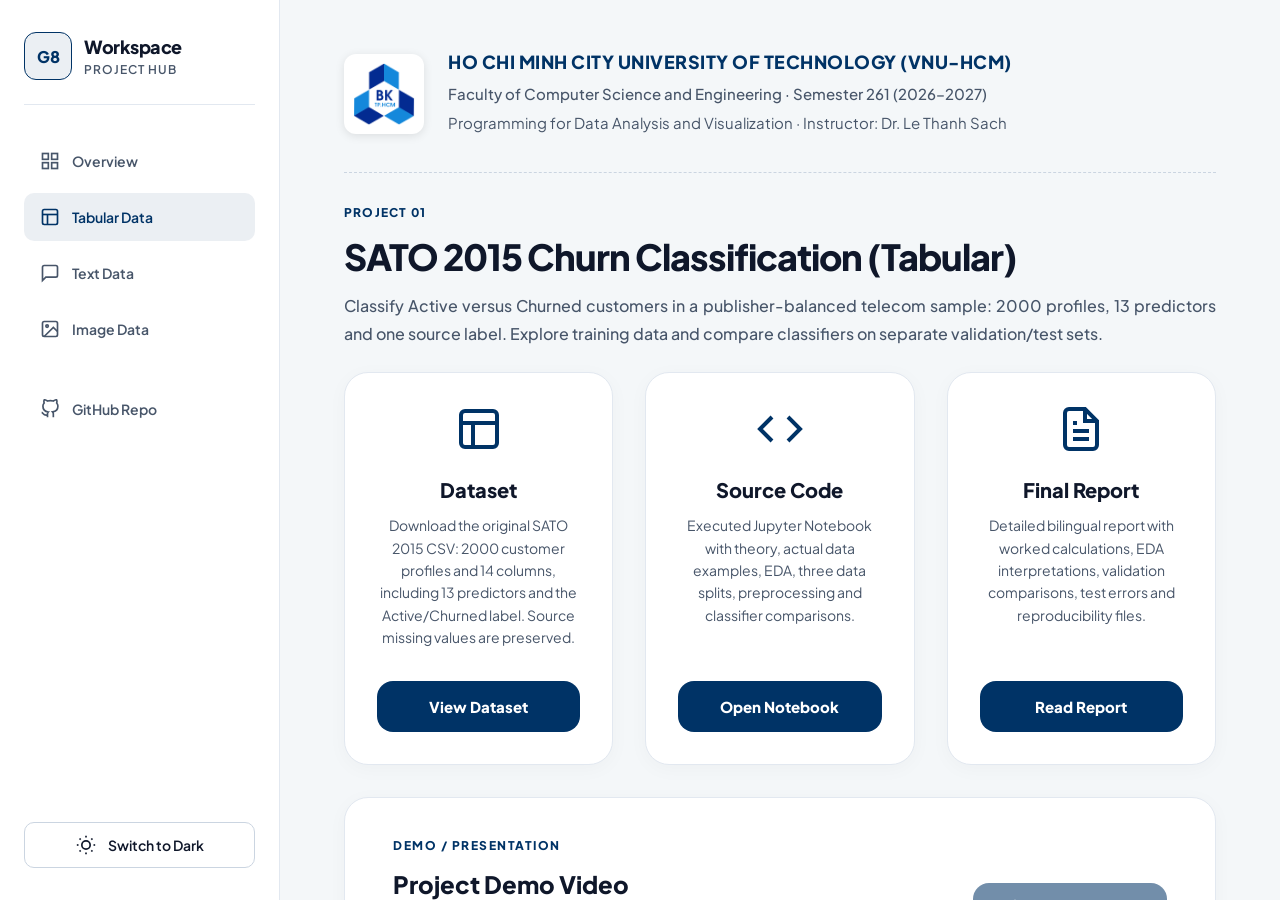
<file: docs/tabular.html>
<!DOCTYPE html>

<html data-theme="light" lang="en">
<head>
<meta charset="utf-8"/>
<meta content="width=device-width, initial-scale=1.0" name="viewport"/>
<title>SATO 2015 Churn Classification (Tabular) — G8 Workspace</title>
<link href="https://fonts.googleapis.com/css2?family=Plus+Jakarta+Sans:wght@400;500;600;700;800&amp;display=swap" rel="stylesheet"/>
<style>
    * {
      box-sizing: border-box;
      margin: 0;
      padding: 0;
    }

    /* --- CSS VARIABLES FOR THEMING --- */
    :root {
      /* Bảng màu HCMUT cố định */
      --hcmut-blue: #003366;
      --hcmut-gold: #fbc02d;

      /* DARK THEME (Mặc định) */
      --bg-app: #04101a;
      --bg-sidebar: #071726;
      --text-primary: #ffffff;
      --text-secondary: rgba(255, 255, 255, 0.6);
      --text-tertiary: rgba(255, 255, 255, 0.4);
      --border-light: rgba(255, 255, 255, 0.05);
      --border-medium: rgba(255, 255, 255, 0.1);
      --bg-card: rgba(255, 255, 255, 0.02);
      --bg-card-hover: rgba(255, 255, 255, 0.04);
      --bg-hover: rgba(255, 255, 255, 0.05);

      /* Accent Dark */
      --accent-main: #fbc02d;
      /* Gold */
      --accent-bg: rgba(251, 192, 45, 0.1);
      --accent-text: #071726;
      /* Chữ trên nền vàng */
      --shadow-card: none;
    }

    [data-theme="light"] {
      /* LIGHT THEME */
      --bg-app: #f4f7f9;
      --bg-sidebar: #ffffff;
      --text-primary: #0f172a;
      /* Slate 900 */
      --text-secondary: #475569;
      /* Slate 600 */
      --text-tertiary: #94a3b8;
      /* Slate 400 */
      --border-light: #e2e8f0;
      --border-medium: #cbd5e1;
      --bg-card: #ffffff;
      --bg-card-hover: #f8fafc;
      --bg-hover: #f1f5f9;

      /* Accent Light - Dùng màu Xanh Bách Khoa làm chủ đạo để dễ đọc */
      --accent-main: #003366;
      --accent-bg: rgba(0, 51, 102, 0.08);
      --accent-text: #ffffff;
      /* Chữ trên nền xanh */
      --shadow-card: 0 4px 20px rgba(0, 0, 0, 0.03);
    }

    body {
      font-family: 'Plus Jakarta Sans', sans-serif;
      background-color: var(--bg-app);
      color: var(--text-primary);
    }

    .app-container {
      display: flex;
      height: 100vh;
      overflow: hidden;
    }

    /* ─── SIDEBAR NAV ─── */
    .sidebar {
      width: 280px;
      background: var(--bg-sidebar);
      border-right: 1px solid var(--border-light);
      padding: 32px 24px;
      display: flex;
      flex-direction: column;
    }

    .logo-container {
      display: flex;
      align-items: center;
      gap: 12px;
      margin-bottom: 32px;
      padding-bottom: 24px;
      border-bottom: 1px solid var(--border-light);
    }

    .sidebar-avatar {
      width: 48px;
      height: 48px;
      background: var(--accent-bg);
      border: 1px solid var(--accent-main);
      border-radius: 12px;
      display: flex;
      align-items: center;
      justify-content: center;
      color: var(--accent-main);
      font-weight: 800;
      font-size: 16px;
    }

    .brand-group {
      display: flex;
      flex-direction: column;
    }

    .brand-name {
      font-weight: 800;
      font-size: 18px;
      letter-spacing: -0.5px;
      color: var(--text-primary);
    }

    .brand-sub {
      font-size: 12px;
      color: var(--text-secondary);
      text-transform: uppercase;
      letter-spacing: 1px;
      font-weight: 600;
      margin-top: 4px;
    }

    .nav-menu {
      display: flex;
      flex-direction: column;
      gap: 8px;
    }

    .nav-item {
      padding: 14px 16px;
      border-radius: 10px;
      font-size: 14px;
      font-weight: 600;
      color: var(--text-secondary);
      display: flex;
      align-items: center;
      gap: 12px;
      cursor: pointer;
      text-decoration: none;
    }

    .nav-item:hover {
      background: var(--bg-hover);
      color: var(--text-primary);
    }

    .nav-item.active {
      background: var(--accent-bg);
      color: var(--accent-main);
    }

    .nav-icon {
      width: 20px;
      height: 20px;
      stroke: currentColor;
      stroke-width: 2;
      fill: none;
    }

    /* Theme Toggle Button */
    .theme-toggle {
      margin-top: auto;
      /* Đẩy xuống dưới cùng */
      background: transparent;
      border: 1px solid var(--border-medium);
      color: var(--text-primary);
      padding: 12px 16px;
      border-radius: 10px;
      display: flex;
      align-items: center;
      justify-content: center;
      gap: 12px;
      font-weight: 600;
      font-size: 14px;
      cursor: pointer;
      transition: all 0.2s;
      font-family: inherit;
    }

    .theme-toggle:hover {
      background: var(--bg-hover);
    }

    .theme-toggle svg {
      width: 20px;
      height: 20px;
      stroke: currentColor;
      stroke-width: 2;
      fill: none;
    }

    /* ─── MAIN CONTENT (DASHBOARD) ─── */
    .main-content {
      flex: 1;
      padding: 48px 64px;
      overflow-y: auto;
      background: var(--bg-app);
    }

    /* UNIV HEADER */
    .univ-header {
      display: flex;
      align-items: center;
      gap: 24px;
      margin-bottom: 32px;
      padding-bottom: 32px;
      border-bottom: 1px dashed var(--border-medium);
    }

    /* Thêm background trắng nhẹ cho logo HCMUT để luôn nổi bật trên nền tối */
    .univ-logo {
      width: 80px;
      height: 80px;
      object-fit: contain;
      background: #ffffff;
      border-radius: 12px;
      padding: 8px;
      box-shadow: 0 2px 10px rgba(0, 0, 0, 0.1);
    }

    .univ-name {
      font-size: 18px;
      font-weight: 800;
      color: var(--accent-main);
      letter-spacing: 0.5px;
      text-transform: uppercase;
      margin-bottom: 6px;
    }

    .faculty-name {
      font-size: 15px;
      color: var(--text-secondary);
      font-weight: 500;
    }

    .header {
      margin-bottom: 48px;
    }

    .course-title {
      font-size: 36px;
      font-weight: 800;
      margin-bottom: 12px;
      letter-spacing: -1px;
    }

    .course-subtitle {
      color: var(--text-secondary);
      font-size: 16px;
      font-weight: 500;
    }

    .course-subtitle strong {
      color: var(--text-primary);
    }

    /* BENTO GRID */
    .dashboard-grid {
      display: grid;
      grid-template-columns: repeat(3, 1fr);
      gap: 32px;
    }

    .widget {
      background: var(--bg-card);
      border: 1px solid var(--border-light);
      border-radius: 24px;
      padding: 32px;
      display: flex;
      flex-direction: column;
      box-shadow: var(--shadow-card);
    }

    .widget:hover {
      border-color: var(--accent-main);
      background: var(--bg-card-hover);
    }

    /* Kích thước các widget */
    .w-team {
      grid-column: span 3;
      display: flex;
      flex-direction: row;
      justify-content: space-between;
      align-items: center;
      padding: 20px 28px;
    }

    .w-project {
      grid-column: span 1;
      min-height: 320px;
    }

    /* Widget nội dung */
    .w-title {
      font-size: 12px;
      font-weight: 800;
      color: var(--accent-main);
      text-transform: uppercase;
      letter-spacing: 1.5px;
      margin-bottom: 16px;
    }

    /* Team Widget */
    .team-list {
      display: flex;
      gap: 16px;
      flex-wrap: wrap;
    }

    .member-badge {
      background: var(--bg-hover);
      border: 1px solid var(--border-light);
      padding: 10px 20px;
      border-radius: 100px;
      display: flex;
      align-items: center;
      gap: 12px;
    }

    .member-name {
      font-weight: 700;
      font-size: 15px;
      color: var(--text-primary);
    }

    .member-id {
      font-family: monospace;
      font-size: 13px;
      color: var(--accent-main);
      font-weight: 600;
    }

    /* Project Widget */
    .w-project {
      position: relative;
    }

    .p-tag {
      font-size: 12px;
      font-weight: 800;
      color: var(--text-tertiary);
      letter-spacing: 2px;
      margin-bottom: 12px;
    }

    .p-title {
      font-size: 28px;
      font-weight: 800;
      margin-bottom: 20px;
      letter-spacing: -0.5px;
    }

    .p-desc {
      font-size: 15px;
      color: var(--text-secondary);
      line-height: 1.7;
      font-weight: 500;
    }

    .status-ring {
      position: absolute;
      top: 32px;
      right: 32px;
      width: 44px;
      height: 44px;
      border-radius: 50%;
      border: 4px solid var(--border-medium);
      border-top-color: var(--accent-main);
      border-right-color: var(--accent-main);
      transform: rotate(45deg);
    }

    .btn-open {
      margin-top: auto;
      display: inline-flex;
      align-items: center;
      justify-content: center;
      gap: 8px;
      background: var(--accent-main);
      color: var(--accent-text);
      font-weight: 800;
      font-size: 15px;
      padding: 16px;
      border-radius: 16px;
      text-decoration: none;
      transition: all 0.2s;
    }

    .btn-open:hover {
      filter: brightness(1.1);
      transform: scale(1.02);
    }
  </style>
<meta content="SATO telecom customer classification, training EDA and bilingual report." name="description"/><style>.btn-open[aria-disabled="true"]{opacity:.55;cursor:default}</style><style id="shared-page-heading-style">
/* Match the Tabular report heading; keep project content and cards intact. */
.main-content > .univ-banner{display:flex;align-items:center;gap:24px;margin-bottom:32px;padding-bottom:32px;border-bottom:1px dashed var(--border-medium)}
.main-content > .univ-banner img{width:80px;height:80px;object-fit:contain;background:#fff;border-radius:12px;padding:8px;box-shadow:0 2px 10px rgba(0,0,0,.1)}
.main-content > .univ-banner .univ-name{font-size:18px;font-weight:800;color:var(--accent-main);letter-spacing:.5px;text-transform:uppercase;margin-bottom:6px;line-height:1.5}
.main-content > .univ-banner p{margin:3px 0;color:var(--text-secondary);font-size:15px;line-height:1.75}
.main-content > .univ-banner .faculty-name{font-weight:500}
.main-content > .shared-page-heading{padding:0 0 24px;margin-bottom:0!important}
.shared-page-heading h1.course-title{font-size:36px;font-weight:800;letter-spacing:-1px;line-height:1.3;max-width:950px;margin:14px 0 12px!important}
.shared-page-heading .course-subtitle{font-size:16px!important;font-weight:500;line-height:1.75!important;max-width:900px!important;text-align:justify;text-align-last:left}
.shared-page-heading .page-eyebrow{font-size:12px!important;letter-spacing:.1em!important;text-transform:uppercase}
@media(max-width:1100px) and (min-width:901px){.shared-page-heading h1.course-title{font-size:32px}}
@media(max-width:900px){.main-content > .univ-banner{gap:16px}.main-content > .univ-banner img{width:64px;height:64px}.main-content > .univ-banner .univ-name{font-size:16px}.main-content > .univ-banner p{font-size:14px}.shared-page-heading h1.course-title{font-size:30px}}
@media(max-width:480px){.main-content > .univ-banner img{width:52px;height:52px}.main-content > .univ-banner .univ-name{font-size:14px}.main-content > .univ-banner p{font-size:13px}.shared-page-heading h1.course-title{font-size:28px}}
</style></head>
<body>
<div class="app-container">
<!-- SIDEBAR -->
<div class="sidebar">
<div class="logo-container">
<div class="sidebar-avatar">G8</div>
<div class="brand-group">
<div class="brand-name">Workspace</div>
<div class="brand-sub">Project Hub</div>
</div>
</div>
<div class="nav-menu">
<a class="nav-item" href="index.html">
<svg class="nav-icon" viewbox="0 0 24 24">
<rect height="7" width="7" x="3" y="3"></rect>
<rect height="7" width="7" x="14" y="3"></rect>
<rect height="7" width="7" x="14" y="14"></rect>
<rect height="7" width="7" x="3" y="14"></rect>
</svg>
          Overview
        </a>
<a aria-current="page" class="nav-item active" href="tabular.html">
<svg class="nav-icon" viewbox="0 0 24 24">
<rect height="18" rx="2" ry="2" width="18" x="3" y="3"></rect>
<line x1="3" x2="21" y1="9" y2="9"></line>
<line x1="9" x2="9" y1="21" y2="9"></line>
</svg>
          Tabular Data
        </a>
<a class="nav-item" href="text.html">
<svg class="nav-icon" viewbox="0 0 24 24">
<path d="M21 15a2 2 0 0 1-2 2H7l-4 4V5a2 2 0 0 1 2-2h14a2 2 0 0 1 2 2z"></path>
</svg>
          Text Data
        </a>
<a class="nav-item" href="image.html">
<svg class="nav-icon" viewbox="0 0 24 24">
<rect height="18" rx="2" ry="2" width="18" x="3" y="3"></rect>
<circle cx="8.5" cy="8.5" r="1.5"></circle>
<polyline points="21 15 16 10 5 21"></polyline>
</svg>
          Image Data
        </a>
<a class="nav-item" href="https://github.com/nhatnguyen920/G8-Workspace" rel="noopener noreferrer" style="margin-top: 24px;" target="_blank">
<svg class="nav-icon" viewbox="0 0 24 24">
<path d="M9 19c-5 1.5-5-2.5-7-3m14 6v-3.87a3.37 3.37 0 0 0-.94-2.61c3.14-.35 6.44-1.54 6.44-7A5.44 5.44 0 0 0 20 4.77 5.07 5.07 0 0 0 19.91 1S18.73.65 16 2.48a13.38 13.38 0 0 0-7 0C6.27.65 5.09 1 5.09 1A5.07 5.07 0 0 0 5 4.77a5.44 5.44 0 0 0-1.5 3.78c0 5.42 3.3 6.61 6.44 7A3.37 3.37 0 0 0 9 18.13V22">
</path>
</svg>
          GitHub Repo
        </a>
</div>
<!-- Nút chuyển theme -->
<button class="theme-toggle" id="theme-btn">
<svg id="theme-icon" viewbox="0 0 24 24">
<circle cx="12" cy="12" r="5"></circle><line x1="12" x2="12" y1="1" y2="3"></line><line x1="12" x2="12" y1="21" y2="23"></line><line x1="4.22" x2="5.64" y1="4.22" y2="5.64"></line><line x1="18.36" x2="19.78" y1="18.36" y2="19.78"></line><line x1="1" x2="3" y1="12" y2="12"></line><line x1="21" x2="23" y1="12" y2="12"></line><line x1="4.22" x2="5.64" y1="19.78" y2="18.36"></line><line x1="18.36" x2="19.78" y1="5.64" y2="4.22"></line>
</svg>
<span id="theme-text">Switch to Dark</span>
</button>
</div>
<!-- MAIN CONTENT (PROJECT DETAILS) -->
<div class="main-content"><header class="univ-banner univ-header">
<img alt="HCMUT Logo" class="univ-logo" src="image/hcmut.png"/>
<div>
<div class="univ-name">Ho Chi Minh City University of Technology (VNU-HCM)</div>
<p class="faculty-name">Faculty of Computer Science and Engineering · Semester 261 (2026–2027)</p>
<p>Programming for Data Analysis and Visualization · Instructor: Dr. Le Thanh Sach</p>
</div></header>
<div class="header shared-page-heading" style="margin-bottom: 48px;">
<div class="page-eyebrow" style="color: var(--accent-main); font-weight: 800; letter-spacing: 2px; margin-bottom: 12px; font-size: 13px;">PROJECT 01</div>
<h1 class="course-title" style="margin-bottom: 16px;">SATO 2015 Churn Classification (Tabular)</h1>
<div class="course-subtitle" style="max-width: 800px; line-height: 1.7; font-size: 16px;">Classify Active versus Churned customers in a publisher-balanced telecom sample: 2000 profiles, 13 predictors and one source label. Explore training data and compare classifiers on separate validation/test sets.</div>
</div>
<div class="dashboard-grid" style="grid-template-columns: repeat(3, 1fr); grid-auto-rows: unset;">
<!-- Dataset -->
<div class="widget" style="grid-column: span 1; min-height: 280px; display: flex; flex-direction: column; justify-content: center; align-items: center; text-align: center;">
<svg fill="none" height="48" stroke="var(--accent-main)" stroke-width="2" style="margin-bottom: 24px;" viewbox="0 0 24 24" width="48"><rect height="18" rx="2" ry="2" width="18" x="3" y="3"></rect><line x1="3" x2="21" y1="9" y2="9"></line><line x1="9" x2="9" y1="21" y2="9"></line></svg>
<h3 style="font-size: 20px; font-weight: 800; margin-bottom: 12px; color: var(--text-primary);">Dataset</h3>
<p style="font-size: 14px; color: var(--text-secondary); margin-bottom: 32px; line-height: 1.6;">Download the original SATO 2015 CSV: 2000 customer profiles and 14 columns, including 13 predictors and the Active/Churned label. Source missing values are preserved.</p>
<a class="btn-open" download="" href="assets/tabular_sato/sato2015.csv" style="width: 100%;">View Dataset</a>
</div>
<!-- Source Code -->
<div class="widget" style="grid-column: span 1; min-height: 280px; display: flex; flex-direction: column; justify-content: center; align-items: center; text-align: center;">
<svg fill="none" height="48" stroke="var(--accent-main)" stroke-width="2" style="margin-bottom: 24px;" viewbox="0 0 24 24" width="48"><polyline points="16 18 22 12 16 6"></polyline><polyline points="8 6 2 12 8 18"></polyline></svg>
<h3 style="font-size: 20px; font-weight: 800; margin-bottom: 12px; color: var(--text-primary);">Source Code</h3>
<p style="font-size: 14px; color: var(--text-secondary); margin-bottom: 32px; line-height: 1.6;">Executed Jupyter Notebook with theory, actual data examples, EDA, three data splits, preprocessing and classifier comparisons.</p>
<a class="btn-open" href="https://drive.google.com/file/d/1vDKunN-afh82bTskCJq5wao6R-PTnQJ0/view?usp=sharing" rel="noopener noreferrer" style="width: 100%;" target="_blank">Open Notebook</a>
</div>
<!-- Report -->
<div class="widget" style="grid-column: span 1; min-height: 280px; display: flex; flex-direction: column; justify-content: center; align-items: center; text-align: center;">
<svg fill="none" height="48" stroke="var(--accent-main)" stroke-width="2" style="margin-bottom: 24px;" viewbox="0 0 24 24" width="48"><path d="M14 2H6a2 2 0 0 0-2 2v16a2 2 0 0 0 2 2h12a2 2 0 0 0 2-2V8z"></path><polyline points="14 2 14 8 20 8"></polyline><line x1="16" x2="8" y1="13" y2="13"></line><line x1="16" x2="8" y1="17" y2="17"></line><polyline points="10 9 9 9 8 9"></polyline></svg>
<h3 style="font-size: 20px; font-weight: 800; margin-bottom: 12px; color: var(--text-primary);">Final Report</h3>
<p style="font-size: 14px; color: var(--text-secondary); margin-bottom: 32px; line-height: 1.6;">Detailed bilingual report with worked calculations, EDA interpretations, validation comparisons, test errors and reproducibility files.</p>
<a class="btn-open" href="tabular_report_en.html" style="width: 100%;">Read Report</a>
</div>
<!-- Demo Video -->
<div class="widget" id="demo-video" style="grid-column: span 3; display: flex; flex-direction: row; justify-content: space-between; align-items: center; padding: 40px 48px;">
<div style="flex: 1; margin-right: 48px;">
<div style="color: var(--accent-main); font-size: 12px; font-weight: 800; letter-spacing: 1.5px; text-transform: uppercase; margin-bottom: 16px;">Demo / Presentation</div>
<h3 style="font-size: 24px; font-weight: 800; margin-bottom: 12px; color: var(--text-primary);">Project Demo Video</h3>
<p style="font-size: 15px; color: var(--text-secondary); line-height: 1.6;">A project presentation video has not been added yet.</p>
</div>
<a aria-disabled="true" class="btn-open" href="#demo-video" style="padding: 16px 32px;" tabindex="-1" title="Presentation video is not available yet.">
<svg fill="none" height="20" stroke="currentColor" stroke-width="2" style="margin-right: 8px;" viewbox="0 0 24 24" width="20"><circle cx="12" cy="12" r="10"></circle><polygon points="10 8 16 12 10 16 10 8"></polygon></svg>
            Watch Video
          </a>
</div>
</div>
</div>
</div>
<script>
    // Logic đổi theme Dark / Light
    const themeBtn = document.getElementById('theme-btn');
    const themeIcon = document.getElementById('theme-icon');
    const themeText = document.getElementById('theme-text');
    const htmlEl = document.documentElement;

    themeBtn.addEventListener('click', () => {
      const currentTheme = htmlEl.getAttribute('data-theme');
      if (currentTheme === 'dark') {
        htmlEl.setAttribute('data-theme', 'light');
        themeText.textContent = 'Switch to Dark';
        // Icon Sun
        themeIcon.innerHTML = '<circle cx="12" cy="12" r="5"></circle><line x1="12" y1="1" x2="12" y2="3"></line><line x1="12" y1="21" x2="12" y2="23"></line><line x1="4.22" y1="4.22" x2="5.64" y2="5.64"></line><line x1="18.36" y1="18.36" x2="19.78" y2="19.78"></line><line x1="1" y1="12" x2="3" y2="12"></line><line x1="21" y1="12" x2="23" y2="12"></line><line x1="4.22" y1="19.78" x2="5.64" y2="18.36"></line><line x1="18.36" y1="5.64" x2="19.78" y2="4.22"></line>';
      } else {
        htmlEl.setAttribute('data-theme', 'dark');
        themeText.textContent = 'Switch to Light';
        // Icon Moon
        themeIcon.innerHTML = '<path d="M21 12.79A9 9 0 1 1 11.21 3 7 7 0 0 0 21 12.79z"></path>';
      }
    });
  </script>
<script>document.querySelector('[aria-disabled="true"]').addEventListener('click',event=>event.preventDefault());</script></body>
</html>
</file>
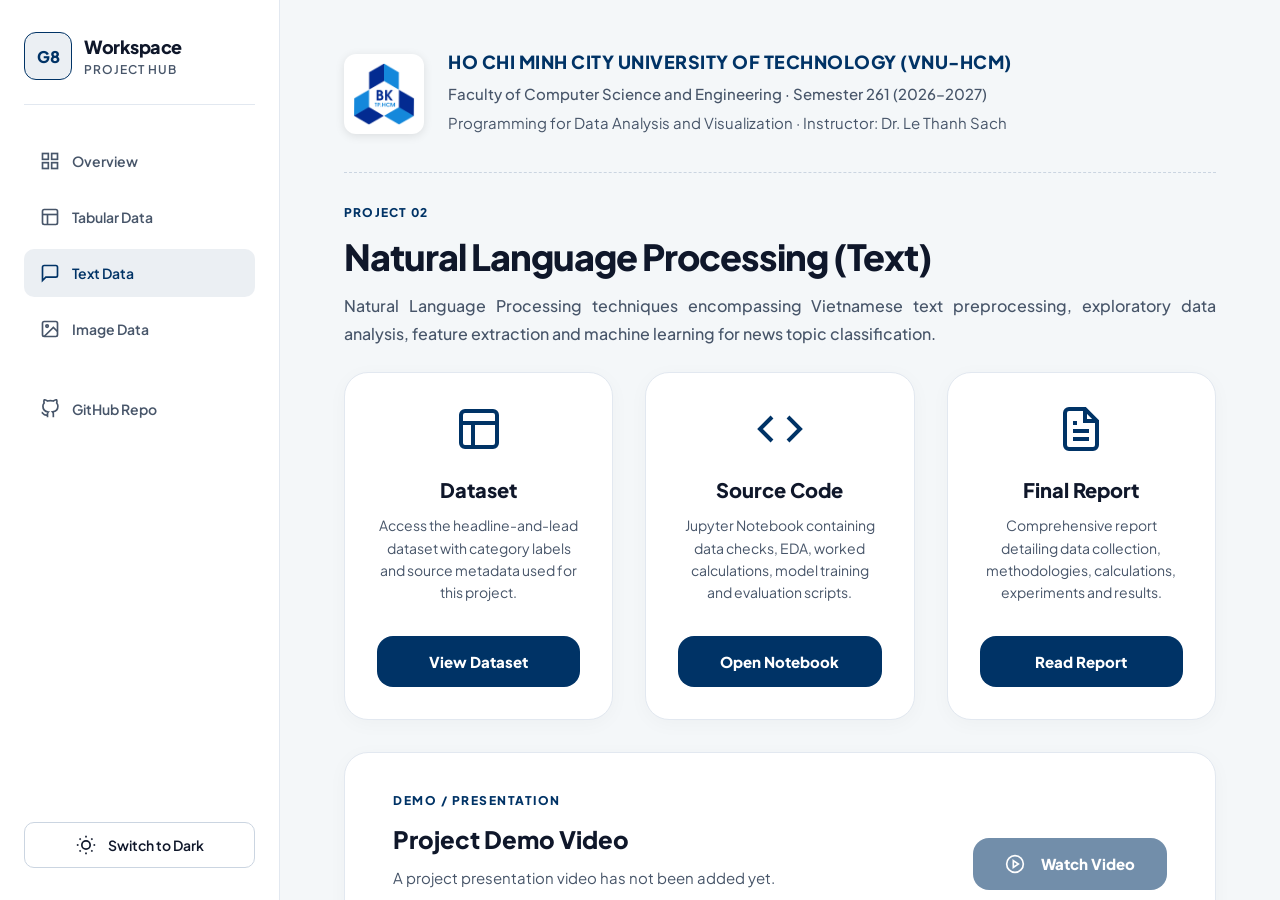
<file: docs/text.html>
<!DOCTYPE html>

<html data-theme="light" lang="en">
<head>
<meta charset="utf-8"/>
<meta content="width=device-width, initial-scale=1.0" name="viewport"/>
<title>Natural Language Processing (Text) — G8 Workspace</title>
<link href="https://fonts.googleapis.com/css2?family=Plus+Jakarta+Sans:wght@400;500;600;700;800&amp;display=swap" rel="stylesheet"/>
<style>
    * {
      box-sizing: border-box;
      margin: 0;
      padding: 0;
    }

    /* --- CSS VARIABLES FOR THEMING --- */
    :root {
      /* Bảng màu HCMUT cố định */
      --hcmut-blue: #003366;
      --hcmut-gold: #fbc02d;

      /* DARK THEME (Mặc định) */
      --bg-app: #04101a;
      --bg-sidebar: #071726;
      --text-primary: #ffffff;
      --text-secondary: rgba(255, 255, 255, 0.6);
      --text-tertiary: rgba(255, 255, 255, 0.4);
      --border-light: rgba(255, 255, 255, 0.05);
      --border-medium: rgba(255, 255, 255, 0.1);
      --bg-card: rgba(255, 255, 255, 0.02);
      --bg-card-hover: rgba(255, 255, 255, 0.04);
      --bg-hover: rgba(255, 255, 255, 0.05);

      /* Accent Dark */
      --accent-main: #fbc02d;
      /* Gold */
      --accent-bg: rgba(251, 192, 45, 0.1);
      --accent-text: #071726;
      /* Chữ trên nền vàng */
      --shadow-card: none;
    }

    [data-theme="light"] {
      /* LIGHT THEME */
      --bg-app: #f4f7f9;
      --bg-sidebar: #ffffff;
      --text-primary: #0f172a;
      /* Slate 900 */
      --text-secondary: #475569;
      /* Slate 600 */
      --text-tertiary: #94a3b8;
      /* Slate 400 */
      --border-light: #e2e8f0;
      --border-medium: #cbd5e1;
      --bg-card: #ffffff;
      --bg-card-hover: #f8fafc;
      --bg-hover: #f1f5f9;

      /* Accent Light - Dùng màu Xanh Bách Khoa làm chủ đạo để dễ đọc */
      --accent-main: #003366;
      --accent-bg: rgba(0, 51, 102, 0.08);
      --accent-text: #ffffff;
      /* Chữ trên nền xanh */
      --shadow-card: 0 4px 20px rgba(0, 0, 0, 0.03);
    }

    body {
      font-family: 'Plus Jakarta Sans', sans-serif;
      background-color: var(--bg-app);
      color: var(--text-primary);
    }

    .app-container {
      display: flex;
      height: 100vh;
      overflow: hidden;
    }

    /* ─── SIDEBAR NAV ─── */
    .sidebar {
      width: 280px;
      background: var(--bg-sidebar);
      border-right: 1px solid var(--border-light);
      padding: 32px 24px;
      display: flex;
      flex-direction: column;
    }

    .logo-container {
      display: flex;
      align-items: center;
      gap: 12px;
      margin-bottom: 32px;
      padding-bottom: 24px;
      border-bottom: 1px solid var(--border-light);
    }

    .sidebar-avatar {
      width: 48px;
      height: 48px;
      background: var(--accent-bg);
      border: 1px solid var(--accent-main);
      border-radius: 12px;
      display: flex;
      align-items: center;
      justify-content: center;
      color: var(--accent-main);
      font-weight: 800;
      font-size: 16px;
    }

    .brand-group {
      display: flex;
      flex-direction: column;
    }

    .brand-name {
      font-weight: 800;
      font-size: 18px;
      letter-spacing: -0.5px;
      color: var(--text-primary);
    }

    .brand-sub {
      font-size: 12px;
      color: var(--text-secondary);
      text-transform: uppercase;
      letter-spacing: 1px;
      font-weight: 600;
      margin-top: 4px;
    }

    .nav-menu {
      display: flex;
      flex-direction: column;
      gap: 8px;
    }

    .nav-item {
      padding: 14px 16px;
      border-radius: 10px;
      font-size: 14px;
      font-weight: 600;
      color: var(--text-secondary);
      display: flex;
      align-items: center;
      gap: 12px;
      cursor: pointer;
      text-decoration: none;
    }

    .nav-item:hover {
      background: var(--bg-hover);
      color: var(--text-primary);
    }

    .nav-item.active {
      background: var(--accent-bg);
      color: var(--accent-main);
    }

    .nav-icon {
      width: 20px;
      height: 20px;
      stroke: currentColor;
      stroke-width: 2;
      fill: none;
    }

    /* Theme Toggle Button */
    .theme-toggle {
      margin-top: auto;
      /* Đẩy xuống dưới cùng */
      background: transparent;
      border: 1px solid var(--border-medium);
      color: var(--text-primary);
      padding: 12px 16px;
      border-radius: 10px;
      display: flex;
      align-items: center;
      justify-content: center;
      gap: 12px;
      font-weight: 600;
      font-size: 14px;
      cursor: pointer;
      transition: all 0.2s;
      font-family: inherit;
    }

    .theme-toggle:hover {
      background: var(--bg-hover);
    }

    .theme-toggle svg {
      width: 20px;
      height: 20px;
      stroke: currentColor;
      stroke-width: 2;
      fill: none;
    }

    /* ─── MAIN CONTENT (DASHBOARD) ─── */
    .main-content {
      flex: 1;
      padding: 48px 64px;
      overflow-y: auto;
      background: var(--bg-app);
    }

    /* UNIV HEADER */
    .univ-header {
      display: flex;
      align-items: center;
      gap: 24px;
      margin-bottom: 32px;
      padding-bottom: 32px;
      border-bottom: 1px dashed var(--border-medium);
    }

    /* Thêm background trắng nhẹ cho logo HCMUT để luôn nổi bật trên nền tối */
    .univ-logo {
      width: 80px;
      height: 80px;
      object-fit: contain;
      background: #ffffff;
      border-radius: 12px;
      padding: 8px;
      box-shadow: 0 2px 10px rgba(0, 0, 0, 0.1);
    }

    .univ-name {
      font-size: 18px;
      font-weight: 800;
      color: var(--accent-main);
      letter-spacing: 0.5px;
      text-transform: uppercase;
      margin-bottom: 6px;
    }

    .faculty-name {
      font-size: 15px;
      color: var(--text-secondary);
      font-weight: 500;
    }

    .header {
      margin-bottom: 48px;
    }

    .course-title {
      font-size: 36px;
      font-weight: 800;
      margin-bottom: 12px;
      letter-spacing: -1px;
    }

    .course-subtitle {
      color: var(--text-secondary);
      font-size: 16px;
      font-weight: 500;
    }

    .course-subtitle strong {
      color: var(--text-primary);
    }

    /* BENTO GRID */
    .dashboard-grid {
      display: grid;
      grid-template-columns: repeat(3, 1fr);
      gap: 32px;
    }

    .widget {
      background: var(--bg-card);
      border: 1px solid var(--border-light);
      border-radius: 24px;
      padding: 32px;
      display: flex;
      flex-direction: column;
      box-shadow: var(--shadow-card);
    }

    .widget:hover {
      border-color: var(--accent-main);
      background: var(--bg-card-hover);
    }

    /* Kích thước các widget */
    .w-team {
      grid-column: span 3;
      display: flex;
      flex-direction: row;
      justify-content: space-between;
      align-items: center;
      padding: 20px 28px;
    }

    .w-project {
      grid-column: span 1;
      min-height: 320px;
    }

    /* Widget nội dung */
    .w-title {
      font-size: 12px;
      font-weight: 800;
      color: var(--accent-main);
      text-transform: uppercase;
      letter-spacing: 1.5px;
      margin-bottom: 16px;
    }

    /* Team Widget */
    .team-list {
      display: flex;
      gap: 16px;
      flex-wrap: wrap;
    }

    .member-badge {
      background: var(--bg-hover);
      border: 1px solid var(--border-light);
      padding: 10px 20px;
      border-radius: 100px;
      display: flex;
      align-items: center;
      gap: 12px;
    }

    .member-name {
      font-weight: 700;
      font-size: 15px;
      color: var(--text-primary);
    }

    .member-id {
      font-family: monospace;
      font-size: 13px;
      color: var(--accent-main);
      font-weight: 600;
    }

    /* Project Widget */
    .w-project {
      position: relative;
    }

    .p-tag {
      font-size: 12px;
      font-weight: 800;
      color: var(--text-tertiary);
      letter-spacing: 2px;
      margin-bottom: 12px;
    }

    .p-title {
      font-size: 28px;
      font-weight: 800;
      margin-bottom: 20px;
      letter-spacing: -0.5px;
    }

    .p-desc {
      font-size: 15px;
      color: var(--text-secondary);
      line-height: 1.7;
      font-weight: 500;
    }

    .status-ring {
      position: absolute;
      top: 32px;
      right: 32px;
      width: 44px;
      height: 44px;
      border-radius: 50%;
      border: 4px solid var(--border-medium);
      border-top-color: var(--accent-main);
      border-right-color: var(--accent-main);
      transform: rotate(45deg);
    }

    .btn-open {
      margin-top: auto;
      display: inline-flex;
      align-items: center;
      justify-content: center;
      gap: 8px;
      background: var(--accent-main);
      color: var(--accent-text);
      font-weight: 800;
      font-size: 15px;
      padding: 16px;
      border-radius: 16px;
      text-decoration: none;
      transition: all 0.2s;
    }

    .btn-open:hover {
      filter: brightness(1.1);
      transform: scale(1.02);
    }
  </style>
<meta content="Dataset, source code and detailed reports for Tuổi Trẻ news topic classification." name="description"/><style>.btn-open[aria-disabled="true"]{opacity:.55;cursor:default}</style><style id="shared-page-heading-style">
/* Match the Tabular report heading; keep project content and cards intact. */
.main-content > .univ-banner{display:flex;align-items:center;gap:24px;margin-bottom:32px;padding-bottom:32px;border-bottom:1px dashed var(--border-medium)}
.main-content > .univ-banner img{width:80px;height:80px;object-fit:contain;background:#fff;border-radius:12px;padding:8px;box-shadow:0 2px 10px rgba(0,0,0,.1)}
.main-content > .univ-banner .univ-name{font-size:18px;font-weight:800;color:var(--accent-main);letter-spacing:.5px;text-transform:uppercase;margin-bottom:6px;line-height:1.5}
.main-content > .univ-banner p{margin:3px 0;color:var(--text-secondary);font-size:15px;line-height:1.75}
.main-content > .univ-banner .faculty-name{font-weight:500}
.main-content > .shared-page-heading{padding:0 0 24px;margin-bottom:0!important}
.shared-page-heading h1.course-title{font-size:36px;font-weight:800;letter-spacing:-1px;line-height:1.3;max-width:950px;margin:14px 0 12px!important}
.shared-page-heading .course-subtitle{font-size:16px!important;font-weight:500;line-height:1.75!important;max-width:900px!important;text-align:justify;text-align-last:left}
.shared-page-heading .page-eyebrow{font-size:12px!important;letter-spacing:.1em!important;text-transform:uppercase}
@media(max-width:1100px) and (min-width:901px){.shared-page-heading h1.course-title{font-size:32px}}
@media(max-width:900px){.main-content > .univ-banner{gap:16px}.main-content > .univ-banner img{width:64px;height:64px}.main-content > .univ-banner .univ-name{font-size:16px}.main-content > .univ-banner p{font-size:14px}.shared-page-heading h1.course-title{font-size:30px}}
@media(max-width:480px){.main-content > .univ-banner img{width:52px;height:52px}.main-content > .univ-banner .univ-name{font-size:14px}.main-content > .univ-banner p{font-size:13px}.shared-page-heading h1.course-title{font-size:28px}}
</style></head>
<body>
<div class="app-container">
<!-- SIDEBAR -->
<div class="sidebar">
<div class="logo-container">
<div class="sidebar-avatar">G8</div>
<div class="brand-group">
<div class="brand-name">Workspace</div>
<div class="brand-sub">Project Hub</div>
</div>
</div>
<div class="nav-menu">
<a class="nav-item" href="index.html">
<svg class="nav-icon" viewbox="0 0 24 24">
<rect height="7" width="7" x="3" y="3"></rect>
<rect height="7" width="7" x="14" y="3"></rect>
<rect height="7" width="7" x="14" y="14"></rect>
<rect height="7" width="7" x="3" y="14"></rect>
</svg>
          Overview
        </a>
<a class="nav-item" href="tabular.html">
<svg class="nav-icon" viewbox="0 0 24 24">
<rect height="18" rx="2" ry="2" width="18" x="3" y="3"></rect>
<line x1="3" x2="21" y1="9" y2="9"></line>
<line x1="9" x2="9" y1="21" y2="9"></line>
</svg>
          Tabular Data
        </a>
<a aria-current="page" class="nav-item active" href="text.html">
<svg class="nav-icon" viewbox="0 0 24 24">
<path d="M21 15a2 2 0 0 1-2 2H7l-4 4V5a2 2 0 0 1 2-2h14a2 2 0 0 1 2 2z"></path>
</svg>
          Text Data
        </a>
<a class="nav-item" href="image.html">
<svg class="nav-icon" viewbox="0 0 24 24">
<rect height="18" rx="2" ry="2" width="18" x="3" y="3"></rect>
<circle cx="8.5" cy="8.5" r="1.5"></circle>
<polyline points="21 15 16 10 5 21"></polyline>
</svg>
          Image Data
        </a>
<a class="nav-item" href="https://github.com/nhatnguyen920/G8-Workspace" rel="noopener noreferrer" style="margin-top: 24px;" target="_blank">
<svg class="nav-icon" viewbox="0 0 24 24">
<path d="M9 19c-5 1.5-5-2.5-7-3m14 6v-3.87a3.37 3.37 0 0 0-.94-2.61c3.14-.35 6.44-1.54 6.44-7A5.44 5.44 0 0 0 20 4.77 5.07 5.07 0 0 0 19.91 1S18.73.65 16 2.48a13.38 13.38 0 0 0-7 0C6.27.65 5.09 1 5.09 1A5.07 5.07 0 0 0 5 4.77a5.44 5.44 0 0 0-1.5 3.78c0 5.42 3.3 6.61 6.44 7A3.37 3.37 0 0 0 9 18.13V22">
</path>
</svg>
          GitHub Repo
        </a>
</div>
<!-- Nút chuyển theme -->
<button class="theme-toggle" id="theme-btn">
<svg id="theme-icon" viewbox="0 0 24 24">
<circle cx="12" cy="12" r="5"></circle><line x1="12" x2="12" y1="1" y2="3"></line><line x1="12" x2="12" y1="21" y2="23"></line><line x1="4.22" x2="5.64" y1="4.22" y2="5.64"></line><line x1="18.36" x2="19.78" y1="18.36" y2="19.78"></line><line x1="1" x2="3" y1="12" y2="12"></line><line x1="21" x2="23" y1="12" y2="12"></line><line x1="4.22" x2="5.64" y1="19.78" y2="18.36"></line><line x1="18.36" x2="19.78" y1="5.64" y2="4.22"></line>
</svg>
<span id="theme-text">Switch to Dark</span>
</button>
</div>
<!-- MAIN CONTENT (PROJECT DETAILS) -->
<div class="main-content"><header class="univ-banner univ-header">
<img alt="HCMUT Logo" class="univ-logo" src="image/hcmut.png"/>
<div>
<div class="univ-name">Ho Chi Minh City University of Technology (VNU-HCM)</div>
<p class="faculty-name">Faculty of Computer Science and Engineering · Semester 261 (2026–2027)</p>
<p>Programming for Data Analysis and Visualization · Instructor: Dr. Le Thanh Sach</p>
</div></header>
<div class="header shared-page-heading" style="margin-bottom: 48px;">
<div class="page-eyebrow" style="color: var(--accent-main); font-weight: 800; letter-spacing: 2px; margin-bottom: 12px; font-size: 13px;">PROJECT 02</div>
<h1 class="course-title" style="margin-bottom: 16px;">Natural Language Processing (Text)</h1>
<div class="course-subtitle" style="max-width: 800px; line-height: 1.7; font-size: 16px;">Natural Language Processing techniques encompassing Vietnamese text preprocessing, exploratory data analysis, feature extraction and machine learning for news topic classification.</div>
</div>
<div class="dashboard-grid" style="grid-template-columns: repeat(3, 1fr); grid-auto-rows: unset;">
<!-- Dataset -->
<div class="widget" style="grid-column: span 1; min-height: 280px; display: flex; flex-direction: column; justify-content: center; align-items: center; text-align: center;">
<svg fill="none" height="48" stroke="var(--accent-main)" stroke-width="2" style="margin-bottom: 24px;" viewbox="0 0 24 24" width="48"><rect height="18" rx="2" ry="2" width="18" x="3" y="3"></rect><line x1="3" x2="21" y1="9" y2="9"></line><line x1="9" x2="9" y1="21" y2="9"></line></svg>
<h3 style="font-size: 20px; font-weight: 800; margin-bottom: 12px; color: var(--text-primary);">Dataset</h3>
<p style="font-size: 14px; color: var(--text-secondary); margin-bottom: 32px; line-height: 1.6;">Access the headline-and-lead dataset with category labels and source metadata used for this project.</p>
<a class="btn-open" download="" href="assets/text_title_sapo/tuoitre_title_sapo.csv" style="width: 100%;">View Dataset</a>
</div>
<!-- Source Code -->
<div class="widget" style="grid-column: span 1; min-height: 280px; display: flex; flex-direction: column; justify-content: center; align-items: center; text-align: center;">
<svg fill="none" height="48" stroke="var(--accent-main)" stroke-width="2" style="margin-bottom: 24px;" viewbox="0 0 24 24" width="48"><polyline points="16 18 22 12 16 6"></polyline><polyline points="8 6 2 12 8 18"></polyline></svg>
<h3 style="font-size: 20px; font-weight: 800; margin-bottom: 12px; color: var(--text-primary);">Source Code</h3>
<p style="font-size: 14px; color: var(--text-secondary); margin-bottom: 32px; line-height: 1.6;">Jupyter Notebook containing data checks, EDA, worked calculations, model training and evaluation scripts.</p>
<a class="btn-open" download="" href="assets/text_title_sapo/News_Classification_Tuoitre_Title_Sapo.ipynb" rel="noopener noreferrer" style="width: 100%;">Open Notebook</a>
</div>
<!-- Report -->
<div class="widget" style="grid-column: span 1; min-height: 280px; display: flex; flex-direction: column; justify-content: center; align-items: center; text-align: center;">
<svg fill="none" height="48" stroke="var(--accent-main)" stroke-width="2" style="margin-bottom: 24px;" viewbox="0 0 24 24" width="48"><path d="M14 2H6a2 2 0 0 0-2 2v16a2 2 0 0 0 2 2h12a2 2 0 0 0 2-2V8z"></path><polyline points="14 2 14 8 20 8"></polyline><line x1="16" x2="8" y1="13" y2="13"></line><line x1="16" x2="8" y1="17" y2="17"></line><polyline points="10 9 9 9 8 9"></polyline></svg>
<h3 style="font-size: 20px; font-weight: 800; margin-bottom: 12px; color: var(--text-primary);">Final Report</h3>
<p style="font-size: 14px; color: var(--text-secondary); margin-bottom: 32px; line-height: 1.6;">Comprehensive report detailing data collection, methodologies, calculations, experiments and results.</p>
<a class="btn-open" href="text_report_en.html" style="width: 100%;">Read Report</a>
</div>
<!-- Demo Video -->
<div class="widget" id="demo-video" style="grid-column: span 3; display: flex; flex-direction: row; justify-content: space-between; align-items: center; padding: 40px 48px;">
<div style="flex: 1; margin-right: 48px;">
<div style="color: var(--accent-main); font-size: 12px; font-weight: 800; letter-spacing: 1.5px; text-transform: uppercase; margin-bottom: 16px;">Demo / Presentation</div>
<h3 style="font-size: 24px; font-weight: 800; margin-bottom: 12px; color: var(--text-primary);">Project Demo Video</h3>
<p style="font-size: 15px; color: var(--text-secondary); line-height: 1.6;">A project presentation video has not been added yet.</p>
</div>
<a aria-disabled="true" class="btn-open" href="#demo-video" style="padding: 16px 32px;" tabindex="-1" title="Presentation video is not available yet.">
<svg fill="none" height="20" stroke="currentColor" stroke-width="2" style="margin-right: 8px;" viewbox="0 0 24 24" width="20"><circle cx="12" cy="12" r="10"></circle><polygon points="10 8 16 12 10 16 10 8"></polygon></svg>
            Watch Video
          </a>
</div>
</div>
</div>
</div>
<script>
    // Logic đổi theme Dark / Light
    const themeBtn = document.getElementById('theme-btn');
    const themeIcon = document.getElementById('theme-icon');
    const themeText = document.getElementById('theme-text');
    const htmlEl = document.documentElement;

    themeBtn.addEventListener('click', () => {
      const currentTheme = htmlEl.getAttribute('data-theme');
      if (currentTheme === 'dark') {
        htmlEl.setAttribute('data-theme', 'light');
        themeText.textContent = 'Switch to Dark';
        // Icon Sun
        themeIcon.innerHTML = '<circle cx="12" cy="12" r="5"></circle><line x1="12" y1="1" x2="12" y2="3"></line><line x1="12" y1="21" x2="12" y2="23"></line><line x1="4.22" y1="4.22" x2="5.64" y2="5.64"></line><line x1="18.36" y1="18.36" x2="19.78" y2="19.78"></line><line x1="1" y1="12" x2="3" y2="12"></line><line x1="21" y1="12" x2="23" y2="12"></line><line x1="4.22" y1="19.78" x2="5.64" y2="18.36"></line><line x1="18.36" y1="5.64" x2="19.78" y2="4.22"></line>';
      } else {
        htmlEl.setAttribute('data-theme', 'dark');
        themeText.textContent = 'Switch to Light';
        // Icon Moon
        themeIcon.innerHTML = '<path d="M21 12.79A9 9 0 1 1 11.21 3 7 7 0 0 0 21 12.79z"></path>';
      }
    });
  </script>
<script>document.querySelector('[aria-disabled="true"]').addEventListener('click',event=>event.preventDefault());</script></body>
</html>
</file>
